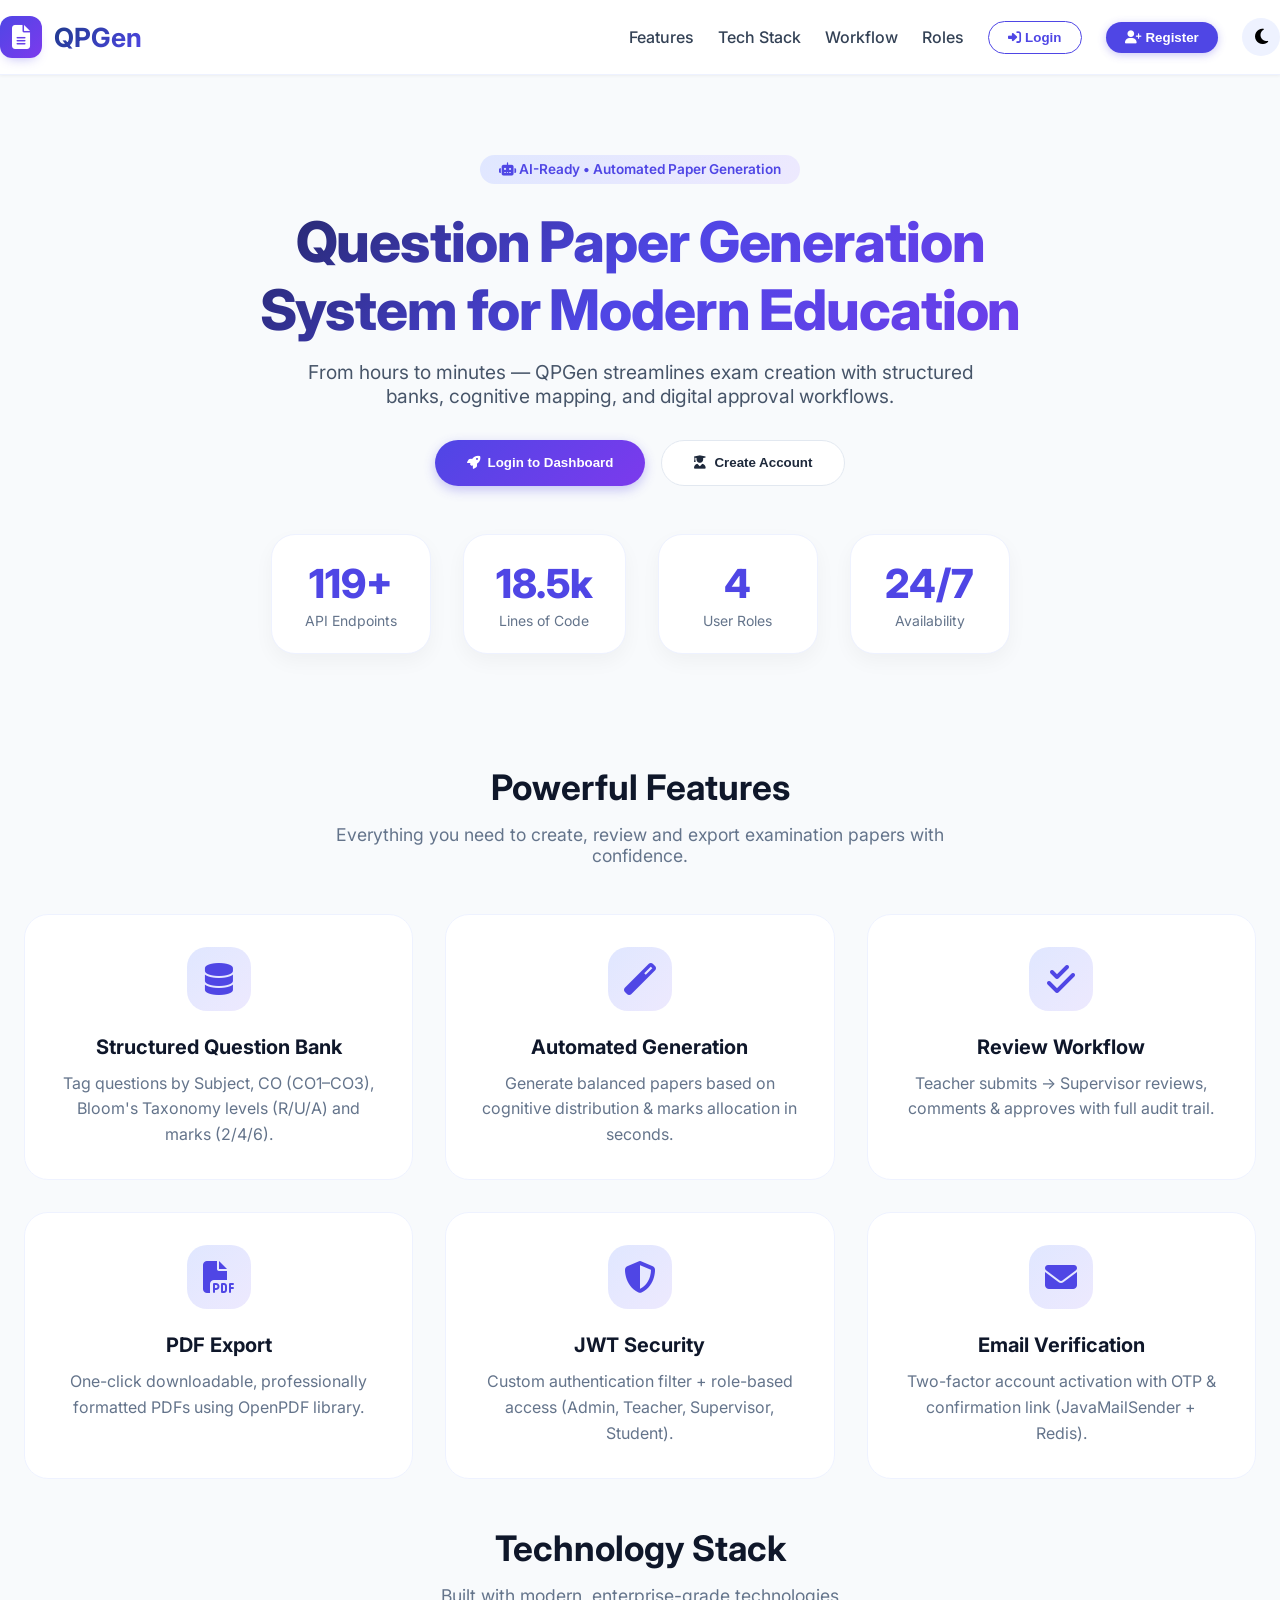
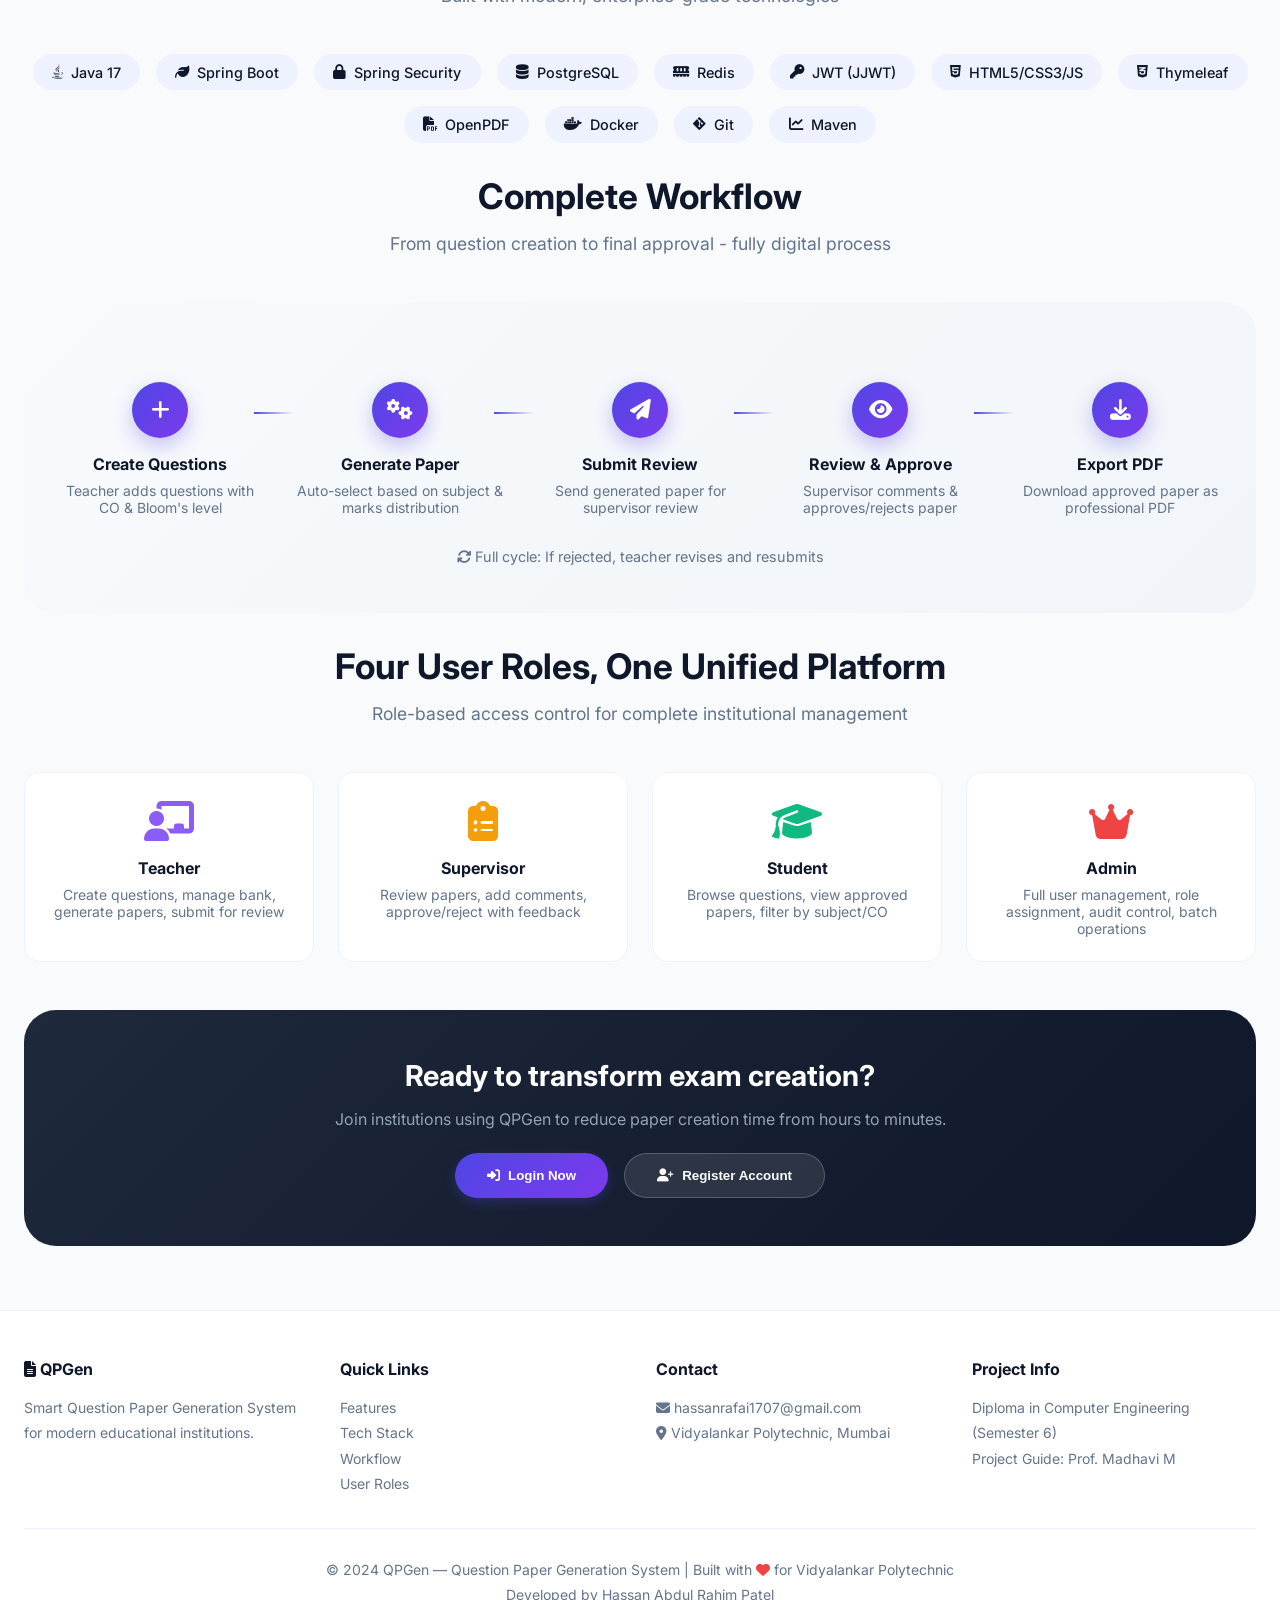
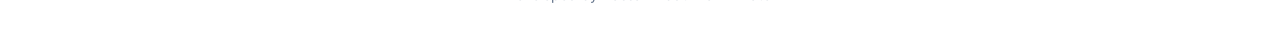
<file: FinalYearProject/src/main/resources/templates/index.html>
<!DOCTYPE html>
<html lang="en" xmlns:th="http://www.thymeleaf.org">
<head>
    <meta charset="UTF-8">
    <meta name="viewport" content="width=device-width, initial-scale=1.0">
    <title>QPGen | Smart Question Paper Generation System</title>
    <meta name="description" content="Automated question paper generation system with role-based access, CO mapping, and digital approval workflows.">
    <meta name="author" content="Hassan Abdul Rahim Patel">

    <!-- Font Awesome 6 -->
    <link rel="stylesheet" href="https://cdnjs.cloudflare.com/ajax/libs/font-awesome/6.4.0/css/all.min.css">

    <!-- Google Fonts -->
    <link href="https://fonts.googleapis.com/css2?family=Inter:opsz,wght@14..32,300;14..32,400;14..32,500;14..32,600;14..32,700;14..32,800&display=swap" rel="stylesheet">

    <!-- AOS Animation Library -->
    <link href="https://unpkg.com/aos@2.3.1/dist/aos.css" rel="stylesheet">

    <style>
        * {
            margin: 0;
            padding: 0;
            box-sizing: border-box;
        }

        body {
            font-family: 'Inter', sans-serif;
            background: #f8fafc;
            color: #0f172a;
            scroll-behavior: smooth;
            overflow-x: hidden;
        }

        /* Dark Mode */
        body.dark {
            background: #0b1120;
            color: #e2e8f0;
        }

        body.dark .navbar,
        body.dark .footer,
        body.dark .card,
        body.dark .feature-card,
        body.dark .stat-card,
        body.dark .workflow-card,
        body.dark .role-card {
            background: #111827;
            border-color: #1e293b;
        }

        body.dark .hero-badge {
            background: #1e293b;
            color: #93c5fd;
        }

        body.dark .tech-badge {
            background: #1e293b;
            color: #cbd5e1;
        }

        body.dark .btn-outline {
            border-color: #334155;
            color: #cbd5e1;
        }

        body.dark .btn-outline:hover {
            background: #1e293b;
            border-color: #4f46e5;
        }

        /* Custom Scrollbar */
        ::-webkit-scrollbar {
            width: 10px;
        }

        ::-webkit-scrollbar-track {
            background: #e2e8f0;
        }

        ::-webkit-scrollbar-thumb {
            background: #4f46e5;
            border-radius: 10px;
        }

        ::-webkit-scrollbar-thumb:hover {
            background: #4338ca;
        }

        body.dark ::-webkit-scrollbar-track {
            background: #1e293b;
        }

        /* Container */
        .container {
            max-width: 1280px;
            margin: 0 auto;
            padding: 0 24px;
        }

        /* Navigation */
        .navbar {
            background: rgba(255, 255, 255, 0.95);
            backdrop-filter: blur(10px);
            box-shadow: 0 1px 3px rgba(0, 0, 0, 0.05);
            position: sticky;
            top: 0;
            z-index: 1000;
            border-bottom: 1px solid #eef2ff;
            transition: all 0.3s ease;
        }

        body.dark .navbar {
            background: rgba(15, 23, 42, 0.95);
            border-bottom-color: #1e293b;
        }

        .nav-flex {
            display: flex;
            justify-content: space-between;
            align-items: center;
            padding: 1rem 0;
        }

        .logo {
            display: flex;
            align-items: center;
            gap: 12px;
        }

        .logo-icon {
            background: linear-gradient(135deg, #4f46e5, #7c3aed);
            width: 42px;
            height: 42px;
            border-radius: 12px;
            display: flex;
            align-items: center;
            justify-content: center;
            font-size: 1.5rem;
            color: white;
            box-shadow: 0 6px 12px -6px rgba(79, 70, 229, 0.4);
        }

        .logo h1 {
            font-size: 1.65rem;
            font-weight: 700;
            background: linear-gradient(135deg, #1e3a8a, #4f46e5);
            -webkit-background-clip: text;
            background-clip: text;
            color: transparent;
        }

        body.dark .logo h1 {
            background: linear-gradient(135deg, #60a5fa, #a78bfa);
            -webkit-background-clip: text;
            background-clip: text;
        }

        .nav-links {
            display: flex;
            gap: 1.5rem;
            align-items: center;
            flex-wrap: wrap;
        }

        .nav-links a {
            text-decoration: none;
            font-weight: 500;
            color: #334155;
            transition: 0.2s;
        }

        body.dark .nav-links a {
            color: #cbd5e1;
        }

        .nav-links a:hover {
            color: #4f46e5;
        }

        .btn-login {
            background: transparent;
            border: 1.5px solid #4f46e5;
            padding: 0.5rem 1.2rem;
            border-radius: 40px;
            font-weight: 600;
            color: #4f46e5;
            transition: 0.2s;
            cursor: pointer;
        }

        .btn-login:hover {
            background: #4f46e5;
            color: white;
            transform: translateY(-1px);
        }

        .btn-register {
            background: #4f46e5;
            border: none;
            padding: 0.5rem 1.2rem;
            border-radius: 40px;
            font-weight: 600;
            color: white;
            transition: 0.2s;
            cursor: pointer;
            box-shadow: 0 2px 8px rgba(79, 70, 229, 0.3);
        }

        .btn-register:hover {
            background: #4338ca;
            transform: translateY(-1px);
            box-shadow: 0 4px 12px rgba(79, 70, 229, 0.4);
        }

        .theme-toggle-btn {
            background: #eef2ff;
            border: none;
            width: 38px;
            height: 38px;
            border-radius: 50%;
            cursor: pointer;
            font-size: 1.1rem;
            display: flex;
            align-items: center;
            justify-content: center;
            transition: 0.2s;
        }

        body.dark .theme-toggle-btn {
            background: #1e293b;
            color: #facc15;
        }

        .theme-toggle-btn:hover {
            transform: rotate(15deg);
        }

        /* Mobile Menu Button */
        .mobile-menu-btn {
            display: none;
            background: none;
            border: none;
            font-size: 1.5rem;
            cursor: pointer;
            color: #334155;
        }

        body.dark .mobile-menu-btn {
            color: #cbd5e1;
        }

        /* Hero Section */
        .hero {
            padding: 5rem 0 4rem;
            text-align: center;
        }

        .hero-badge {
            display: inline-block;
            background: linear-gradient(135deg, #e0e7ff, #ede9fe);
            padding: 0.4rem 1.2rem;
            border-radius: 40px;
            font-size: 0.85rem;
            font-weight: 600;
            color: #4f46e5;
            margin-bottom: 1.5rem;
            animation: fadeInUp 0.6s ease;
        }

        .hero h1 {
            font-size: 3.5rem;
            font-weight: 800;
            letter-spacing: -0.02em;
            background: linear-gradient(135deg, #0f172a, #4f46e5, #7c3aed);
            -webkit-background-clip: text;
            background-clip: text;
            color: transparent;
            margin-bottom: 1rem;
            animation: fadeInUp 0.6s ease 0.1s both;
        }

        body.dark .hero h1 {
            background: linear-gradient(135deg, #e2e8f0, #a78bfa, #c4b5fd);
            -webkit-background-clip: text;
            background-clip: text;
        }

        .hero p {
            font-size: 1.2rem;
            max-width: 700px;
            margin: 1rem auto;
            color: #475569;
            animation: fadeInUp 0.6s ease 0.2s both;
        }

        body.dark .hero p {
            color: #94a3b8;
        }

        .cta-group {
            margin-top: 2rem;
            display: flex;
            gap: 1rem;
            justify-content: center;
            flex-wrap: wrap;
            animation: fadeInUp 0.6s ease 0.3s both;
        }

        .btn-primary {
            background: linear-gradient(135deg, #4f46e5, #7c3aed);
            color: white;
            padding: 0.9rem 2rem;
            border-radius: 40px;
            font-weight: 600;
            text-decoration: none;
            transition: all 0.3s;
            box-shadow: 0 4px 12px rgba(79, 70, 229, 0.3);
            display: inline-flex;
            align-items: center;
            gap: 0.5rem;
            border: none;
            cursor: pointer;
        }

        .btn-primary:hover {
            transform: translateY(-2px);
            box-shadow: 0 8px 20px rgba(79, 70, 229, 0.4);
        }

        .btn-secondary {
            background: white;
            color: #1e293b;
            padding: 0.9rem 2rem;
            border-radius: 40px;
            font-weight: 600;
            text-decoration: none;
            transition: all 0.3s;
            border: 1px solid #e2e8f0;
            display: inline-flex;
            align-items: center;
            gap: 0.5rem;
            cursor: pointer;
        }

        body.dark .btn-secondary {
            background: #1e293b;
            color: #e2e8f0;
            border-color: #334155;
        }

        .btn-secondary:hover {
            transform: translateY(-2px);
            box-shadow: 0 4px 12px rgba(0, 0, 0, 0.1);
        }

        /* Stats Section */
        .stats-grid {
            display: flex;
            flex-wrap: wrap;
            justify-content: center;
            gap: 2rem;
            margin: 3rem 0;
        }

        .stat-card {
            background: white;
            border-radius: 1.5rem;
            padding: 1.5rem 2rem;
            text-align: center;
            box-shadow: 0 8px 20px rgba(0, 0, 0, 0.04);
            border: 1px solid #eef2ff;
            min-width: 160px;
            transition: transform 0.3s;
        }

        .stat-card:hover {
            transform: translateY(-5px);
        }

        .stat-number {
            font-size: 2.5rem;
            font-weight: 800;
            color: #4f46e5;
        }

        .stat-label {
            color: #64748b;
            font-size: 0.875rem;
            margin-top: 0.25rem;
        }

        /* Section Titles */
        .section-title {
            font-size: 2.2rem;
            font-weight: 700;
            margin-bottom: 1rem;
            text-align: center;
        }

        .section-sub {
            text-align: center;
            color: #64748b;
            max-width: 680px;
            margin: 0 auto 3rem auto;
            font-size: 1.1rem;
        }

        /* Features Grid */
        .features-grid {
            display: grid;
            grid-template-columns: repeat(auto-fit, minmax(300px, 1fr));
            gap: 2rem;
            margin: 3rem 0;
        }

        .feature-card {
            background: white;
            border-radius: 1.5rem;
            padding: 2rem;
            border: 1px solid #eef2ff;
            transition: all 0.3s;
            text-align: center;
        }

        .feature-card:hover {
            transform: translateY(-8px);
            box-shadow: 0 20px 30px -12px rgba(0, 0, 0, 0.1);
        }

        .feature-icon {
            background: linear-gradient(135deg, #e0e7ff, #ede9fe);
            width: 64px;
            height: 64px;
            border-radius: 20px;
            display: flex;
            align-items: center;
            justify-content: center;
            font-size: 2rem;
            color: #4f46e5;
            margin: 0 auto 1.5rem;
        }

        .feature-card h3 {
            font-size: 1.25rem;
            margin-bottom: 0.75rem;
        }

        .feature-card p {
            color: #64748b;
            line-height: 1.6;
        }

        body.dark .feature-card p {
            color: #94a3b8;
        }

        /* Tech Stack */
        .tech-cloud {
            display: flex;
            flex-wrap: wrap;
            justify-content: center;
            gap: 1rem;
            margin: 2rem 0;
        }

        .tech-badge {
            background: #eef2ff;
            padding: 0.6rem 1.2rem;
            border-radius: 60px;
            font-weight: 500;
            font-size: 0.9rem;
            display: inline-flex;
            align-items: center;
            gap: 0.5rem;
            transition: transform 0.2s;
        }

        .tech-badge:hover {
            transform: scale(1.05);
        }

        body.dark .tech-badge {
            background: #1e293b;
        }

        /* Workflow Section */
        .workflow-section {
            background: linear-gradient(135deg, #f8fafc, #f1f5f9);
            border-radius: 2rem;
            padding: 3rem 2rem;
            margin: 2rem 0;
        }

        body.dark .workflow-section {
            background: linear-gradient(135deg, #0f172a, #111827);
        }

        .workflow-steps {
            display: flex;
            flex-wrap: wrap;
            justify-content: center;
            gap: 2rem;
            margin-top: 2rem;
        }

        .step {
            text-align: center;
            flex: 1;
            min-width: 140px;
            position: relative;
        }

        @media (min-width: 769px) {
            .step:not(:last-child)::after {
                content: '';
                position: absolute;
                top: 30px;
                right: -30px;
                width: 40px;
                height: 2px;
                background: linear-gradient(90deg, #4f46e5, transparent);
            }
        }

        .step .circle {
            background: linear-gradient(135deg, #4f46e5, #7c3aed);
            width: 56px;
            height: 56px;
            margin: 0 auto 1rem;
            border-radius: 60px;
            display: flex;
            align-items: center;
            justify-content: center;
            color: white;
            font-weight: bold;
            font-size: 1.3rem;
            box-shadow: 0 8px 20px rgba(79, 70, 229, 0.3);
        }

        .step h4 {
            margin-bottom: 0.5rem;
        }

        .step p {
            color: #64748b;
            font-size: 0.875rem;
        }

        body.dark .step p {
            color: #94a3b8;
        }

        /* Role Cards */
        .roles-grid {
            display: grid;
            grid-template-columns: repeat(auto-fit, minmax(220px, 1fr));
            gap: 1.5rem;
            margin: 2rem 0;
        }

        .role-card {
            background: white;
            border-radius: 1rem;
            padding: 1.5rem;
            text-align: center;
            border: 1px solid #eef2ff;
            transition: all 0.3s;
        }

        .role-card:hover {
            transform: translateY(-5px);
            box-shadow: 0 10px 25px -5px rgba(0, 0, 0, 0.1);
        }

        body.dark .role-card {
            background: #1e293b;
        }

        .role-icon {
            font-size: 2.5rem;
            margin-bottom: 0.75rem;
        }

        .role-card h4 {
            margin-bottom: 0.5rem;
        }

        .role-card p {
            color: #64748b;
            font-size: 0.875rem;
        }

        body.dark .role-card p {
            color: #94a3b8;
        }

        /* CTA Section */
        .cta-section {
            background: linear-gradient(135deg, #1e293b, #0f172a);
            border-radius: 2rem;
            padding: 3rem;
            text-align: center;
            margin: 3rem 0;
        }

        .cta-section h3 {
            color: white;
            font-size: 1.8rem;
            margin-bottom: 1rem;
        }

        .cta-section p {
            color: #94a3b8;
            margin-bottom: 1.5rem;
        }

        .cta-buttons {
            display: flex;
            gap: 1rem;
            justify-content: center;
            flex-wrap: wrap;
        }

        /* Footer */
        .footer {
            background: white;
            border-top: 1px solid #eef2ff;
            margin-top: 4rem;
            padding: 3rem 0 2rem;
        }

        body.dark .footer {
            background: #0f172a;
            border-top-color: #1e293b;
        }

        .footer-content {
            display: grid;
            grid-template-columns: repeat(auto-fit, minmax(250px, 1fr));
            gap: 2rem;
            margin-bottom: 2rem;
        }

        .footer-section h4 {
            margin-bottom: 1rem;
            font-size: 1rem;
        }

        .footer-section p, .footer-section a {
            color: #64748b;
            text-decoration: none;
            line-height: 1.8;
            font-size: 0.875rem;
        }

        .footer-section a:hover {
            color: #4f46e5;
        }

        .footer-bottom {
            text-align: center;
            padding-top: 2rem;
            border-top: 1px solid #eef2ff;
            color: #64748b;
            font-size: 0.875rem;
        }

        body.dark .footer-bottom {
            border-top-color: #1e293b;
        }

        /* Animations */
        @keyframes fadeInUp {
            from {
                opacity: 0;
                transform: translateY(30px);
            }
            to {
                opacity: 1;
                transform: translateY(0);
            }
        }

        /* Responsive */
        @media (max-width: 768px) {
            .nav-links {
                display: none;
                position: fixed;
                top: 70px;
                left: 0;
                right: 0;
                background: white;
                flex-direction: column;
                padding: 1rem;
                gap: 1rem;
                box-shadow: 0 4px 12px rgba(0, 0, 0, 0.1);
                border-radius: 0 0 1rem 1rem;
            }

            body.dark .nav-links {
                background: #1e293b;
            }

            .nav-links.active {
                display: flex;
            }

            .mobile-menu-btn {
                display: block;
            }

            .hero h1 {
                font-size: 2.2rem;
            }

            .section-title {
                font-size: 1.8rem;
            }

            .workflow-steps {
                flex-direction: column;
                align-items: center;
            }

            .cta-section {
                padding: 2rem;
            }

            .cta-section h3 {
                font-size: 1.4rem;
            }
        }
    </style>
</head>
<body>

<nav class="navbar">
    <div class="container nav-flex">
        <div class="logo">
            <div class="logo-icon"><i class="fas fa-file-alt"></i></div>
            <h1>QPGen</h1>
        </div>

        <button class="mobile-menu-btn" id="mobileMenuBtn">
            <i class="fas fa-bars"></i>
        </button>

        <div class="nav-links" id="navLinks">
            <a href="#features">Features</a>
            <a href="#tech">Tech Stack</a>
            <a href="#workflow">Workflow</a>
            <a href="#roles">Roles</a>
            <button class="btn-login" id="navLoginBtn"><i class="fas fa-sign-in-alt"></i> Login</button>
            <button class="btn-register" id="navRegisterBtn"><i class="fas fa-user-plus"></i> Register</button>
            <button class="theme-toggle-btn" id="darkModeToggle"><i class="fas fa-moon"></i></button>
        </div>
    </div>
</nav>

<main>
    <div class="container">
        <!-- Hero Section -->
        <div class="hero">
            <span class="hero-badge">
                <i class="fas fa-robot"></i> AI-Ready • Automated Paper Generation
            </span>
            <h1>Question Paper Generation<br>System for Modern Education</h1>
            <p>From hours to minutes — QPGen streamlines exam creation with structured banks, cognitive mapping, and digital approval workflows.</p>
            <div class="cta-group">
                <button class="btn-primary" id="heroLoginBtn">
                    <i class="fas fa-rocket"></i> Login to Dashboard
                </button>
                <button class="btn-secondary" id="heroRegisterBtn">
                    <i class="fas fa-user-graduate"></i> Create Account
                </button>
            </div>

            <!-- Stats -->
            <div class="stats-grid">
                <div class="stat-card">
                    <div class="stat-number">119+</div>
                    <div class="stat-label">API Endpoints</div>
                </div>
                <div class="stat-card">
                    <div class="stat-number">18.5k</div>
                    <div class="stat-label">Lines of Code</div>
                </div>
                <div class="stat-card">
                    <div class="stat-number">4</div>
                    <div class="stat-label">User Roles</div>
                </div>
                <div class="stat-card">
                    <div class="stat-number">24/7</div>
                    <div class="stat-label">Availability</div>
                </div>
            </div>
        </div>

        <!-- Features Section -->
        <div id="features">
            <h2 class="section-title">Powerful Features</h2>
            <div class="section-sub">Everything you need to create, review and export examination papers with confidence.</div>

            <div class="features-grid">
                <div class="feature-card" data-aos="fade-up" data-aos-delay="0">
                    <div class="feature-icon"><i class="fas fa-database"></i></div>
                    <h3>Structured Question Bank</h3>
                    <p>Tag questions by Subject, CO (CO1–CO3), Bloom's Taxonomy levels (R/U/A) and marks (2/4/6).</p>
                </div>
                <div class="feature-card" data-aos="fade-up" data-aos-delay="100">
                    <div class="feature-icon"><i class="fas fa-magic"></i></div>
                    <h3>Automated Generation</h3>
                    <p>Generate balanced papers based on cognitive distribution & marks allocation in seconds.</p>
                </div>
                <div class="feature-card" data-aos="fade-up" data-aos-delay="200">
                    <div class="feature-icon"><i class="fas fa-check-double"></i></div>
                    <h3>Review Workflow</h3>
                    <p>Teacher submits → Supervisor reviews, comments & approves with full audit trail.</p>
                </div>
                <div class="feature-card" data-aos="fade-up" data-aos-delay="300">
                    <div class="feature-icon"><i class="fas fa-file-pdf"></i></div>
                    <h3>PDF Export</h3>
                    <p>One-click downloadable, professionally formatted PDFs using OpenPDF library.</p>
                </div>
                <div class="feature-card" data-aos="fade-up" data-aos-delay="400">
                    <div class="feature-icon"><i class="fas fa-shield-alt"></i></div>
                    <h3>JWT Security</h3>
                    <p>Custom authentication filter + role-based access (Admin, Teacher, Supervisor, Student).</p>
                </div>
                <div class="feature-card" data-aos="fade-up" data-aos-delay="500">
                    <div class="feature-icon"><i class="fas fa-envelope"></i></div>
                    <h3>Email Verification</h3>
                    <p>Two-factor account activation with OTP & confirmation link (JavaMailSender + Redis).</p>
                </div>
            </div>
        </div>

        <!-- Technology Stack -->
        <div id="tech">
            <h2 class="section-title">Technology Stack</h2>
            <div class="section-sub">Built with modern, enterprise-grade technologies</div>

            <div class="tech-cloud">
                <span class="tech-badge"><i class="fab fa-java"></i> Java 17</span>
                <span class="tech-badge"><i class="fas fa-leaf"></i> Spring Boot</span>
                <span class="tech-badge"><i class="fas fa-lock"></i> Spring Security</span>
                <span class="tech-badge"><i class="fas fa-database"></i> PostgreSQL</span>
                <span class="tech-badge"><i class="fas fa-memory"></i> Redis</span>
                <span class="tech-badge"><i class="fas fa-key"></i> JWT (JJWT)</span>
                <span class="tech-badge"><i class="fab fa-html5"></i> HTML5/CSS3/JS</span>
                <span class="tech-badge"><i class="fab fa-css3-alt"></i> Thymeleaf</span>
                <span class="tech-badge"><i class="fas fa-file-pdf"></i> OpenPDF</span>
                <span class="tech-badge"><i class="fab fa-docker"></i> Docker</span>
                <span class="tech-badge"><i class="fab fa-git-alt"></i> Git</span>
                <span class="tech-badge"><i class="fas fa-chart-line"></i> Maven</span>
            </div>
        </div>

        <!-- Workflow Section -->
        <div id="workflow">
            <h2 class="section-title">Complete Workflow</h2>
            <div class="section-sub">From question creation to final approval - fully digital process</div>

            <div class="workflow-section">
                <div class="workflow-steps">
                    <div class="step">
                        <div class="circle"><i class="fas fa-plus"></i></div>
                        <h4>Create Questions</h4>
                        <p>Teacher adds questions with CO & Bloom's level</p>
                    </div>
                    <div class="step">
                        <div class="circle"><i class="fas fa-cogs"></i></div>
                        <h4>Generate Paper</h4>
                        <p>Auto-select based on subject & marks distribution</p>
                    </div>
                    <div class="step">
                        <div class="circle"><i class="fas fa-paper-plane"></i></div>
                        <h4>Submit Review</h4>
                        <p>Send generated paper for supervisor review</p>
                    </div>
                    <div class="step">
                        <div class="circle"><i class="fas fa-eye"></i></div>
                        <h4>Review & Approve</h4>
                        <p>Supervisor comments & approves/rejects paper</p>
                    </div>
                    <div class="step">
                        <div class="circle"><i class="fas fa-download"></i></div>
                        <h4>Export PDF</h4>
                        <p>Download approved paper as professional PDF</p>
                    </div>
                </div>
                <div style="text-align: center; margin-top: 2rem; font-size: 0.9rem; color: #64748b;">
                    <i class="fas fa-sync-alt"></i> Full cycle: If rejected, teacher revises and resubmits
                </div>
            </div>
        </div>

        <!-- User Roles Section -->
        <div id="roles">
            <h2 class="section-title">Four User Roles, One Unified Platform</h2>
            <div class="section-sub">Role-based access control for complete institutional management</div>

            <div class="roles-grid">
                <div class="role-card" data-aos="fade-up" data-aos-delay="0">
                    <div class="role-icon"><i class="fas fa-chalkboard-user" style="color: #8b5cf6;"></i></div>
                    <h4>Teacher</h4>
                    <p>Create questions, manage bank, generate papers, submit for review</p>
                </div>
                <div class="role-card" data-aos="fade-up" data-aos-delay="100">
                    <div class="role-icon"><i class="fas fa-clipboard-list" style="color: #f59e0b;"></i></div>
                    <h4>Supervisor</h4>
                    <p>Review papers, add comments, approve/reject with feedback</p>
                </div>
                <div class="role-card" data-aos="fade-up" data-aos-delay="200">
                    <div class="role-icon"><i class="fas fa-graduation-cap" style="color: #10b981;"></i></div>
                    <h4>Student</h4>
                    <p>Browse questions, view approved papers, filter by subject/CO</p>
                </div>
                <div class="role-card" data-aos="fade-up" data-aos-delay="300">
                    <div class="role-icon"><i class="fas fa-crown" style="color: #ef4444;"></i></div>
                    <h4>Admin</h4>
                    <p>Full user management, role assignment, audit control, batch operations</p>
                </div>
            </div>
        </div>

        <!-- CTA Section -->
        <div class="cta-section">
            <h3>Ready to transform exam creation?</h3>
            <p>Join institutions using QPGen to reduce paper creation time from hours to minutes.</p>
            <div class="cta-buttons">
                <button class="btn-primary" id="footerLoginBtn" style="background: linear-gradient(135deg, #4f46e5, #7c3aed);">
                    <i class="fas fa-sign-in-alt"></i> Login Now
                </button>
                <button class="btn-secondary" id="footerRegisterBtn" style="background: rgba(255,255,255,0.1); color: white; border-color: rgba(255,255,255,0.2);">
                    <i class="fas fa-user-plus"></i> Register Account
                </button>
            </div>
        </div>
    </div>
</main>

<footer class="footer">
    <div class="container">
        <div class="footer-content">
            <div class="footer-section">
                <h4><i class="fas fa-file-alt"></i> QPGen</h4>
                <p>Smart Question Paper Generation System for modern educational institutions.</p>
            </div>
            <div class="footer-section">
                <h4>Quick Links</h4>
                <p><a href="#features">Features</a></p>
                <p><a href="#tech">Tech Stack</a></p>
                <p><a href="#workflow">Workflow</a></p>
                <p><a href="#roles">User Roles</a></p>
            </div>
            <div class="footer-section">
                <h4>Contact</h4>
                <p><i class="fas fa-envelope"></i> hassanrafai1707@gmail.com</p>
                <p><i class="fas fa-map-marker-alt"></i> Vidyalankar Polytechnic, Mumbai</p>
            </div>
            <div class="footer-section">
                <h4>Project Info</h4>
                <p>Diploma in Computer Engineering (Semester 6)</p>
                <p>Project Guide: Prof. Madhavi M</p>
            </div>
        </div>
        <div class="footer-bottom">
            <p>&copy; 2024 QPGen — Question Paper Generation System | Built with <i class="fas fa-heart" style="color: #ef4444;"></i> for Vidyalankar Polytechnic</p>
            <p style="margin-top: 0.5rem;">Developed by Hassan Abdul Rahim Patel</p>
        </div>
    </div>
</footer>

<script src="https://unpkg.com/aos@2.3.1/dist/aos.js"></script>
<script th:src="@{/js/api.js}"></script>
<script>
    // Initialize AOS animations
    AOS.init({
        duration: 600,
        once: true,
        offset: 100
    });

    // Dark mode toggle
    const darkToggle = document.getElementById('darkModeToggle');
    const body = document.body;

    if (localStorage.getItem('qpgen-theme') === 'dark') {
        body.classList.add('dark');
        darkToggle.innerHTML = '<i class="fas fa-sun"></i>';
    }

    darkToggle.addEventListener('click', () => {
        body.classList.toggle('dark');
        const isDark = body.classList.contains('dark');
        localStorage.setItem('qpgen-theme', isDark ? 'dark' : 'light');
        darkToggle.innerHTML = isDark ? '<i class="fas fa-sun"></i>' : '<i class="fas fa-moon"></i>';
    });

    // Mobile menu toggle
    const mobileMenuBtn = document.getElementById('mobileMenuBtn');
    const navLinks = document.getElementById('navLinks');

    if (mobileMenuBtn) {
        mobileMenuBtn.addEventListener('click', () => {
            navLinks.classList.toggle('active');
        });
    }

    // Close mobile menu when clicking a link
    document.querySelectorAll('.nav-links a').forEach(link => {
        link.addEventListener('click', () => {
            navLinks.classList.remove('active');
        });
    });

    // Redirect to login/register pages
    const LOGIN_URL = '/login';
    const REGISTER_URL = '/register';

    const loginBtns = ['navLoginBtn', 'heroLoginBtn', 'footerLoginBtn'];
    const registerBtns = ['navRegisterBtn', 'heroRegisterBtn', 'footerRegisterBtn'];

    loginBtns.forEach(id => {
        const btn = document.getElementById(id);
        if (btn) {
            btn.addEventListener('click', (e) => {
                e.preventDefault();
                window.location.href = LOGIN_URL;
            });
        }
    });

    registerBtns.forEach(id => {
        const btn = document.getElementById(id);
        if (btn) {
            btn.addEventListener('click', (e) => {
                e.preventDefault();
                window.location.href = REGISTER_URL;
            });
        }
    });

    // Smooth scroll for anchor links
    document.querySelectorAll('a[href^="#"]').forEach(anchor => {
        anchor.addEventListener('click', function(e) {
            const href = this.getAttribute('href');
            if (href && href !== "#") {
                const target = document.querySelector(href);
                if (target) {
                    e.preventDefault();
                    target.scrollIntoView({ behavior: 'smooth' });
                    navLinks.classList.remove('active');
                }
            }
        });
    });
</script>
</body>
</html>
</file>
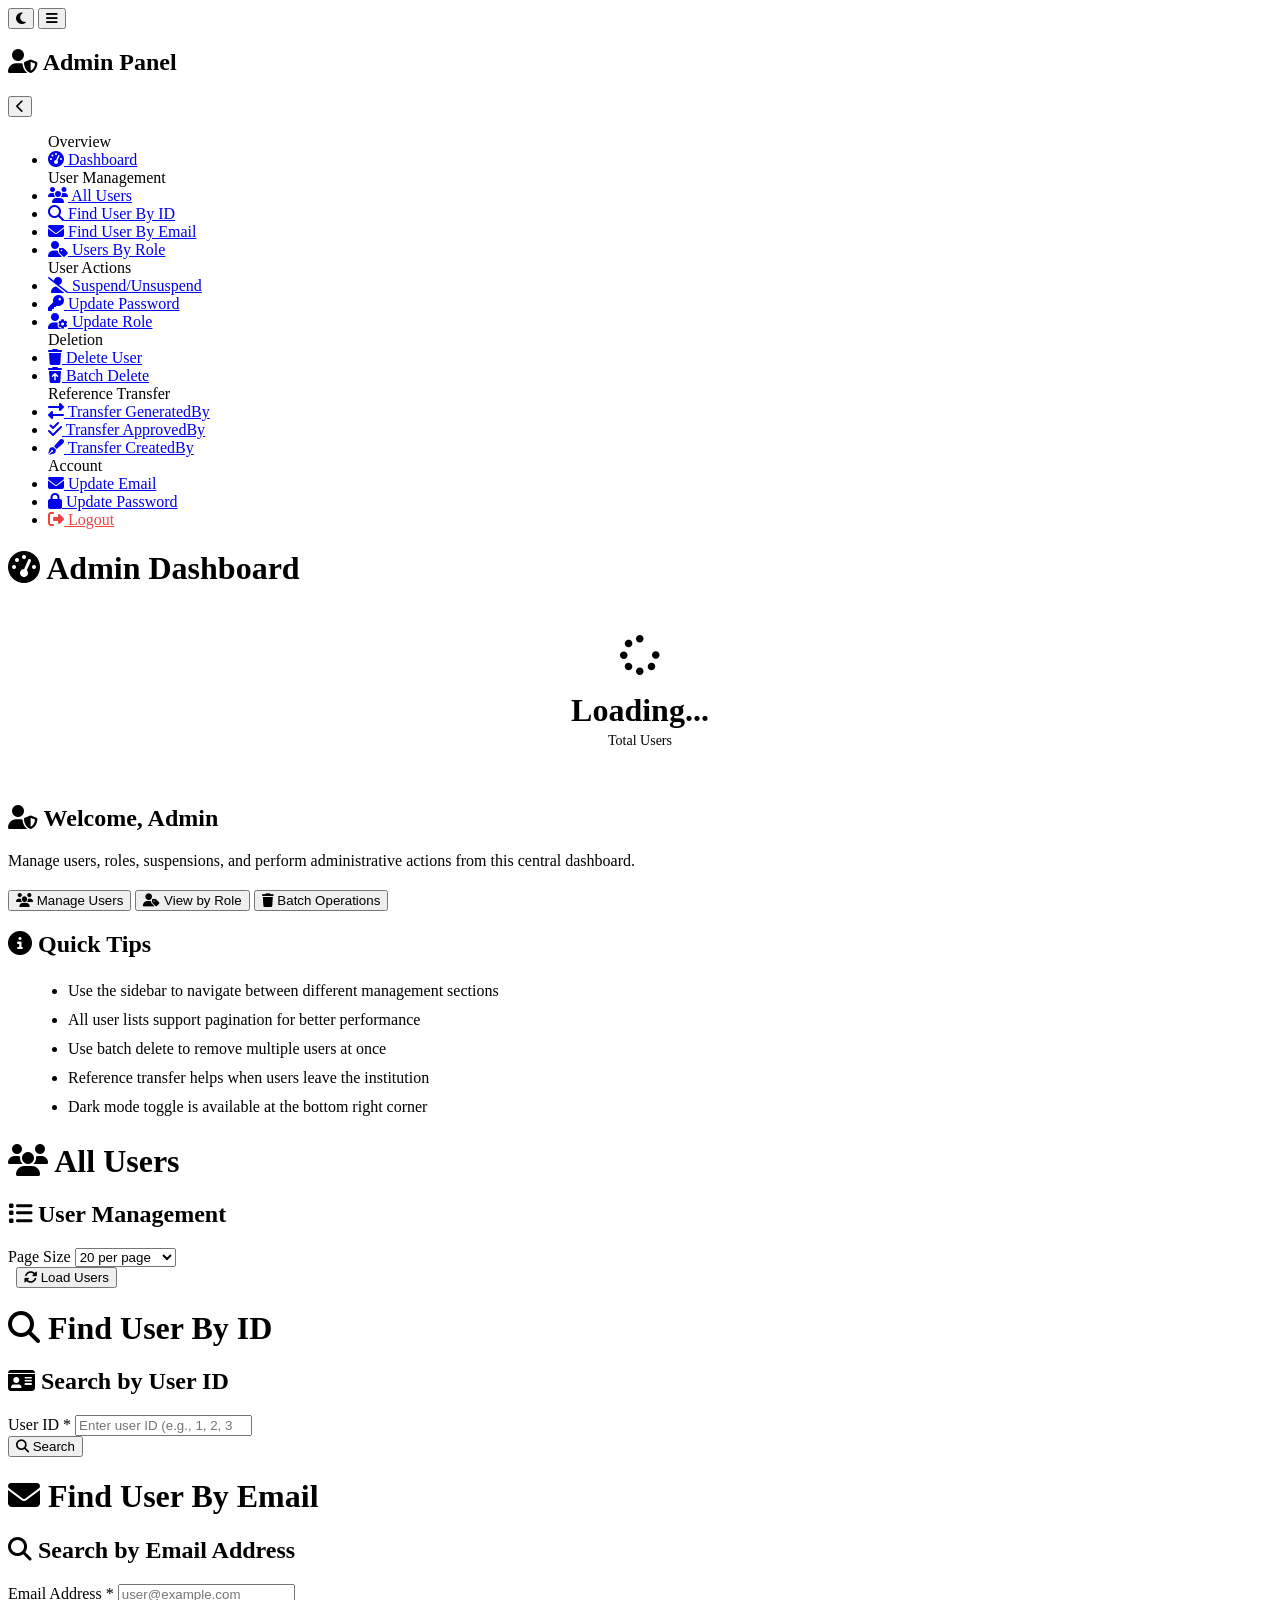
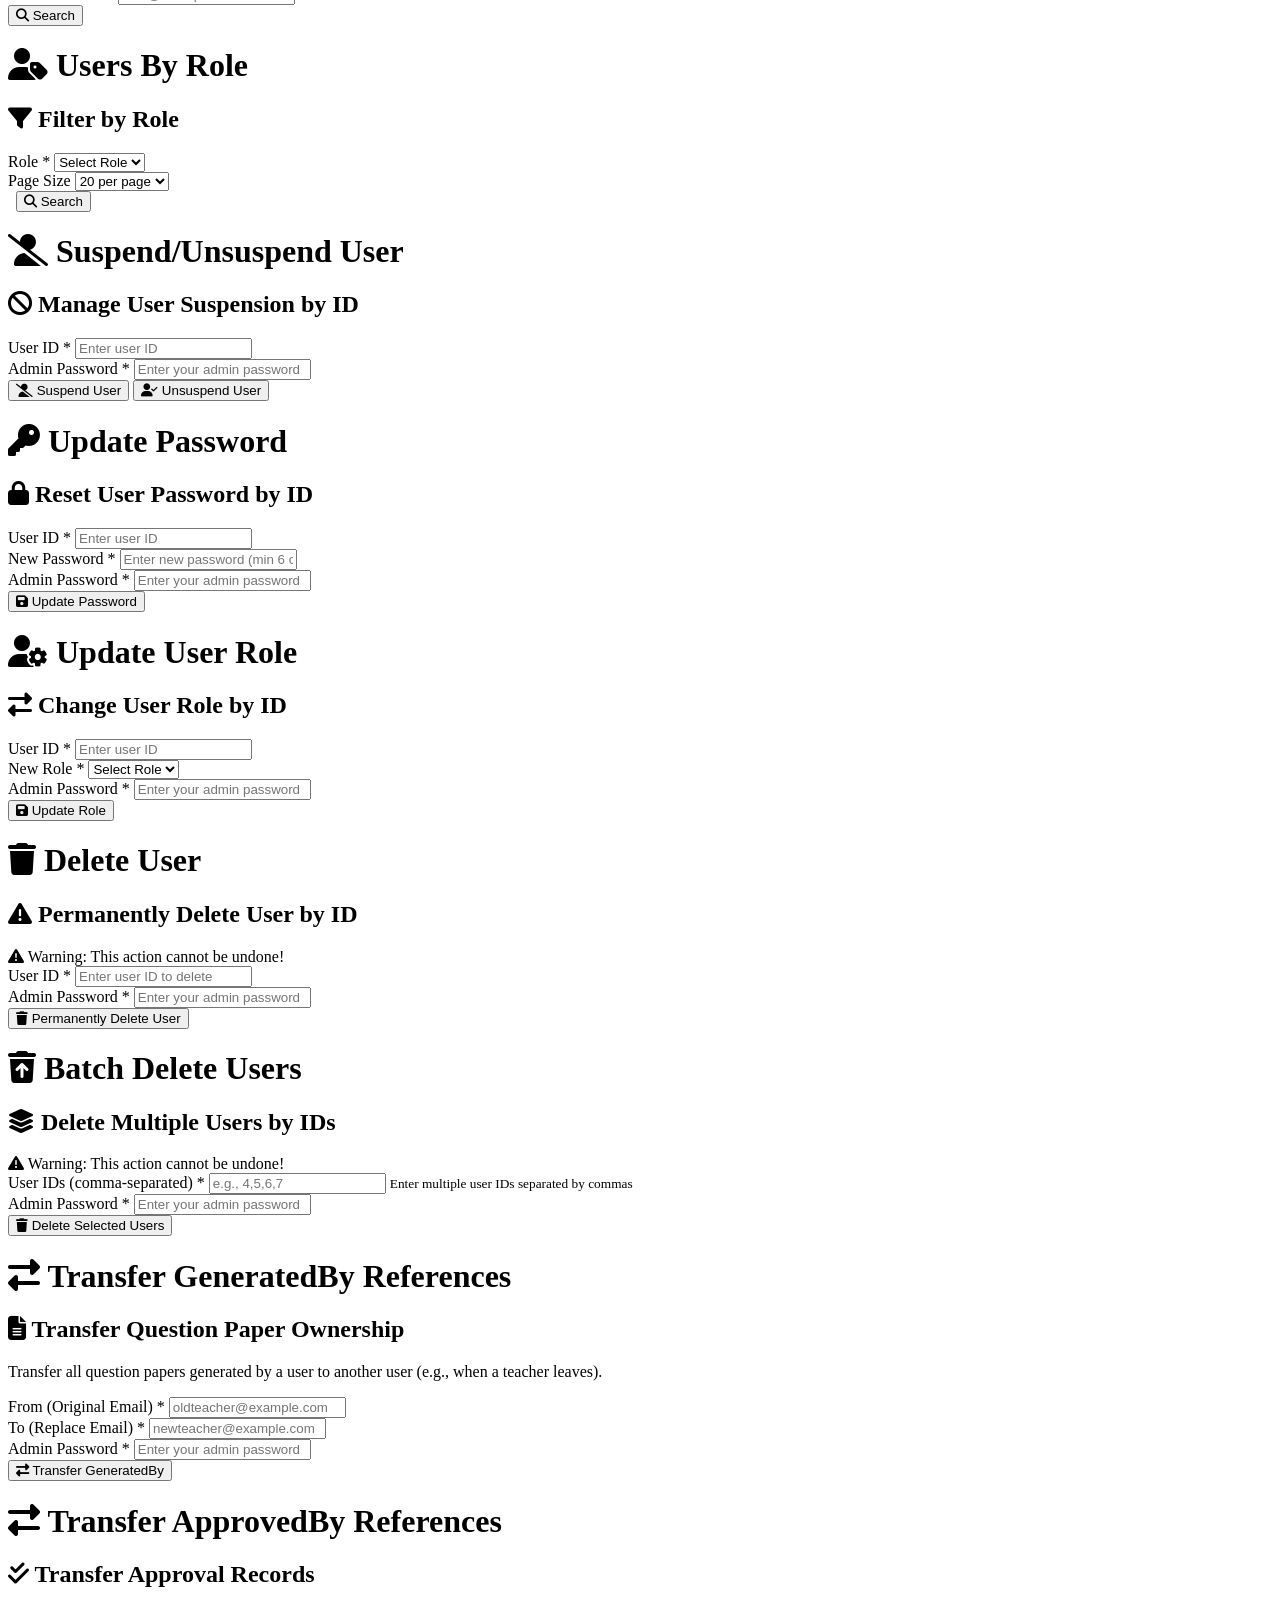
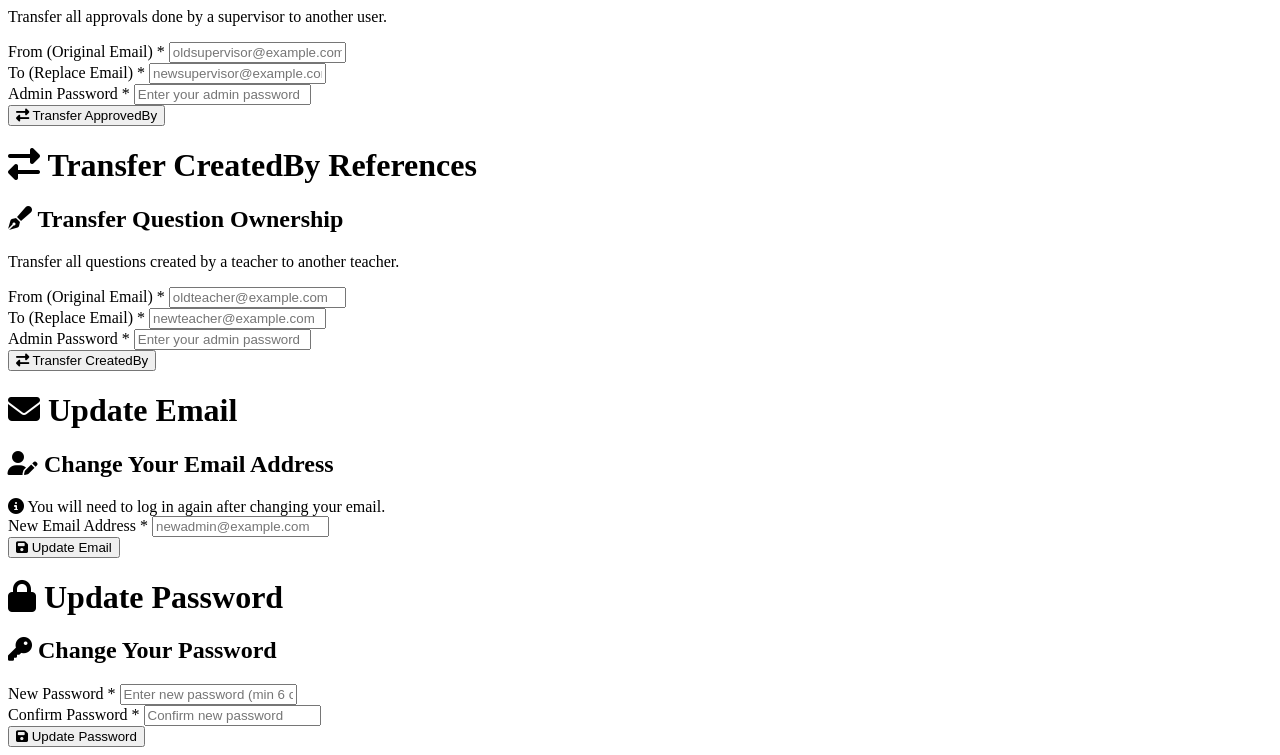
<file: FinalYearProject/src/main/resources/templates/admin.html>
<!DOCTYPE html>
<html lang="en" xmlns:th="http://www.thymeleaf.org">
<head>
    <meta charset="UTF-8">
    <meta name="viewport" content="width=device-width, initial-scale=1.0">
    <title>QPGen - Admin Dashboard | User Management System</title>
    <link rel="stylesheet" href="https://cdnjs.cloudflare.com/ajax/libs/font-awesome/6.4.0/css/all.min.css">
    <link rel="stylesheet" th:href="@{/css/main.css}">
    <style>
        /* Additional admin-specific styles */
        .stats-grid {
            display: grid;
            grid-template-columns: repeat(auto-fit, minmax(200px, 1fr));
            gap: 1.5rem;
            margin-bottom: 2rem;
        }

        .stat-card {
            background: white;
            border-radius: 1rem;
            padding: 1.5rem;
            text-align: center;
            box-shadow: var(--shadow-sm);
            border: 1px solid var(--border);
            transition: transform 0.2s, box-shadow 0.2s;
        }

        .stat-card:hover {
            transform: translateY(-4px);
            box-shadow: var(--shadow-md);
        }

        body.dark-mode .stat-card {
            background: #1e293b;
        }

        .stat-icon {
            font-size: 2.5rem;
            color: var(--primary);
            margin-bottom: 0.75rem;
        }

        .stat-number {
            font-size: 2rem;
            font-weight: 700;
            color: var(--dark);
        }

        body.dark-mode .stat-number {
            color: #e2e8f0;
        }

        .stat-label {
            color: var(--gray);
            font-size: 0.875rem;
            margin-top: 0.25rem;
        }

        .user-detail-card {
            background: white;
            border-radius: 1rem;
            overflow: hidden;
            box-shadow: var(--shadow-md);
            margin-top: 1rem;
        }

        body.dark-mode .user-detail-card {
            background: #1e293b;
        }

        .user-detail-header {
            display: flex;
            align-items: center;
            gap: 1rem;
            padding: 1.5rem;
            background: linear-gradient(135deg, var(--primary-light), white);
            border-bottom: 1px solid var(--border);
        }

        body.dark-mode .user-detail-header {
            background: linear-gradient(135deg, #1e293b, #0f172a);
        }

        .user-avatar {
            width: 64px;
            height: 64px;
            background: var(--primary);
            border-radius: 50%;
            display: flex;
            align-items: center;
            justify-content: center;
            color: white;
            font-size: 2rem;
        }

        .user-info h3 {
            margin: 0 0 0.25rem 0;
            font-size: 1.25rem;
        }

        .user-email {
            color: var(--gray);
            margin: 0;
        }

        .user-status {
            margin-left: auto;
            display: flex;
            gap: 0.5rem;
        }

        .user-detail-body {
            padding: 1.5rem;
        }

        .detail-row {
            display: flex;
            padding: 0.75rem 0;
            border-bottom: 1px solid var(--border);
        }

        .detail-row:last-child {
            border-bottom: none;
        }

        .detail-label {
            width: 140px;
            font-weight: 600;
            color: var(--dark);
        }

        .detail-value {
            flex: 1;
            color: var(--gray);
        }

        .checkbox-cell {
            width: 40px;
            text-align: center;
        }

        .icon-btn {
            background: transparent;
            padding: 0.5rem;
            border-radius: 0.5rem;
            color: var(--gray);
            font-size: 1rem;
        }

        .icon-btn:hover {
            background: var(--gray-light);
            transform: none;
            box-shadow: none;
        }

        .icon-btn.danger:hover {
            background: #fee2e2;
            color: var(--danger);
        }

        .icon-btn.success:hover {
            background: #d1fae5;
            color: var(--success);
        }

        .icon-btn.warning:hover {
            background: #fed7aa;
            color: var(--warning);
        }

        body.dark-mode .icon-btn.danger:hover {
            background: #7f1d1d;
            color: #fecaca;
        }

        body.dark-mode .icon-btn.success:hover {
            background: #064e3b;
            color: #a7f3d0;
        }

        .pagination-dots {
            padding: 0 0.5rem;
            color: var(--gray);
        }

        .role-select {
            padding: 0.25rem 0.5rem;
            font-size: 0.75rem;
            border-radius: 0.375rem;
        }

        .status-badge {
            display: inline-flex;
            align-items: center;
            gap: 0.25rem;
            padding: 0.25rem 0.5rem;
            border-radius: 20px;
            font-size: 0.75rem;
            font-weight: 600;
        }

        .status-active {
            background: #dcfce7;
            color: #166534;
        }

        .status-suspended {
            background: #fee2e2;
            color: #991b1b;
        }

        body.dark-mode .status-active {
            background: #14532d;
            color: #bbf7d0;
        }

        body.dark-mode .status-suspended {
            background: #7f1d1d;
            color: #fecaca;
        }

        .transfer-section {
            border-left: 3px solid var(--warning);
        }
    </style>
</head>
<body>

<!-- Theme Toggle -->
<button class="theme-toggle" id="themeToggle" title="Toggle Dark Mode">
    <i class="fas fa-moon"></i>
</button>

<!-- Mobile Menu Toggle -->
<button class="mobile-menu-toggle" onclick="toggleMobileMenu()">
    <i class="fas fa-bars"></i>
</button>

<div class="dashboard">
    <!-- Sidebar -->
    <div class="sidebar" id="sidebar">
        <div class="sidebar-header">
            <h2><i class="fas fa-user-shield"></i> Admin Panel</h2>
            <button class="toggle-btn" id="toggleBtn" onclick="toggleSidebar()">
                <i class="fas fa-chevron-left"></i>
            </button>
        </div>
        <ul>
            <!-- Dashboard -->
            <div class="menu-category">Overview</div>
            <li><a href="#" onclick="showSection('dashboardHome')" class="active">
                <i class="fas fa-tachometer-alt"></i>
                <span>Dashboard</span>
            </a></li>

            <!-- User Management -->
            <div class="menu-category">User Management</div>
            <li><a href="#" onclick="showSection('allUsersPaged')">
                <i class="fas fa-users"></i>
                <span>All Users</span>
            </a></li>
            <li><a href="#" onclick="showSection('findUserById')">
                <i class="fas fa-search"></i>
                <span>Find User By ID</span>
            </a></li>
            <li><a href="#" onclick="showSection('findUserByEmail')">
                <i class="fas fa-envelope"></i>
                <span>Find User By Email</span>
            </a></li>
            <li><a href="#" onclick="showSection('usersByRolePaged')">
                <i class="fas fa-user-tag"></i>
                <span>Users By Role</span>
            </a></li>

            <!-- User Actions -->
            <div class="menu-category">User Actions</div>
            <li><a href="#" onclick="showSection('suspendById')">
                <i class="fas fa-user-slash"></i>
                <span>Suspend/Unsuspend</span>
            </a></li>
            <li><a href="#" onclick="showSection('updatePasswordById')">
                <i class="fas fa-key"></i>
                <span>Update Password</span>
            </a></li>
            <li><a href="#" onclick="showSection('updateRoleById')">
                <i class="fas fa-user-cog"></i>
                <span>Update Role</span>
            </a></li>

            <!-- Deletion Management -->
            <div class="menu-category">Deletion</div>
            <li><a href="#" onclick="showSection('deleteById')">
                <i class="fas fa-trash"></i>
                <span>Delete User</span>
            </a></li>
            <li><a href="#" onclick="showSection('batchDeleteById')">
                <i class="fas fa-trash-restore"></i>
                <span>Batch Delete</span>
            </a></li>

            <!-- Reference Transfer -->
            <div class="menu-category">Reference Transfer</div>
            <li><a href="#" onclick="showSection('updateGeneratedByEmail')">
                <i class="fas fa-exchange-alt"></i>
                <span>Transfer GeneratedBy</span>
            </a></li>
            <li><a href="#" onclick="showSection('updateApprovedByEmail')">
                <i class="fas fa-check-double"></i>
                <span>Transfer ApprovedBy</span>
            </a></li>
            <li><a href="#" onclick="showSection('updateCreatedByEmail')">
                <i class="fas fa-pen-fancy"></i>
                <span>Transfer CreatedBy</span>
            </a></li>

            <!-- Account Settings -->
            <div class="menu-category">Account</div>
            <li><a href="#" onclick="showSection('updateAdminEmail')">
                <i class="fas fa-envelope"></i>
                <span>Update Email</span>
            </a></li>
            <li><a href="#" onclick="showSection('updateAdminPassword')">
                <i class="fas fa-lock"></i>
                <span>Update Password</span>
            </a></li>

            <li><a href="#" onclick="logout()" style="color: #ef4444;">
                <i class="fas fa-sign-out-alt"></i>
                <span>Logout</span>
            </a></li>
        </ul>
    </div>

    <!-- Main Content -->
    <div class="main-content" id="mainContent">

        <!-- ==================== DASHBOARD HOME ==================== -->
        <div id="dashboardHome" class="section active">
            <h1><i class="fas fa-tachometer-alt"></i> Admin Dashboard</h1>

            <div class="stats-grid" id="dashboardStats">
                <div class="stat-card">
                    <div class="stat-icon"><i class="fas fa-spinner fa-pulse"></i></div>
                    <div class="stat-number">Loading...</div>
                    <div class="stat-label">Total Users</div>
                </div>
            </div>

            <div class="card">
                <h2><i class="fas fa-user-shield"></i> Welcome, <span id="adminName">Admin</span></h2>
                <p>Manage users, roles, suspensions, and perform administrative actions from this central dashboard.</p>
                <div class="action-buttons" style="margin-top: 20px;">
                    <button onclick="showSection('allUsersPaged')" class="primary">
                        <i class="fas fa-users"></i> Manage Users
                    </button>
                    <button onclick="showSection('usersByRolePaged')" class="secondary">
                        <i class="fas fa-user-tag"></i> View by Role
                    </button>
                    <button onclick="showSection('batchDeleteById')" class="danger">
                        <i class="fas fa-trash"></i> Batch Operations
                    </button>
                </div>
            </div>

            <div class="card">
                <h2><i class="fas fa-info-circle"></i> Quick Tips</h2>
                <ul style="margin-left: 20px; line-height: 1.8;">
                    <li>Use the sidebar to navigate between different management sections</li>
                    <li>All user lists support pagination for better performance</li>
                    <li>Use batch delete to remove multiple users at once</li>
                    <li>Reference transfer helps when users leave the institution</li>
                    <li>Dark mode toggle is available at the bottom right corner</li>
                </ul>
            </div>
        </div>

        <!-- ==================== ALL USERS PAGINATED ==================== -->
        <div id="allUsersPaged" class="section">
            <h1><i class="fas fa-users"></i> All Users</h1>
            <div class="card">
                <h2><i class="fas fa-list"></i> User Management</h2>
                <div class="form-row">
                    <div class="form-group">
                        <label>Page Size</label>
                        <select id="pageSizeAllUsers">
                            <option value="10">10 per page</option>
                            <option value="20" selected>20 per page</option>
                            <option value="50">50 per page</option>
                            <option value="100">100 per page</option>
                        </select>
                    </div>
                    <div class="form-group">
                        <label>&nbsp;</label>
                        <button onclick="loadAllUsersPaged()"><i class="fas fa-sync-alt"></i> Load Users</button>
                    </div>
                </div>
                <div id="allUsersPagedResult"></div>
                <div id="allUsersPagination"></div>
            </div>
        </div>

        <!-- ==================== FIND USER BY ID ==================== -->
        <div id="findUserById" class="section">
            <h1><i class="fas fa-search"></i> Find User By ID</h1>
            <div class="card">
                <h2><i class="fas fa-id-card"></i> Search by User ID</h2>
                <div class="form-group">
                    <label>User ID *</label>
                    <input type="number" id="userId" placeholder="Enter user ID (e.g., 1, 2, 3...)">
                </div>
                <button onclick="findUserById()"><i class="fas fa-search"></i> Search</button>
                <div id="findUserByIdResult"></div>
            </div>
        </div>

        <!-- ==================== FIND USER BY EMAIL ==================== -->
        <div id="findUserByEmail" class="section">
            <h1><i class="fas fa-envelope"></i> Find User By Email</h1>
            <div class="card">
                <h2><i class="fas fa-search"></i> Search by Email Address</h2>
                <div class="form-group">
                    <label>Email Address *</label>
                    <input type="email" id="userEmail" placeholder="user@example.com">
                </div>
                <button onclick="findUserByEmail()"><i class="fas fa-search"></i> Search</button>
                <div id="findUserByEmailResult"></div>
            </div>
        </div>

        <!-- ==================== USERS BY ROLE ==================== -->
        <div id="usersByRolePaged" class="section">
            <h1><i class="fas fa-user-tag"></i> Users By Role</h1>
            <div class="card">
                <h2><i class="fas fa-filter"></i> Filter by Role</h2>
                <div class="form-row">
                    <div class="form-group">
                        <label>Role *</label>
                        <select id="userRole">
                            <option value="">Select Role</option>
                            <option value="ROLE_ADMIN">Admin</option>
                            <option value="ROLE_TEACHER">Teacher</option>
                            <option value="ROLE_STUDENT">Student</option>
                            <option value="ROLE_SUPERVISOR">Supervisor</option>
                        </select>
                    </div>
                    <div class="form-group">
                        <label>Page Size</label>
                        <select id="pageSizeByRole">
                            <option value="10">10 per page</option>
                            <option value="20" selected>20 per page</option>
                            <option value="50">50 per page</option>
                        </select>
                    </div>
                    <div class="form-group">
                        <label>&nbsp;</label>
                        <button onclick="searchUsersByRolePaged()"><i class="fas fa-search"></i> Search</button>
                    </div>
                </div>
                <div id="usersByRolePagedResult"></div>
                <div id="usersByRolePagination"></div>
            </div>
        </div>

        <!-- ==================== SUSPEND/UNSUSPEND BY ID ==================== -->
        <div id="suspendById" class="section">
            <h1><i class="fas fa-user-slash"></i> Suspend/Unsuspend User</h1>
            <div class="card">
                <h2><i class="fas fa-ban"></i> Manage User Suspension by ID</h2>
                <div class="form-group">
                    <label>User ID *</label>
                    <input type="number" id="suspendUserId" placeholder="Enter user ID">
                </div>
                <div class="form-group">
                    <label>Admin Password *</label>
                    <input type="password" id="suspendIdPassword" placeholder="Enter your admin password">
                </div>
                <div class="action-buttons">
                    <button class="warning" onclick="suspendUserById()"><i class="fas fa-user-slash"></i> Suspend User</button>
                    <button class="success" onclick="unsuspendUserById()"><i class="fas fa-user-check"></i> Unsuspend User</button>
                </div>
                <div id="suspendByIdResult"></div>
            </div>
        </div>

        <!-- ==================== UPDATE PASSWORD BY ID ==================== -->
        <div id="updatePasswordById" class="section">
            <h1><i class="fas fa-key"></i> Update Password</h1>
            <div class="card">
                <h2><i class="fas fa-lock"></i> Reset User Password by ID</h2>
                <div class="form-group">
                    <label>User ID *</label>
                    <input type="number" id="updatePassUserId" placeholder="Enter user ID">
                </div>
                <div class="form-group">
                    <label>New Password *</label>
                    <input type="password" id="newPasswordById" placeholder="Enter new password (min 6 characters)">
                </div>
                <div class="form-group">
                    <label>Admin Password *</label>
                    <input type="password" id="adminPassById" placeholder="Enter your admin password">
                </div>
                <button onclick="updatePasswordById()"><i class="fas fa-save"></i> Update Password</button>
                <div id="updatePasswordByIdResult"></div>
            </div>
        </div>

        <!-- ==================== UPDATE ROLE BY ID ==================== -->
        <div id="updateRoleById" class="section">
            <h1><i class="fas fa-user-cog"></i> Update User Role</h1>
            <div class="card">
                <h2><i class="fas fa-exchange-alt"></i> Change User Role by ID</h2>
                <div class="form-group">
                    <label>User ID *</label>
                    <input type="number" id="updateRoleUserId" placeholder="Enter user ID">
                </div>
                <div class="form-group">
                    <label>New Role *</label>
                    <select id="newRoleById">
                        <option value="">Select Role</option>
                        <option value="ROLE_ADMIN">Admin</option>
                        <option value="ROLE_TEACHER">Teacher</option>
                        <option value="ROLE_STUDENT">Student</option>
                        <option value="ROLE_SUPERVISOR">Supervisor</option>
                    </select>
                </div>
                <div class="form-group">
                    <label>Admin Password *</label>
                    <input type="password" id="updateRolePass" placeholder="Enter your admin password">
                </div>
                <button onclick="updateRoleById()"><i class="fas fa-save"></i> Update Role</button>
                <div id="updateRoleByIdResult"></div>
            </div>
        </div>

        <!-- ==================== DELETE BY ID ==================== -->
        <div id="deleteById" class="section">
            <h1><i class="fas fa-trash"></i> Delete User</h1>
            <div class="card">
                <h2><i class="fas fa-exclamation-triangle"></i> Permanently Delete User by ID</h2>
                <div class="alert warning">
                    <i class="fas fa-exclamation-triangle"></i> Warning: This action cannot be undone!
                </div>
                <div class="form-group">
                    <label>User ID *</label>
                    <input type="number" id="deleteUserId" placeholder="Enter user ID to delete">
                </div>
                <div class="form-group">
                    <label>Admin Password *</label>
                    <input type="password" id="deleteIdPassword" placeholder="Enter your admin password">
                </div>
                <button class="delete" onclick="deleteUserById()"><i class="fas fa-trash"></i> Permanently Delete User</button>
                <div id="deleteByIdResult"></div>
            </div>
        </div>

        <!-- ==================== BATCH DELETE BY IDS ==================== -->
        <div id="batchDeleteById" class="section">
            <h1><i class="fas fa-trash-restore"></i> Batch Delete Users</h1>
            <div class="card">
                <h2><i class="fas fa-layer-group"></i> Delete Multiple Users by IDs</h2>
                <div class="alert warning">
                    <i class="fas fa-exclamation-triangle"></i> Warning: This action cannot be undone!
                </div>
                <div class="form-group">
                    <label>User IDs (comma-separated) *</label>
                    <input type="text" id="batchDeleteIds" placeholder="e.g., 4,5,6,7">
                    <small>Enter multiple user IDs separated by commas</small>
                </div>
                <div class="form-group">
                    <label>Admin Password *</label>
                    <input type="password" id="batchDeleteIdPassword" placeholder="Enter your admin password">
                </div>
                <button class="delete" onclick="batchDeleteByIds()"><i class="fas fa-trash"></i> Delete Selected Users</button>
                <div id="batchDeleteByIdResult"></div>
            </div>
        </div>

        <!-- ==================== TRANSFER GENERATEDBY ==================== -->
        <div id="updateGeneratedByEmail" class="section">
            <h1><i class="fas fa-exchange-alt"></i> Transfer GeneratedBy References</h1>
            <div class="card transfer-section">
                <h2><i class="fas fa-file-alt"></i> Transfer Question Paper Ownership</h2>
                <p>Transfer all question papers generated by a user to another user (e.g., when a teacher leaves).</p>
                <div class="form-group">
                    <label>From (Original Email) *</label>
                    <input type="email" id="originalEmail" placeholder="oldteacher@example.com">
                </div>
                <div class="form-group">
                    <label>To (Replace Email) *</label>
                    <input type="email" id="replaceEmail" placeholder="newteacher@example.com">
                </div>
                <div class="form-group">
                    <label>Admin Password *</label>
                    <input type="password" id="updateGenByEmailPass" placeholder="Enter your admin password">
                </div>
                <button onclick="updateGeneratedByEmail()"><i class="fas fa-exchange-alt"></i> Transfer GeneratedBy</button>
                <div id="updateGeneratedByEmailResult"></div>
            </div>
        </div>

        <!-- ==================== TRANSFER APPROVEDBY ==================== -->
        <div id="updateApprovedByEmail" class="section">
            <h1><i class="fas fa-exchange-alt"></i> Transfer ApprovedBy References</h1>
            <div class="card transfer-section">
                <h2><i class="fas fa-check-double"></i> Transfer Approval Records</h2>
                <p>Transfer all approvals done by a supervisor to another user.</p>
                <div class="form-group">
                    <label>From (Original Email) *</label>
                    <input type="email" id="originalApprovedEmail" placeholder="oldsupervisor@example.com">
                </div>
                <div class="form-group">
                    <label>To (Replace Email) *</label>
                    <input type="email" id="replaceApprovedEmail" placeholder="newsupervisor@example.com">
                </div>
                <div class="form-group">
                    <label>Admin Password *</label>
                    <input type="password" id="updateAppByEmailPass" placeholder="Enter your admin password">
                </div>
                <button onclick="updateApprovedByEmail()"><i class="fas fa-exchange-alt"></i> Transfer ApprovedBy</button>
                <div id="updateApprovedByEmailResult"></div>
            </div>
        </div>

        <!-- ==================== TRANSFER CREATEDBY ==================== -->
        <div id="updateCreatedByEmail" class="section">
            <h1><i class="fas fa-exchange-alt"></i> Transfer CreatedBy References</h1>
            <div class="card transfer-section">
                <h2><i class="fas fa-pen-fancy"></i> Transfer Question Ownership</h2>
                <p>Transfer all questions created by a teacher to another teacher.</p>
                <div class="form-group">
                    <label>From (Original Email) *</label>
                    <input type="email" id="originalCreatedEmail" placeholder="oldteacher@example.com">
                </div>
                <div class="form-group">
                    <label>To (Replace Email) *</label>
                    <input type="email" id="replaceCreatedEmail" placeholder="newteacher@example.com">
                </div>
                <div class="form-group">
                    <label>Admin Password *</label>
                    <input type="password" id="updateCreatedByEmailPass" placeholder="Enter your admin password">
                </div>
                <button onclick="updateCreatedByEmail()"><i class="fas fa-exchange-alt"></i> Transfer CreatedBy</button>
                <div id="updateCreatedByEmailResult"></div>
            </div>
        </div>

        <!-- ==================== UPDATE ADMIN EMAIL ==================== -->
        <div id="updateAdminEmail" class="section">
            <h1><i class="fas fa-envelope"></i> Update Email</h1>
            <div class="card">
                <h2><i class="fas fa-user-edit"></i> Change Your Email Address</h2>
                <div class="alert info">
                    <i class="fas fa-info-circle"></i> You will need to log in again after changing your email.
                </div>
                <div class="form-group">
                    <label>New Email Address *</label>
                    <input type="email" id="newAdminEmail" placeholder="newadmin@example.com">
                </div>
                <button onclick="updateAdminEmail()"><i class="fas fa-save"></i> Update Email</button>
                <div id="updateAdminEmailResult"></div>
            </div>
        </div>

        <!-- ==================== UPDATE ADMIN PASSWORD ==================== -->
        <div id="updateAdminPassword" class="section">
            <h1><i class="fas fa-lock"></i> Update Password</h1>
            <div class="card">
                <h2><i class="fas fa-key"></i> Change Your Password</h2>
                <div class="form-group">
                    <label>New Password *</label>
                    <input type="password" id="newAdminPassword" placeholder="Enter new password (min 6 characters)">
                </div>
                <div class="form-group">
                    <label>Confirm Password *</label>
                    <input type="password" id="confirmAdminPassword" placeholder="Confirm new password">
                </div>
                <button onclick="updateAdminPassword()"><i class="fas fa-save"></i> Update Password</button>
                <div id="updateAdminPasswordResult"></div>
            </div>
        </div>

    </div>
</div>

<!-- Scripts -->
<script th:src="@{/js/api.js}"></script>
<script th:src="@{/js/common-dashboard.js}"></script>
<script th:src="@{/js/admin-dashboard.js}"></script>

<script>
    // Additional initialization for admin dashboard
    document.addEventListener('DOMContentLoaded', async function() {
        // Load dashboard stats
        if (typeof loadDashboardStats === 'function') {
            await loadDashboardStats();
        }
    });
</script>

</body>
</html>
</file>
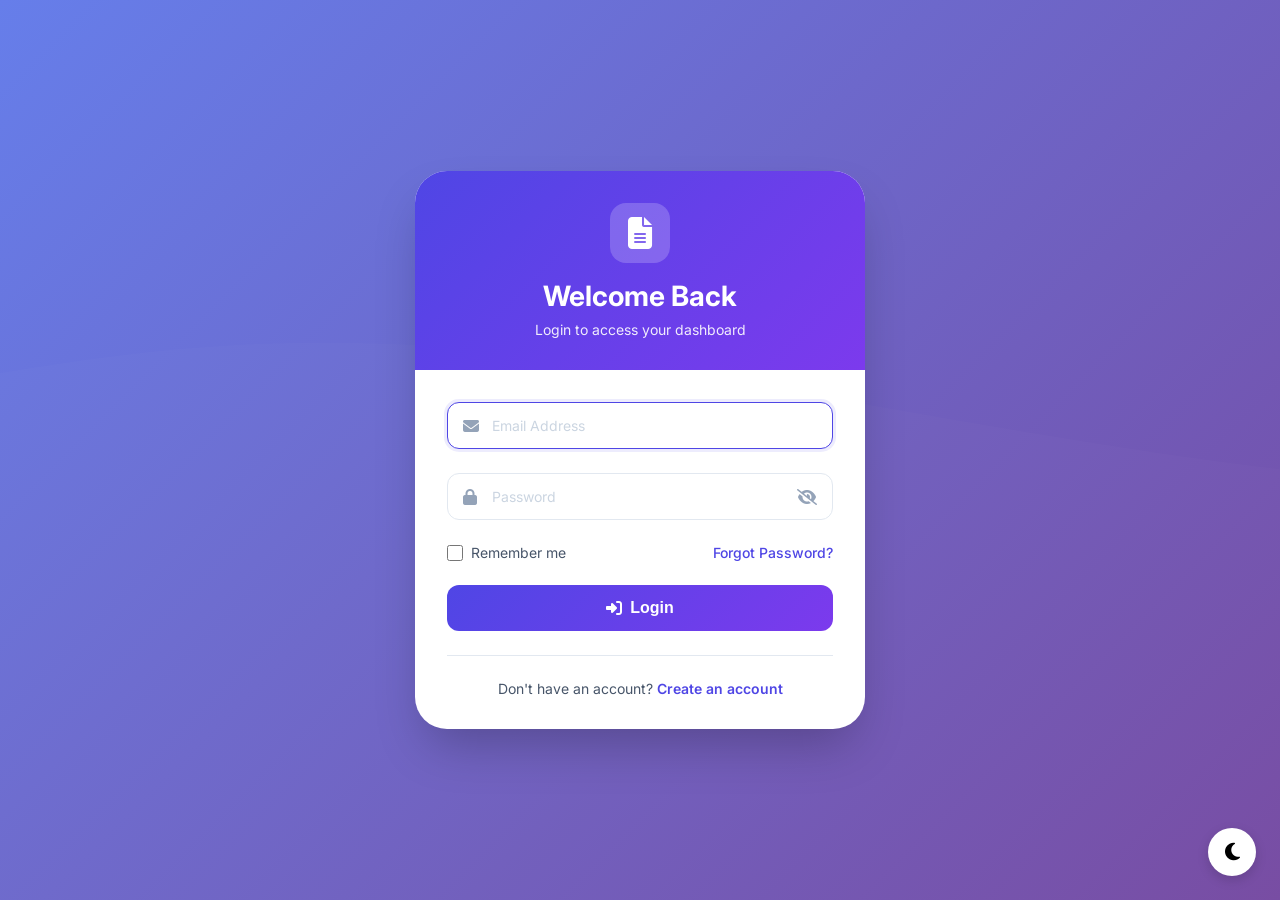
<file: FinalYearProject/src/main/resources/templates/login.html>
<!DOCTYPE html>
<html lang="en" xmlns:th="http://www.thymeleaf.org">
<head>
  <meta charset="UTF-8">
  <meta name="viewport" content="width=device-width, initial-scale=1.0">
  <title>QPGen - Login | Question Paper Generation System</title>
  <meta name="description" content="Login to QPGen - Smart Question Paper Generation System">

  <!-- Font Awesome 6 -->
  <link rel="stylesheet" href="https://cdnjs.cloudflare.com/ajax/libs/font-awesome/6.4.0/css/all.min.css">

  <!-- Google Fonts -->
  <link href="https://fonts.googleapis.com/css2?family=Inter:opsz,wght@14..32,300;14..32,400;14..32,500;14..32,600;14..32,700;14..32,800&display=swap" rel="stylesheet">

  <style>
    * {
      margin: 0;
      padding: 0;
      box-sizing: border-box;
    }

    body {
      font-family: 'Inter', sans-serif;
      background: linear-gradient(135deg, #667eea 0%, #764ba2 100%);
      min-height: 100vh;
      display: flex;
      align-items: center;
      justify-content: center;
      padding: 20px;
      position: relative;
      overflow-x: hidden;
    }

    /* Animated background shapes */
    body::before {
      content: '';
      position: absolute;
      top: 0;
      left: 0;
      right: 0;
      bottom: 0;
      background: url('data:image/svg+xml,<svg xmlns="http://www.w3.org/2000/svg" viewBox="0 0 1440 320"><path fill="rgba(255,255,255,0.05)" fill-opacity="1" d="M0,96L48,112C96,128,192,160,288,160C384,160,480,128,576,122.7C672,117,768,139,864,154.7C960,171,1056,181,1152,165.3C1248,149,1344,107,1392,85.3L1440,64L1440,320L1392,320C1344,320,1248,320,1152,320C1056,320,960,320,864,320C768,320,672,320,576,320C480,320,384,320,288,320C192,320,96,320,48,320L0,320Z"></path></svg>') repeat-x bottom;
      background-size: cover;
      opacity: 0.3;
      pointer-events: none;
    }

    /* Dark Mode */
    body.dark {
      background: linear-gradient(135deg, #1a1a2e 0%, #16213e 100%);
    }

    body.dark .login-container {
      background: #1e293b;
      box-shadow: 0 25px 50px -12px rgba(0, 0, 0, 0.5);
    }

    body.dark .login-header h1 {
      color: #e2e8f0;
    }

    body.dark .input-group input {
      background: #0f172a;
      border-color: #334155;
      color: #e2e8f0;
    }

    body.dark .input-group input:focus {
      border-color: #4f46e5;
    }

    body.dark .input-group i {
      color: #64748b;
    }

    body.dark .remember-me label {
      color: #94a3b8;
    }

    body.dark .register-link {
      color: #94a3b8;
    }

    /* Login Container */
    .login-container {
      background: white;
      border-radius: 2rem;
      box-shadow: 0 25px 50px -12px rgba(0, 0, 0, 0.25);
      width: 100%;
      max-width: 450px;
      overflow: hidden;
      animation: slideUp 0.6s ease;
      position: relative;
      z-index: 1;
    }

    @keyframes slideUp {
      from {
        opacity: 0;
        transform: translateY(30px);
      }
      to {
        opacity: 1;
        transform: translateY(0);
      }
    }

    /* Login Header */
    .login-header {
      background: linear-gradient(135deg, #4f46e5 0%, #7c3aed 100%);
      padding: 2rem;
      text-align: center;
      color: white;
    }

    .logo-icon {
      width: 60px;
      height: 60px;
      background: rgba(255, 255, 255, 0.2);
      border-radius: 1rem;
      display: inline-flex;
      align-items: center;
      justify-content: center;
      font-size: 2rem;
      margin-bottom: 1rem;
    }

    .login-header h1 {
      font-size: 1.75rem;
      font-weight: 700;
      margin-bottom: 0.5rem;
    }

    .login-header p {
      font-size: 0.875rem;
      opacity: 0.9;
    }

    /* Login Body */
    .login-body {
      padding: 2rem;
    }

    /* Alert Messages */
    .alert {
      padding: 0.875rem 1rem;
      border-radius: 0.75rem;
      margin-bottom: 1.5rem;
      display: flex;
      align-items: center;
      gap: 0.75rem;
      font-size: 0.875rem;
      animation: shake 0.5s ease;
    }

    @keyframes shake {
      0%, 100% { transform: translateX(0); }
      10%, 30%, 50%, 70%, 90% { transform: translateX(-5px); }
      20%, 40%, 60%, 80% { transform: translateX(5px); }
    }

    .alert.error {
      background: #fee2e2;
      color: #991b1b;
      border-left: 4px solid #ef4444;
    }

    .alert.success {
      background: #d1fae5;
      color: #065f46;
      border-left: 4px solid #10b981;
    }

    .alert.info {
      background: #dbeafe;
      color: #1e40af;
      border-left: 4px solid #3b82f6;
    }

    body.dark .alert.error {
      background: #7f1d1d;
      color: #fecaca;
    }

    body.dark .alert.success {
      background: #064e3b;
      color: #a7f3d0;
    }

    body.dark .alert.info {
      background: #1e3a8a;
      color: #bfdbfe;
    }

    /* Form Groups */
    .form-group {
      margin-bottom: 1.5rem;
    }

    .input-group {
      position: relative;
      display: flex;
      align-items: center;
    }

    .input-group i {
      position: absolute;
      left: 1rem;
      color: #94a3b8;
      font-size: 1rem;
    }

    .input-group input {
      width: 100%;
      padding: 0.875rem 1rem 0.875rem 2.75rem;
      border: 1.5px solid #e2e8f0;
      border-radius: 0.75rem;
      font-size: 0.875rem;
      transition: all 0.3s;
      background: white;
      font-family: 'Inter', sans-serif;
    }

    .input-group input:focus {
      outline: none;
      border-color: #4f46e5;
      box-shadow: 0 0 0 3px rgba(79, 70, 229, 0.1);
    }

    .input-group input::placeholder {
      color: #cbd5e1;
    }

    /* Password Toggle */
    .password-toggle {
      position: absolute;
      right: 1rem;
      left: auto !important;
      cursor: pointer;
      transition: color 0.2s;
    }

    .password-toggle:hover {
      color: #4f46e5;
    }

    /* Remember Me & Forgot Password */
    .form-options {
      display: flex;
      justify-content: space-between;
      align-items: center;
      margin-bottom: 1.5rem;
      font-size: 0.875rem;
    }

    .remember-me {
      display: flex;
      align-items: center;
      gap: 0.5rem;
      cursor: pointer;
    }

    .remember-me input {
      width: 16px;
      height: 16px;
      cursor: pointer;
      accent-color: #4f46e5;
    }

    .remember-me label {
      color: #475569;
      cursor: pointer;
    }

    .forgot-password {
      color: #4f46e5;
      text-decoration: none;
      font-weight: 500;
      transition: color 0.2s;
    }

    .forgot-password:hover {
      color: #4338ca;
      text-decoration: underline;
    }

    /* Login Button */
    .login-btn {
      width: 100%;
      padding: 0.875rem;
      background: linear-gradient(135deg, #4f46e5 0%, #7c3aed 100%);
      color: white;
      border: none;
      border-radius: 0.75rem;
      font-size: 1rem;
      font-weight: 600;
      cursor: pointer;
      transition: all 0.3s;
      display: flex;
      align-items: center;
      justify-content: center;
      gap: 0.5rem;
    }

    .login-btn:hover {
      transform: translateY(-2px);
      box-shadow: 0 10px 20px -5px rgba(79, 70, 229, 0.4);
    }

    .login-btn:active {
      transform: translateY(0);
    }

    .login-btn:disabled {
      opacity: 0.6;
      cursor: not-allowed;
      transform: none;
    }

    /* Register Link */
    .register-section {
      text-align: center;
      margin-top: 1.5rem;
      padding-top: 1.5rem;
      border-top: 1px solid #e2e8f0;
    }

    .register-link {
      color: #475569;
      text-decoration: none;
      font-size: 0.875rem;
    }

    .register-link a {
      color: #4f46e5;
      text-decoration: none;
      font-weight: 600;
    }

    .register-link a:hover {
      text-decoration: underline;
    }

    body.dark .register-section {
      border-top-color: #334155;
    }

    /* Demo Credentials */
    .demo-credentials {
      margin-top: 1.5rem;
      padding: 1rem;
      background: #f8fafc;
      border-radius: 0.75rem;
      font-size: 0.75rem;
    }

    body.dark .demo-credentials {
      background: #0f172a;
    }

    .demo-credentials p {
      color: #64748b;
      margin-bottom: 0.5rem;
      font-weight: 600;
    }

    .demo-credentials code {
      display: block;
      padding: 0.25rem 0;
      color: #475569;
      font-size: 0.7rem;
    }

    body.dark .demo-credentials code {
      color: #94a3b8;
    }

    /* Theme Toggle */
    .theme-toggle {
      position: fixed;
      bottom: 1.5rem;
      right: 1.5rem;
      background: white;
      border: none;
      width: 48px;
      height: 48px;
      border-radius: 50%;
      cursor: pointer;
      box-shadow: 0 4px 12px rgba(0, 0, 0, 0.15);
      display: flex;
      align-items: center;
      justify-content: center;
      font-size: 1.25rem;
      transition: all 0.3s;
      z-index: 100;
    }

    body.dark .theme-toggle {
      background: #1e293b;
      color: #facc15;
    }

    .theme-toggle:hover {
      transform: scale(1.1);
    }

    /* Loading Spinner */
    .spinner {
      width: 18px;
      height: 18px;
      border: 2px solid rgba(255, 255, 255, 0.3);
      border-top-color: white;
      border-radius: 50%;
      animation: spin 0.8s linear infinite;
    }

    @keyframes spin {
      to { transform: rotate(360deg); }
    }

    /* Responsive */
    @media (max-width: 480px) {
      .login-container {
        border-radius: 1.5rem;
      }

      .login-header {
        padding: 1.5rem;
      }

      .login-body {
        padding: 1.5rem;
      }

      .form-options {
        flex-direction: column;
        gap: 0.75rem;
        align-items: flex-start;
      }
    }
  </style>
</head>
<body>

<!-- Theme Toggle Button -->
<button class="theme-toggle" id="themeToggle" title="Toggle Dark Mode">
  <i class="fas fa-moon"></i>
</button>

<div class="login-container">
  <div class="login-header">
    <div class="logo-icon">
      <i class="fas fa-file-alt"></i>
    </div>
    <h1>Welcome Back</h1>
    <p>Login to access your dashboard</p>
  </div>

  <div class="login-body">
    <!-- Message Container -->
    <div id="message"></div>

    <!-- Login Form -->
    <form id="loginForm">
      <div class="form-group">
        <div class="input-group">
          <i class="fas fa-envelope"></i>
          <input type="email" id="email" name="email" placeholder="Email Address" required autocomplete="email">
        </div>
      </div>

      <div class="form-group">
        <div class="input-group">
          <i class="fas fa-lock"></i>
          <input type="password" id="password" name="password" placeholder="Password" required autocomplete="current-password">
          <i class="fas fa-eye-slash password-toggle" id="togglePassword"></i>
        </div>
      </div>

      <div class="form-options">
        <label class="remember-me">
          <input type="checkbox" id="rememberMe">
          <label for="rememberMe">Remember me</label>
        </label>
        <a href="#" class="forgot-password" id="forgotPassword">Forgot Password?</a>
      </div>

      <button type="submit" class="login-btn" id="loginBtn">
        <i class="fas fa-sign-in-alt"></i>
        <span>Login</span>
      </button>
    </form>

    <div class="register-section">
      <p class="register-link">
        Don't have an account? <a href="/register">Create an account</a>
      </p>
    </div>
  </div>
</div>

<script th:src="@{/js/api.js}"></script>
<script>
  // ============================================
  // DOM Elements
  // ============================================
  const loginForm = document.getElementById('loginForm');
  const loginBtn = document.getElementById('loginBtn');
  const messageDiv = document.getElementById('message');
  const emailInput = document.getElementById('email');
  const passwordInput = document.getElementById('password');
  const rememberMeCheckbox = document.getElementById('rememberMe');
  const togglePasswordBtn = document.getElementById('togglePassword');
  const forgotPasswordLink = document.getElementById('forgotPassword');

  // ============================================
  // Theme Management
  // ============================================
  function initTheme() {
    const savedTheme = localStorage.getItem('qpgen-theme');
    const body = document.body;

    if (savedTheme === 'dark') {
      body.classList.add('dark');
      const themeToggle = document.getElementById('themeToggle');
      if (themeToggle) themeToggle.innerHTML = '<i class="fas fa-sun"></i>';
    }
  }

  function toggleTheme() {
    const body = document.body;
    const themeToggle = document.getElementById('themeToggle');

    body.classList.toggle('dark');
    const isDark = body.classList.contains('dark');

    localStorage.setItem('qpgen-theme', isDark ? 'dark' : 'light');
    themeToggle.innerHTML = isDark ? '<i class="fas fa-sun"></i>' : '<i class="fas fa-moon"></i>';
  }

  // ============================================
  // Password Toggle
  // ============================================
  function togglePasswordVisibility() {
    const type = passwordInput.getAttribute('type') === 'password' ? 'text' : 'password';
    passwordInput.setAttribute('type', type);
    togglePasswordBtn.classList.toggle('fa-eye');
    togglePasswordBtn.classList.toggle('fa-eye-slash');
  }

  // ============================================
  // Alert Messages
  // ============================================
  function showMessage(message, type) {
    const alertClass = type === 'error' ? 'error' : (type === 'success' ? 'success' : 'info');
    messageDiv.innerHTML = `
            <div class="alert ${alertClass}">
                <i class="fas ${type === 'error' ? 'fa-exclamation-circle' : (type === 'success' ? 'fa-check-circle' : 'fa-info-circle')}"></i>
                <span>${message}</span>
            </div>
        `;

    // Auto-hide success messages after 3 seconds
    if (type === 'success') {
      setTimeout(() => {
        if (messageDiv.innerHTML.includes(message)) {
          messageDiv.innerHTML = '';
        }
      }, 3000);
    }
  }

  function clearMessage() {
    messageDiv.innerHTML = '';
  }

  // ============================================
  // Save/Load Credentials
  // ============================================
  function saveCredentials(email, password, remember) {
    if (remember) {
      localStorage.setItem('saved_email', email);
      localStorage.setItem('saved_password', btoa(password)); // Basic encoding, not for production
      localStorage.setItem('remember_me', 'true');
    } else {
      localStorage.removeItem('saved_email');
      localStorage.removeItem('saved_password');
      localStorage.setItem('remember_me', 'false');
    }
  }

  function loadCredentials() {
    const remember = localStorage.getItem('remember_me') === 'true';
    if (remember) {
      const savedEmail = localStorage.getItem('saved_email');
      const savedPassword = localStorage.getItem('saved_password');
      if (savedEmail) emailInput.value = savedEmail;
      if (savedPassword) passwordInput.value = atob(savedPassword);
      rememberMeCheckbox.checked = true;
    }
  }

  // ============================================
  // Redirect Based on Role
  // ============================================
  function redirectToDashboard(role) {
    switch(role) {
      case 'ROLE_ADMIN':
        window.location.href = '/admin-dashboard';
        break;
      case 'ROLE_TEACHER':
        window.location.href = '/teacher-dashboard';
        break;
      case 'ROLE_STUDENT':
        window.location.href = '/student-dashboard';
        break;
      case 'ROLE_SUPERVISOR':
        window.location.href = '/supervisor-dashboard';
        break;
      default:
        window.location.href = '/dashboard';
    }
  }

  // ============================================
  // Login Handler
  // ============================================
  async function handleLogin(e) {
    e.preventDefault();

    const email = emailInput.value.trim();
    const password = passwordInput.value;
    const rememberMe = rememberMeCheckbox.checked;

    // Validation
    if (!email || !password) {
      showMessage('Please enter both email and password', 'error');
      return;
    }

    if (!isValidEmail(email)) {
      showMessage('Please enter a valid email address', 'error');
      return;
    }

    // Disable button and show loading state
    loginBtn.disabled = true;
    const originalBtnHtml = loginBtn.innerHTML;
    loginBtn.innerHTML = '<div class="spinner"></div><span>Logging in...</span>';
    clearMessage();

    try {
      // Call login API
      const response = await AuthAPI.login(email, password);

      // Save JWT token
      AuthAPI.setToken(response.token);

      // Save credentials if remember me is checked
      saveCredentials(email, password, rememberMe);

      // Get role from token
      const role = AuthAPI.getRole();

      // Show success message
      const roleName = role.replace('ROLE_', '');
      showMessage(`Login successful! Redirecting to ${roleName} dashboard...`, 'success');

      // Redirect after short delay
      setTimeout(() => {
        redirectToDashboard(role);
      }, 1500);

    } catch (error) {
      console.error('Login error:', error);

      let errorMessage = 'Login failed. Please check your credentials.';
      if (error.message.includes('User is locked')) {
        errorMessage = 'Your account has been locked. Please contact an administrator.';
      } else if (error.message.includes('Account not verified')) {
        errorMessage = 'Please verify your email before logging in. Check your inbox for the OTP.';
      } else if (error.message.includes('Invalid credentials')) {
        errorMessage = 'Invalid email or password. Please try again.';
      } else if (error.message) {
        errorMessage = error.message;
      }

      showMessage(errorMessage, 'error');

      // Reset button
      loginBtn.disabled = false;
      loginBtn.innerHTML = originalBtnHtml;
    }
  }

  // ============================================
  // Forgot Password Handler
  // ============================================
  function handleForgotPassword(e) {
    e.preventDefault();
    const email = emailInput.value.trim();

    if (!email) {
      showMessage('Please enter your email address to reset password', 'info');
      emailInput.focus();
      return;
    }

    if (!isValidEmail(email)) {
      showMessage('Please enter a valid email address', 'error');
      return;
    }

    // In a real implementation, this would call a password reset API
    showMessage(`Password reset link has been sent to ${email}. Please check your inbox.`, 'success');
  }

  // ============================================
  // Email Validation
  // ============================================
  function isValidEmail(email) {
    const emailRegex = /^[^\s@]+@[^\s@]+\.[^\s@]+$/;
    return emailRegex.test(email);
  }

  // ============================================
  // Check if Already Logged In
  // ============================================
  function checkExistingSession() {
    if (typeof AuthAPI !== 'undefined' && AuthAPI.isAuthenticated && AuthAPI.isAuthenticated()) {
      const role = AuthAPI.getRole();
      if (role) {
        showMessage(`You are already logged in. Redirecting to dashboard...`, 'info');
        setTimeout(() => {
          redirectToDashboard(role);
        }, 1500);
      }
    }
  }

  // ============================================
  // Event Listeners
  // ============================================
  loginForm.addEventListener('submit', handleLogin);
  togglePasswordBtn.addEventListener('click', togglePasswordVisibility);
  forgotPasswordLink.addEventListener('click', handleForgotPassword);

  // Theme toggle
  const themeToggleBtn = document.getElementById('themeToggle');
  themeToggleBtn.addEventListener('click', toggleTheme);

  // Add enter key support for password field
  passwordInput.addEventListener('keypress', (e) => {
    if (e.key === 'Enter') {
      handleLogin(e);
    }
  });

  // Real-time validation
  emailInput.addEventListener('input', () => {
    if (messageDiv.innerHTML.includes('email')) {
      clearMessage();
    }
  });

  passwordInput.addEventListener('input', () => {
    if (messageDiv.innerHTML.includes('password')) {
      clearMessage();
    }
  });

  // ============================================
  // Initialize
  // ============================================
  function init() {
    initTheme();
    loadCredentials();
    checkExistingSession();

    // Focus on email input
    if (!emailInput.value) {
      emailInput.focus();
    } else if (!passwordInput.value) {
      passwordInput.focus();
    }
  }

  // Wait for DOM and API to be ready
  document.addEventListener('DOMContentLoaded', () => {
    // Small delay to ensure AuthAPI is loaded
    setTimeout(init, 100);
  });
</script>
</body>
</html>
</file>
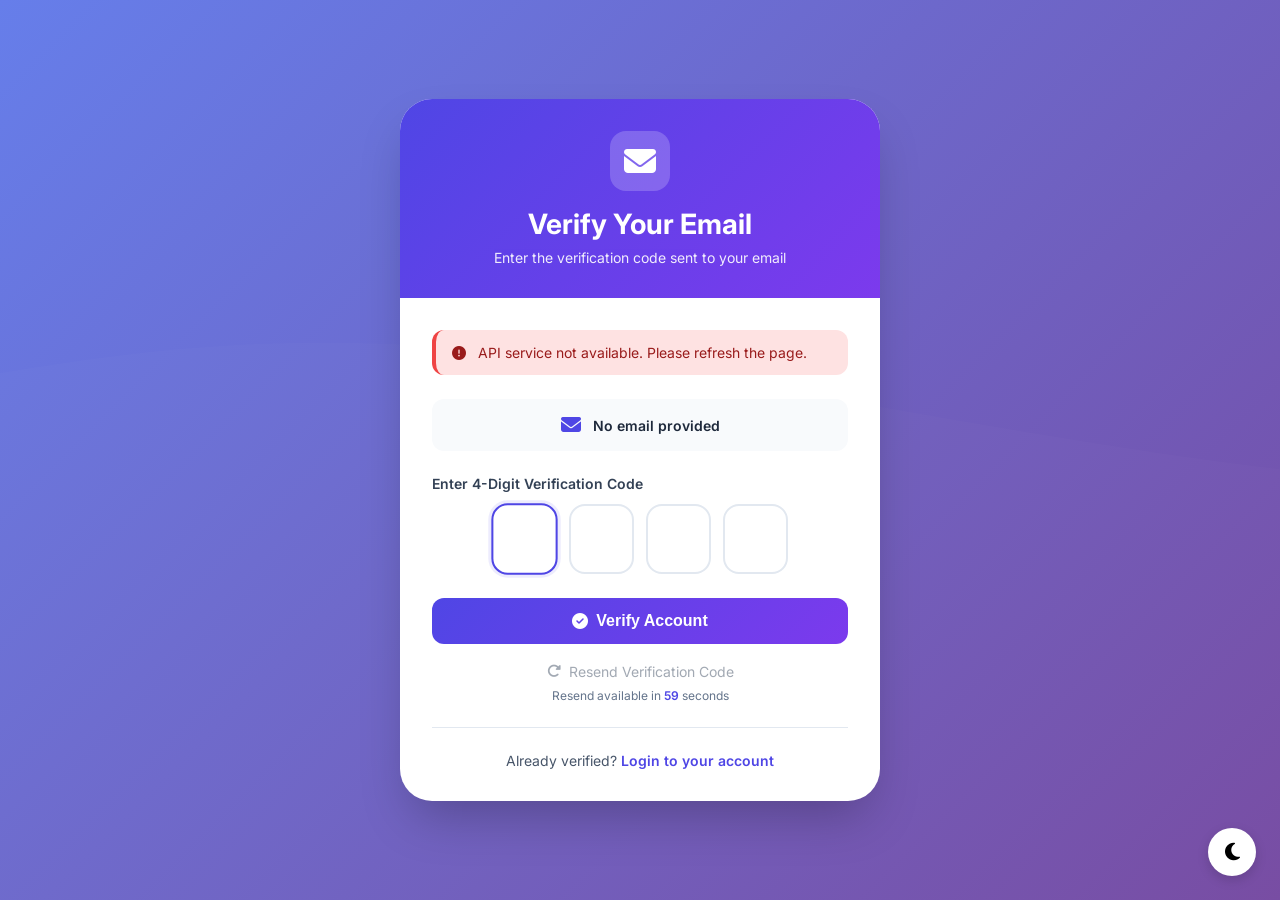
<file: FinalYearProject/src/main/resources/templates/otp.html>
<!DOCTYPE html>
<html lang="en" xmlns:th="http://www.thymeleaf.org">
<head>
    <meta charset="UTF-8">
    <meta name="viewport" content="width=device-width, initial-scale=1.0">
    <title>QPGen - Verify OTP | Email Verification</title>
    <meta name="description" content="Verify your email address to activate your QPGen account">

    <!-- Font Awesome 6 -->
    <link rel="stylesheet" href="https://cdnjs.cloudflare.com/ajax/libs/font-awesome/6.4.0/css/all.min.css">

    <!-- Google Fonts -->
    <link href="https://fonts.googleapis.com/css2?family=Inter:opsz,wght@14..32,300;14..32,400;14..32,500;14..32,600;14..32,700;14..32,800&display=swap" rel="stylesheet">

    <style>
        * {
            margin: 0;
            padding: 0;
            box-sizing: border-box;
        }

        body {
            font-family: 'Inter', sans-serif;
            background: linear-gradient(135deg, #667eea 0%, #764ba2 100%);
            min-height: 100vh;
            display: flex;
            align-items: center;
            justify-content: center;
            padding: 20px;
            position: relative;
            overflow-x: hidden;
        }

        /* Animated background */
        body::before {
            content: '';
            position: absolute;
            top: 0;
            left: 0;
            right: 0;
            bottom: 0;
            background: url('data:image/svg+xml,<svg xmlns="http://www.w3.org/2000/svg" viewBox="0 0 1440 320"><path fill="rgba(255,255,255,0.05)" fill-opacity="1" d="M0,96L48,112C96,128,192,160,288,160C384,160,480,128,576,122.7C672,117,768,139,864,154.7C960,171,1056,181,1152,165.3C1248,149,1344,107,1392,85.3L1440,64L1440,320L1392,320C1344,320,1248,320,1152,320C1056,320,960,320,864,320C768,320,672,320,576,320C480,320,384,320,288,320C192,320,96,320,48,320L0,320Z"></path></svg>') repeat-x bottom;
            background-size: cover;
            opacity: 0.3;
            pointer-events: none;
        }

        /* Dark Mode */
        body.dark {
            background: linear-gradient(135deg, #1a1a2e 0%, #16213e 100%);
        }

        body.dark .otp-container {
            background: #1e293b;
            box-shadow: 0 25px 50px -12px rgba(0, 0, 0, 0.5);
        }

        body.dark .otp-header h1 {
            color: #e2e8f0;
        }

        body.dark .info-text {
            background: #0f172a;
            color: #94a3b8;
        }

        body.dark .otp-input {
            background: #0f172a;
            border-color: #334155;
            color: #e2e8f0;
        }

        body.dark .otp-input:focus {
            border-color: #4f46e5;
        }

        body.dark .resend-link {
            color: #94a3b8;
        }

        body.dark .login-link {
            color: #94a3b8;
        }

        /* OTP Container */
        .otp-container {
            background: white;
            border-radius: 2rem;
            box-shadow: 0 25px 50px -12px rgba(0, 0, 0, 0.25);
            width: 100%;
            max-width: 480px;
            overflow: hidden;
            animation: slideUp 0.6s ease;
            position: relative;
            z-index: 1;
        }

        @keyframes slideUp {
            from {
                opacity: 0;
                transform: translateY(30px);
            }
            to {
                opacity: 1;
                transform: translateY(0);
            }
        }

        /* Header */
        .otp-header {
            background: linear-gradient(135deg, #4f46e5 0%, #7c3aed 100%);
            padding: 2rem;
            text-align: center;
            color: white;
        }

        .logo-icon {
            width: 60px;
            height: 60px;
            background: rgba(255, 255, 255, 0.2);
            border-radius: 1rem;
            display: inline-flex;
            align-items: center;
            justify-content: center;
            font-size: 2rem;
            margin-bottom: 1rem;
        }

        .otp-header h1 {
            font-size: 1.75rem;
            font-weight: 700;
            margin-bottom: 0.5rem;
        }

        .otp-header p {
            font-size: 0.875rem;
            opacity: 0.9;
        }

        /* Body */
        .otp-body {
            padding: 2rem;
        }

        /* Alert Messages */
        .alert {
            padding: 0.875rem 1rem;
            border-radius: 0.75rem;
            margin-bottom: 1.5rem;
            display: flex;
            align-items: center;
            gap: 0.75rem;
            font-size: 0.875rem;
            animation: shake 0.5s ease;
        }

        @keyframes shake {
            0%, 100% { transform: translateX(0); }
            10%, 30%, 50%, 70%, 90% { transform: translateX(-5px); }
            20%, 40%, 60%, 80% { transform: translateX(5px); }
        }

        .alert.error {
            background: #fee2e2;
            color: #991b1b;
            border-left: 4px solid #ef4444;
        }

        .alert.success {
            background: #d1fae5;
            color: #065f46;
            border-left: 4px solid #10b981;
        }

        .alert.info {
            background: #dbeafe;
            color: #1e40af;
            border-left: 4px solid #3b82f6;
        }

        .alert.warning {
            background: #fed7aa;
            color: #92400e;
            border-left: 4px solid #f59e0b;
        }

        body.dark .alert.error {
            background: #7f1d1d;
            color: #fecaca;
        }

        body.dark .alert.success {
            background: #064e3b;
            color: #a7f3d0;
        }

        body.dark .alert.info {
            background: #1e3a8a;
            color: #bfdbfe;
        }

        body.dark .alert.warning {
            background: #78350f;
            color: #fde68a;
        }

        /* Info Text */
        .info-text {
            background: #f8fafc;
            padding: 1rem;
            border-radius: 0.75rem;
            text-align: center;
            margin-bottom: 1.5rem;
            display: flex;
            align-items: center;
            justify-content: center;
            gap: 0.75rem;
            font-size: 0.875rem;
            color: #475569;
            word-break: break-all;
        }

        .info-text i {
            color: #4f46e5;
            font-size: 1.25rem;
        }

        .info-text span {
            font-weight: 600;
            color: #1e293b;
        }

        body.dark .info-text span {
            color: #e2e8f0;
        }

        /* OTP Input Group */
        .otp-group {
            margin-bottom: 1.5rem;
        }

        .otp-group label {
            display: block;
            margin-bottom: 0.75rem;
            font-weight: 600;
            color: #334155;
            font-size: 0.875rem;
        }

        body.dark .otp-group label {
            color: #cbd5e1;
        }

        .otp-digits {
            display: flex;
            gap: 0.75rem;
            justify-content: center;
            margin-bottom: 1rem;
        }

        .otp-input {
            width: 65px;
            height: 70px;
            text-align: center;
            font-size: 1.75rem;
            font-weight: 700;
            border: 2px solid #e2e8f0;
            border-radius: 1rem;
            background: white;
            transition: all 0.2s;
            font-family: 'Inter', monospace;
        }

        .otp-input:focus {
            outline: none;
            border-color: #4f46e5;
            box-shadow: 0 0 0 3px rgba(79, 70, 229, 0.1);
            transform: scale(1.02);
        }

        .otp-input.error {
            border-color: #ef4444;
            animation: shake 0.3s ease;
        }

        /* Verify Button */
        .verify-btn {
            width: 100%;
            padding: 0.875rem;
            background: linear-gradient(135deg, #4f46e5 0%, #7c3aed 100%);
            color: white;
            border: none;
            border-radius: 0.75rem;
            font-size: 1rem;
            font-weight: 600;
            cursor: pointer;
            transition: all 0.3s;
            display: flex;
            align-items: center;
            justify-content: center;
            gap: 0.5rem;
            margin-bottom: 1rem;
        }

        .verify-btn:hover {
            transform: translateY(-2px);
            box-shadow: 0 10px 20px -5px rgba(79, 70, 229, 0.4);
        }

        .verify-btn:active {
            transform: translateY(0);
        }

        .verify-btn:disabled {
            opacity: 0.6;
            cursor: not-allowed;
            transform: none;
        }

        /* Resend Section */
        .resend-section {
            text-align: center;
            margin-top: 1rem;
        }

        .resend-link {
            color: #475569;
            font-size: 0.875rem;
            text-decoration: none;
            display: inline-flex;
            align-items: center;
            gap: 0.5rem;
            cursor: pointer;
            transition: color 0.2s;
        }

        .resend-link:hover {
            color: #4f46e5;
        }

        .resend-link.disabled {
            opacity: 0.5;
            cursor: not-allowed;
            pointer-events: none;
        }

        .timer {
            display: inline-block;
            font-weight: 600;
            color: #4f46e5;
        }

        /* Login Link */
        .login-section {
            text-align: center;
            margin-top: 1.5rem;
            padding-top: 1.5rem;
            border-top: 1px solid #e2e8f0;
        }

        .login-link {
            color: #475569;
            text-decoration: none;
            font-size: 0.875rem;
        }

        .login-link a {
            color: #4f46e5;
            text-decoration: none;
            font-weight: 600;
        }

        .login-link a:hover {
            text-decoration: underline;
        }

        body.dark .login-section {
            border-top-color: #334155;
        }

        /* Theme Toggle */
        .theme-toggle {
            position: fixed;
            bottom: 1.5rem;
            right: 1.5rem;
            background: white;
            border: none;
            width: 48px;
            height: 48px;
            border-radius: 50%;
            cursor: pointer;
            box-shadow: 0 4px 12px rgba(0, 0, 0, 0.15);
            display: flex;
            align-items: center;
            justify-content: center;
            font-size: 1.25rem;
            transition: all 0.3s;
            z-index: 100;
        }

        body.dark .theme-toggle {
            background: #1e293b;
            color: #facc15;
        }

        .theme-toggle:hover {
            transform: scale(1.1);
        }

        /* Loading Spinner */
        .spinner {
            width: 18px;
            height: 18px;
            border: 2px solid rgba(255, 255, 255, 0.3);
            border-top-color: white;
            border-radius: 50%;
            animation: spin 0.8s linear infinite;
        }

        @keyframes spin {
            to { transform: rotate(360deg); }
        }

        /* Responsive */
        @media (max-width: 480px) {
            .otp-container {
                border-radius: 1.5rem;
            }

            .otp-header {
                padding: 1.5rem;
            }

            .otp-body {
                padding: 1.5rem;
            }

            .otp-input {
                width: 50px;
                height: 60px;
                font-size: 1.5rem;
            }

            .otp-digits {
                gap: 0.5rem;
            }
        }
    </style>
</head>
<body>

<!-- Theme Toggle Button -->
<button class="theme-toggle" id="themeToggle" title="Toggle Dark Mode">
    <i class="fas fa-moon"></i>
</button>

<div class="otp-container">
    <div class="otp-header">
        <div class="logo-icon">
            <i class="fas fa-envelope"></i>
        </div>
        <h1>Verify Your Email</h1>
        <p>Enter the verification code sent to your email</p>
    </div>

    <div class="otp-body">
        <!-- Message Container -->
        <div id="message"></div>

        <!-- Email Info -->
        <div class="info-text" id="emailInfo">
            <i class="fas fa-envelope"></i>
            <span id="emailDisplay">Loading...</span>
        </div>

        <!-- OTP Input -->
        <div class="otp-group">
            <label>Enter 4-Digit Verification Code</label>
            <div class="otp-digits">
                <input type="text" maxlength="1" class="otp-input" id="digit1" autofocus>
                <input type="text" maxlength="1" class="otp-input" id="digit2">
                <input type="text" maxlength="1" class="otp-input" id="digit3">
                <input type="text" maxlength="1" class="otp-input" id="digit4">
            </div>
        </div>

        <!-- Verify Button -->
        <button class="verify-btn" id="verifyBtn">
            <i class="fas fa-check-circle"></i>
            <span>Verify Account</span>
        </button>

        <!-- Resend Section -->
        <div class="resend-section">
            <span class="resend-link" id="resendLink">
                <i class="fas fa-redo-alt"></i>
                <span>Resend Verification Code</span>
            </span>
            <div id="timerDisplay" style="margin-top: 0.5rem; font-size: 0.75rem; color: #64748b;"></div>
        </div>

        <!-- Login Link -->
        <div class="login-section">
            <p class="login-link">
                Already verified? <a href="/login">Login to your account</a>
            </p>
        </div>
    </div>
</div>

<script th:src="@{/js/api.js}"></script>
<script th:inline="javascript">
    /*<![CDATA[*/
    // Get token and email from Model (passed from server)
    const serverToken = /*[[${token}]]*/ null;
    const serverEmail = /*[[${email}]]*/ null;
    /*]]>*/
</script>
<script>
    // ============================================
    // DOM Elements
    // ============================================
    const digits = ['digit1', 'digit2', 'digit3', 'digit4'];
    const verifyBtn = document.getElementById('verifyBtn');
    const resendLink = document.getElementById('resendLink');
    const timerDisplay = document.getElementById('timerDisplay');
    const emailDisplaySpan = document.getElementById('emailDisplay');
    const messageDiv = document.getElementById('message');

    // ============================================
    // State Variables
    // ============================================
    let token = null;
    let email = null;
    let timerInterval = null;
    let canResend = true;
    let resendCountdown = 60; // 60 seconds cooldown

    // ============================================
    // Theme Management
    // ============================================
    function initTheme() {
        const savedTheme = localStorage.getItem('qpgen-theme');
        const body = document.body;

        if (savedTheme === 'dark') {
            body.classList.add('dark');
            const themeToggle = document.getElementById('themeToggle');
            if (themeToggle) themeToggle.innerHTML = '<i class="fas fa-sun"></i>';
        }
    }

    function toggleTheme() {
        const body = document.body;
        const themeToggle = document.getElementById('themeToggle');

        body.classList.toggle('dark');
        const isDark = body.classList.contains('dark');

        localStorage.setItem('qpgen-theme', isDark ? 'dark' : 'light');
        themeToggle.innerHTML = isDark ? '<i class="fas fa-sun"></i>' : '<i class="fas fa-moon"></i>';
    }

    // ============================================
    // Alert Messages
    // ============================================
    function showMessage(message, type) {
        const alertClass = type === 'error' ? 'error' : (type === 'success' ? 'success' : (type === 'warning' ? 'warning' : 'info'));
        messageDiv.innerHTML = `
            <div class="alert ${alertClass}">
                <i class="fas ${type === 'error' ? 'fa-exclamation-circle' : (type === 'success' ? 'fa-check-circle' : (type === 'warning' ? 'fa-exclamation-triangle' : 'fa-info-circle'))}"></i>
                <span>${message}</span>
            </div>
        `;

        // Scroll to message
        messageDiv.scrollIntoView({ behavior: 'smooth', block: 'nearest' });

        // Auto-hide after 5 seconds for non-error messages
        if (type !== 'error') {
            setTimeout(() => {
                if (messageDiv.innerHTML.includes(message)) {
                    messageDiv.innerHTML = '';
                }
            }, 5000);
        }
    }

    function clearMessage() {
        messageDiv.innerHTML = '';
    }

    // ============================================
    // OTP Input Handling
    // ============================================
    function setupOtpInputs() {
        digits.forEach((id, index) => {
            const input = document.getElementById(id);
            if (!input) return;

            // Handle input - only numbers
            input.addEventListener('input', function(e) {
                this.value = this.value.replace(/[^0-9]/g, '');

                // Auto-focus next input
                if (this.value.length === 1 && index < digits.length - 1) {
                    const nextInput = document.getElementById(digits[index + 1]);
                    if (nextInput) nextInput.focus();
                }
            });

            // Handle backspace
            input.addEventListener('keydown', function(e) {
                if (e.key === 'Backspace' && this.value.length === 0 && index > 0) {
                    const prevInput = document.getElementById(digits[index - 1]);
                    if (prevInput) {
                        prevInput.focus();
                        prevInput.value = '';
                    }
                }
            });

            // Handle paste
            input.addEventListener('paste', function(e) {
                e.preventDefault();
                const pastedData = e.clipboardData.getData('text');
                const numbers = pastedData.replace(/[^0-9]/g, '').split('');

                for (let i = 0; i < Math.min(numbers.length, digits.length); i++) {
                    const targetInput = document.getElementById(digits[i]);
                    if (targetInput) targetInput.value = numbers[i];
                }

                // Focus on the next empty input or last one
                for (let i = 0; i < digits.length; i++) {
                    const input = document.getElementById(digits[i]);
                    if (input && !input.value) {
                        input.focus();
                        break;
                    }
                    if (i === digits.length - 1) {
                        document.getElementById(digits[digits.length - 1])?.focus();
                    }
                }
            });
        });
    }

    function getOtp() {
        let otp = '';
        digits.forEach(id => {
            const input = document.getElementById(id);
            otp += input ? input.value : '';
        });
        return otp;
    }

    function clearOtpFields() {
        digits.forEach(id => {
            const input = document.getElementById(id);
            if (input) {
                input.value = '';
                input.classList.remove('error');
            }
        });
        const firstInput = document.getElementById('digit1');
        if (firstInput) firstInput.focus();
    }

    function highlightError() {
        digits.forEach(id => {
            const input = document.getElementById(id);
            if (input) input.classList.add('error');
        });
        setTimeout(() => {
            digits.forEach(id => {
                const input = document.getElementById(id);
                if (input) input.classList.remove('error');
            });
        }, 500);
    }

    // ============================================
    // Timer Functions
    // ============================================
    function startResendTimer() {
        canResend = false;
        resendLink.classList.add('disabled');
        let timeLeft = resendCountdown;

        timerDisplay.innerHTML = `Resend available in <span class="timer">${timeLeft}</span> seconds`;

        timerInterval = setInterval(() => {
            timeLeft--;
            if (timeLeft <= 0) {
                clearInterval(timerInterval);
                canResend = true;
                resendLink.classList.remove('disabled');
                timerDisplay.innerHTML = '';
            } else {
                timerDisplay.innerHTML = `Resend available in <span class="timer">${timeLeft}</span> seconds`;
            }
        }, 1000);
    }

    // ============================================
    // API Calls
    // ============================================
    async function verifyOtp() {
        const otp = getOtp();

        if (otp.length !== 4) {
            showMessage('Please enter all 4 digits of the verification code', 'warning');
            highlightError();
            return;
        }

        if (!token || !email) {
            showMessage('Missing verification information. Please go back and try again.', 'error');
            return;
        }

        // Disable button and show loading state
        verifyBtn.disabled = true;
        const originalBtnHtml = verifyBtn.innerHTML;
        verifyBtn.innerHTML = '<div class="spinner"></div><span>Verifying...</span>';
        clearMessage();

        try {
            console.log('Verifying OTP for email:', email);
            const response = await AuthAPI.confirm(token, email, parseInt(otp));
            console.log('Verification response:', response);

            showMessage('✓ Account verified successfully! Redirecting to login page...', 'success');

            // Redirect to login after 3 seconds
            setTimeout(() => {
                window.location.href = '/login';
            }, 3000);

        } catch (error) {
            console.error('Verification error:', error);

            let errorMessage = 'Verification failed. Please check your OTP and try again.';

            if (error.message.includes('expired')) {
                errorMessage = 'OTP has expired. Please request a new verification code.';
            } else if (error.message.includes('invalid')) {
                errorMessage = 'Invalid OTP. Please check your code and try again.';
            } else if (error.message) {
                errorMessage = error.message;
            }

            showMessage(errorMessage, 'error');
            highlightError();
            clearOtpFields();

            // Reset button
            verifyBtn.disabled = false;
            verifyBtn.innerHTML = originalBtnHtml;
        }
    }

    async function resendOtp() {
        if (!canResend) {
            showMessage('Please wait before requesting another code', 'warning');
            return;
        }

        if (!email) {
            showMessage('Email not found. Please go back and register again.', 'error');
            return;
        }

        // Disable resend link
        canResend = false;
        resendLink.classList.add('disabled');

        showMessage('Sending new verification code...', 'info');

        try {
            // Re-register to get new OTP (API will send new email)
            // Note: This assumes the register endpoint resends OTP if user already exists
            // You may need a dedicated resend endpoint
            showMessage('A new verification code has been sent to your email.', 'success');
            startResendTimer();

        } catch (error) {
            console.error('Resend error:', error);
            showMessage('Failed to resend code. Please try again later.', 'error');
            canResend = true;
            resendLink.classList.remove('disabled');
        }
    }

    // ============================================
    // Initialize from Server Data
    // ============================================
    function initializeFromServer() {
        // Get token and email from server-side model
        if (typeof serverToken !== 'undefined' && serverToken) {
            token = serverToken;
        } else {
            // Try to get from URL parameters
            const urlParams = new URLSearchParams(window.location.search);
            token = urlParams.get('token');
            email = urlParams.get('email');
        }

        if (typeof serverEmail !== 'undefined' && serverEmail) {
            email = serverEmail;
        }

        // Display email
        if (email) {
            // Mask email for privacy
            const maskedEmail = maskEmail(email);
            emailDisplaySpan.textContent = maskedEmail;
        } else {
            emailDisplaySpan.textContent = 'No email provided';
            showMessage('Email information missing. Please go back and register again.', 'error');
        }

        // Debug logging
        console.log('OTP Page - Token:', token ? 'Present' : 'Missing');
        console.log('OTP Page - Email:', email);
        console.log('AuthAPI available:', typeof AuthAPI !== 'undefined');

        // Start resend timer
        startResendTimer();
    }

    function maskEmail(email) {
        if (!email) return 'No email';
        const [localPart, domain] = email.split('@');
        if (localPart.length <= 3) {
            return `${localPart[0]}***@${domain}`;
        }
        const maskedLocal = localPart.substring(0, 3) + '*'.repeat(Math.min(localPart.length - 3, 4));
        return `${maskedLocal}@${domain}`;
    }

    // ============================================
    // Event Listeners
    // ============================================
    verifyBtn.addEventListener('click', verifyOtp);
    resendLink.addEventListener('click', resendOtp);

    // Theme toggle
    const themeToggleBtn = document.getElementById('themeToggle');
    themeToggleBtn.addEventListener('click', toggleTheme);

    // Add enter key support for OTP completion
    document.addEventListener('keypress', (e) => {
        if (e.key === 'Enter') {
            const otp = getOtp();
            if (otp.length === 4) {
                verifyOtp();
            }
        }
    });

    // Auto-submit when all digits are filled
    function checkAutoSubmit() {
        const otp = getOtp();
        if (otp.length === 4) {
            verifyOtp();
        }
    }

    // Add auto-submit listener to last digit
    const lastDigit = document.getElementById('digit4');
    if (lastDigit) {
        lastDigit.addEventListener('input', () => {
            if (lastDigit.value.length === 1) {
                checkAutoSubmit();
            }
        });
    }

    // ============================================
    // Initialize
    // ============================================
    function init() {
        initTheme();
        setupOtpInputs();
        initializeFromServer();

        // Check if AuthAPI is available
        if (typeof AuthAPI === 'undefined') {
            console.error('AuthAPI is not loaded!');
            showMessage('API service not available. Please refresh the page.', 'error');
        }
    }

    // Wait for DOM to be ready
    document.addEventListener('DOMContentLoaded', () => {
        setTimeout(init, 100);
    });
</script>
</body>
</html>
</file>
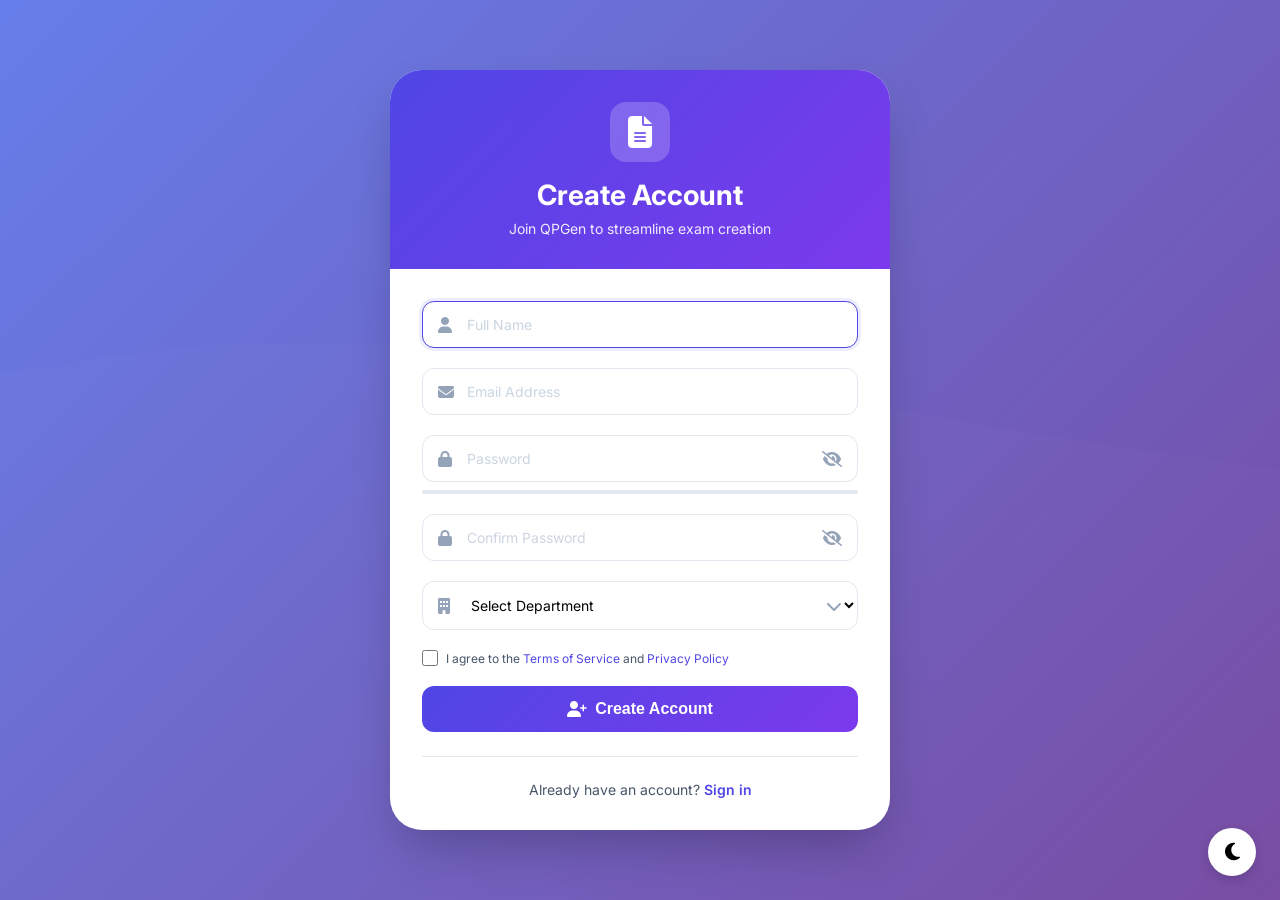
<file: FinalYearProject/src/main/resources/templates/register.html>
<!DOCTYPE html>
<html lang="en" xmlns:th="http://www.thymeleaf.org">
<head>
    <meta charset="UTF-8">
    <meta name="viewport" content="width=device-width, initial-scale=1.0">
    <title>QPGen - Register | Create Account</title>
    <meta name="description" content="Register for QPGen - Smart Question Paper Generation System">

    <!-- Font Awesome 6 -->
    <link rel="stylesheet" href="https://cdnjs.cloudflare.com/ajax/libs/font-awesome/6.4.0/css/all.min.css">

    <!-- Google Fonts -->
    <link href="https://fonts.googleapis.com/css2?family=Inter:opsz,wght@14..32,300;14..32,400;14..32,500;14..32,600;14..32,700;14..32,800&display=swap" rel="stylesheet">

    <style>
        * {
            margin: 0;
            padding: 0;
            box-sizing: border-box;
        }

        body {
            font-family: 'Inter', sans-serif;
            background: linear-gradient(135deg, #667eea 0%, #764ba2 100%);
            min-height: 100vh;
            display: flex;
            align-items: center;
            justify-content: center;
            padding: 20px;
            position: relative;
            overflow-x: hidden;
        }

        /* Animated background */
        body::before {
            content: '';
            position: absolute;
            top: 0;
            left: 0;
            right: 0;
            bottom: 0;
            background: url('data:image/svg+xml,<svg xmlns="http://www.w3.org/2000/svg" viewBox="0 0 1440 320"><path fill="rgba(255,255,255,0.05)" fill-opacity="1" d="M0,96L48,112C96,128,192,160,288,160C384,160,480,128,576,122.7C672,117,768,139,864,154.7C960,171,1056,181,1152,165.3C1248,149,1344,107,1392,85.3L1440,64L1440,320L1392,320C1344,320,1248,320,1152,320C1056,320,960,320,864,320C768,320,672,320,576,320C480,320,384,320,288,320C192,320,96,320,48,320L0,320Z"></path></svg>') repeat-x bottom;
            background-size: cover;
            opacity: 0.3;
            pointer-events: none;
        }

        /* Dark Mode */
        body.dark {
            background: linear-gradient(135deg, #1a1a2e 0%, #16213e 100%);
        }

        body.dark .register-container {
            background: #1e293b;
            box-shadow: 0 25px 50px -12px rgba(0, 0, 0, 0.5);
        }

        body.dark .register-header h1 {
            color: #e2e8f0;
        }

        body.dark .input-group input,
        body.dark .input-group select {
            background: #0f172a;
            border-color: #334155;
            color: #e2e8f0;
        }

        body.dark .input-group input:focus,
        body.dark .input-group select:focus {
            border-color: #4f46e5;
        }

        body.dark .input-group i {
            color: #64748b;
        }

        body.dark .password-strength {
            background: #0f172a;
        }

        body.dark .terms {
            color: #94a3b8;
        }

        body.dark .login-link {
            color: #94a3b8;
        }

        /* Register Container */
        .register-container {
            background: white;
            border-radius: 2rem;
            box-shadow: 0 25px 50px -12px rgba(0, 0, 0, 0.25);
            width: 100%;
            max-width: 500px;
            overflow: hidden;
            animation: slideUp 0.6s ease;
            position: relative;
            z-index: 1;
        }

        @keyframes slideUp {
            from {
                opacity: 0;
                transform: translateY(30px);
            }
            to {
                opacity: 1;
                transform: translateY(0);
            }
        }

        /* Header */
        .register-header {
            background: linear-gradient(135deg, #4f46e5 0%, #7c3aed 100%);
            padding: 2rem;
            text-align: center;
            color: white;
        }

        .logo-icon {
            width: 60px;
            height: 60px;
            background: rgba(255, 255, 255, 0.2);
            border-radius: 1rem;
            display: inline-flex;
            align-items: center;
            justify-content: center;
            font-size: 2rem;
            margin-bottom: 1rem;
        }

        .register-header h1 {
            font-size: 1.75rem;
            font-weight: 700;
            margin-bottom: 0.5rem;
        }

        .register-header p {
            font-size: 0.875rem;
            opacity: 0.9;
        }

        /* Body */
        .register-body {
            padding: 2rem;
        }

        /* Alert Messages */
        .alert {
            padding: 0.875rem 1rem;
            border-radius: 0.75rem;
            margin-bottom: 1.5rem;
            display: flex;
            align-items: center;
            gap: 0.75rem;
            font-size: 0.875rem;
            animation: shake 0.5s ease;
        }

        @keyframes shake {
            0%, 100% { transform: translateX(0); }
            10%, 30%, 50%, 70%, 90% { transform: translateX(-5px); }
            20%, 40%, 60%, 80% { transform: translateX(5px); }
        }

        .alert.error {
            background: #fee2e2;
            color: #991b1b;
            border-left: 4px solid #ef4444;
        }

        .alert.success {
            background: #d1fae5;
            color: #065f46;
            border-left: 4px solid #10b981;
        }

        .alert.info {
            background: #dbeafe;
            color: #1e40af;
            border-left: 4px solid #3b82f6;
        }

        body.dark .alert.error {
            background: #7f1d1d;
            color: #fecaca;
        }

        body.dark .alert.success {
            background: #064e3b;
            color: #a7f3d0;
        }

        body.dark .alert.info {
            background: #1e3a8a;
            color: #bfdbfe;
        }

        /* Form Groups */
        .form-group {
            margin-bottom: 1.25rem;
        }

        .input-group {
            position: relative;
            display: flex;
            align-items: center;
        }

        .input-group i {
            position: absolute;
            left: 1rem;
            color: #94a3b8;
            font-size: 1rem;
            z-index: 1;
        }

        .input-group input,
        .input-group select {
            width: 100%;
            padding: 0.875rem 1rem 0.875rem 2.75rem;
            border: 1.5px solid #e2e8f0;
            border-radius: 0.75rem;
            font-size: 0.875rem;
            transition: all 0.3s;
            background: white;
            font-family: 'Inter', sans-serif;
        }

        .input-group input:focus,
        .input-group select:focus {
            outline: none;
            border-color: #4f46e5;
            box-shadow: 0 0 0 3px rgba(79, 70, 229, 0.1);
        }

        .input-group input::placeholder {
            color: #cbd5e1;
        }

        /* Password Toggle */
        .password-toggle {
            position: absolute;
            right: 1rem;
            left: auto !important;
            cursor: pointer;
            transition: color 0.2s;
        }

        .password-toggle:hover {
            color: #4f46e5;
        }

        /* Password Strength Meter */
        .password-strength {
            margin-top: 0.5rem;
            height: 4px;
            background: #e2e8f0;
            border-radius: 4px;
            overflow: hidden;
        }

        .strength-bar {
            height: 100%;
            width: 0%;
            transition: width 0.3s, background 0.3s;
        }

        .strength-text {
            font-size: 0.7rem;
            margin-top: 0.25rem;
            color: #64748b;
        }

        .strength-weak { background: #ef4444; width: 25%; }
        .strength-fair { background: #f59e0b; width: 50%; }
        .strength-good { background: #3b82f6; width: 75%; }
        .strength-strong { background: #10b981; width: 100%; }

        /* Register Button */
        .register-btn {
            width: 100%;
            padding: 0.875rem;
            background: linear-gradient(135deg, #4f46e5 0%, #7c3aed 100%);
            color: white;
            border: none;
            border-radius: 0.75rem;
            font-size: 1rem;
            font-weight: 600;
            cursor: pointer;
            transition: all 0.3s;
            display: flex;
            align-items: center;
            justify-content: center;
            gap: 0.5rem;
            margin-top: 0.5rem;
        }

        .register-btn:hover {
            transform: translateY(-2px);
            box-shadow: 0 10px 20px -5px rgba(79, 70, 229, 0.4);
        }

        .register-btn:active {
            transform: translateY(0);
        }

        .register-btn:disabled {
            opacity: 0.6;
            cursor: not-allowed;
            transform: none;
        }

        /* Terms & Conditions */
        .terms {
            margin: 1.25rem 0;
            display: flex;
            align-items: center;
            gap: 0.5rem;
            font-size: 0.75rem;
            color: #475569;
        }

        .terms input {
            width: 16px;
            height: 16px;
            cursor: pointer;
            accent-color: #4f46e5;
        }

        .terms a {
            color: #4f46e5;
            text-decoration: none;
        }

        .terms a:hover {
            text-decoration: underline;
        }

        /* Login Link */
        .login-section {
            text-align: center;
            margin-top: 1.5rem;
            padding-top: 1.5rem;
            border-top: 1px solid #e2e8f0;
        }

        .login-link {
            color: #475569;
            text-decoration: none;
            font-size: 0.875rem;
        }

        .login-link a {
            color: #4f46e5;
            text-decoration: none;
            font-weight: 600;
        }

        .login-link a:hover {
            text-decoration: underline;
        }

        body.dark .login-section {
            border-top-color: #334155;
        }

        /* Theme Toggle */
        .theme-toggle {
            position: fixed;
            bottom: 1.5rem;
            right: 1.5rem;
            background: white;
            border: none;
            width: 48px;
            height: 48px;
            border-radius: 50%;
            cursor: pointer;
            box-shadow: 0 4px 12px rgba(0, 0, 0, 0.15);
            display: flex;
            align-items: center;
            justify-content: center;
            font-size: 1.25rem;
            transition: all 0.3s;
            z-index: 100;
        }

        body.dark .theme-toggle {
            background: #1e293b;
            color: #facc15;
        }

        .theme-toggle:hover {
            transform: scale(1.1);
        }

        /* Loading Spinner */
        .spinner {
            width: 18px;
            height: 18px;
            border: 2px solid rgba(255, 255, 255, 0.3);
            border-top-color: white;
            border-radius: 50%;
            animation: spin 0.8s linear infinite;
        }

        @keyframes spin {
            to { transform: rotate(360deg); }
        }

        /* Responsive */
        @media (max-width: 480px) {
            .register-container {
                border-radius: 1.5rem;
            }

            .register-header {
                padding: 1.5rem;
            }

            .register-body {
                padding: 1.5rem;
            }
        }
    </style>
</head>
<body>

<!-- Theme Toggle Button -->
<button class="theme-toggle" id="themeToggle" title="Toggle Dark Mode">
    <i class="fas fa-moon"></i>
</button>

<div class="register-container">
    <div class="register-header">
        <div class="logo-icon">
            <i class="fas fa-file-alt"></i>
        </div>
        <h1>Create Account</h1>
        <p>Join QPGen to streamline exam creation</p>
    </div>

    <div class="register-body">
        <!-- Message Container -->
        <div id="message"></div>

        <!-- Registration Form -->
        <form id="registerForm">
            <div class="form-group">
                <div class="input-group">
                    <i class="fas fa-user"></i>
                    <input type="text" id="name" name="name" placeholder="Full Name" required autocomplete="name">
                </div>
            </div>

            <div class="form-group">
                <div class="input-group">
                    <i class="fas fa-envelope"></i>
                    <input type="email" id="email" name="email" placeholder="Email Address" required autocomplete="email">
                </div>
            </div>

            <div class="form-group">
                <div class="input-group">
                    <i class="fas fa-lock"></i>
                    <input type="password" id="password" name="password" placeholder="Password" required autocomplete="new-password">
                    <i class="fas fa-eye-slash password-toggle" id="togglePassword"></i>
                </div>
                <div class="password-strength" id="passwordStrength">
                    <div class="strength-bar" id="strengthBar"></div>
                </div>
                <div class="strength-text" id="strengthText"></div>
            </div>

            <div class="form-group">
                <div class="input-group">
                    <i class="fas fa-lock"></i>
                    <input type="password" id="confirmPassword" name="confirmPassword" placeholder="Confirm Password" required autocomplete="new-password">
                    <i class="fas fa-eye-slash password-toggle" id="toggleConfirmPassword"></i>
                </div>
            </div>

            <div class="form-group">
                <div class="input-group">
                    <i class="fas fa-building"></i>
                    <select id="department" name="department" required>
                        <option value="">Select Department</option>
                        <option value="CO">Computer Engineering (CO)</option>
                        <option value="EJ">Electronics Engineering (EJ)</option>
                        <option value="IF">Information Technology (IF)</option>
                        <option value="AI">Artificial Intelligence (AI)</option>
                        <option value="ME">Mechanical Engineering (ME)</option>
                        <option value="CE">Civil Engineering (CE)</option>
                    </select>
                    <i class="fas fa-chevron-down" style="left: auto; right: 1rem; pointer-events: none;"></i>
                </div>
            </div>

            <div class="terms">
                <input type="checkbox" id="termsCheckbox" required>
                <label for="termsCheckbox">
                    I agree to the <a href="#" id="termsLink">Terms of Service</a> and <a href="#" id="privacyLink">Privacy Policy</a>
                </label>
            </div>

            <button type="submit" class="register-btn" id="registerBtn">
                <i class="fas fa-user-plus"></i>
                <span>Create Account</span>
            </button>
        </form>

        <div class="login-section">
            <p class="login-link">
                Already have an account? <a href="/login">Sign in</a>
            </p>
        </div>
    </div>
</div>

<script th:src="@{/js/api.js}"></script>
<script>
    // ============================================
    // DOM Elements
    // ============================================
    const registerForm = document.getElementById('registerForm');
    const registerBtn = document.getElementById('registerBtn');
    const messageDiv = document.getElementById('message');
    const nameInput = document.getElementById('name');
    const emailInput = document.getElementById('email');
    const passwordInput = document.getElementById('password');
    const confirmPasswordInput = document.getElementById('confirmPassword');
    const departmentSelect = document.getElementById('department');
    const termsCheckbox = document.getElementById('termsCheckbox');
    const togglePasswordBtn = document.getElementById('togglePassword');
    const toggleConfirmPasswordBtn = document.getElementById('toggleConfirmPassword');
    const strengthBar = document.getElementById('strengthBar');
    const strengthText = document.getElementById('strengthText');

    // ============================================
    // Theme Management
    // ============================================
    function initTheme() {
        const savedTheme = localStorage.getItem('qpgen-theme');
        const body = document.body;

        if (savedTheme === 'dark') {
            body.classList.add('dark');
            const themeToggle = document.getElementById('themeToggle');
            if (themeToggle) themeToggle.innerHTML = '<i class="fas fa-sun"></i>';
        }
    }

    function toggleTheme() {
        const body = document.body;
        const themeToggle = document.getElementById('themeToggle');

        body.classList.toggle('dark');
        const isDark = body.classList.contains('dark');

        localStorage.setItem('qpgen-theme', isDark ? 'dark' : 'light');
        themeToggle.innerHTML = isDark ? '<i class="fas fa-sun"></i>' : '<i class="fas fa-moon"></i>';
    }

    // ============================================
    // Password Strength Meter
    // ============================================
    function checkPasswordStrength(password) {
        let strength = 0;

        if (password.length === 0) {
            strengthBar.className = 'strength-bar';
            strengthText.textContent = '';
            return;
        }

        // Length check
        if (password.length >= 8) strength++;
        if (password.length >= 12) strength++;

        // Character variety
        if (/[a-z]/.test(password)) strength++;
        if (/[A-Z]/.test(password)) strength++;
        if (/[0-9]/.test(password)) strength++;
        if (/[^a-zA-Z0-9]/.test(password)) strength++;

        // Cap at 4
        strength = Math.min(strength, 4);

        // Update UI
        strengthBar.className = 'strength-bar';

        if (strength === 0) {
            strengthBar.style.width = '0%';
            strengthBar.className = 'strength-bar';
            strengthText.textContent = '';
        } else if (strength === 1) {
            strengthBar.style.width = '25%';
            strengthBar.classList.add('strength-weak');
            strengthText.textContent = 'Weak password';
            strengthText.style.color = '#ef4444';
        } else if (strength === 2) {
            strengthBar.style.width = '50%';
            strengthBar.classList.add('strength-fair');
            strengthText.textContent = 'Fair password';
            strengthText.style.color = '#f59e0b';
        } else if (strength === 3) {
            strengthBar.style.width = '75%';
            strengthBar.classList.add('strength-good');
            strengthText.textContent = 'Good password';
            strengthText.style.color = '#3b82f6';
        } else {
            strengthBar.style.width = '100%';
            strengthBar.classList.add('strength-strong');
            strengthText.textContent = 'Strong password';
            strengthText.style.color = '#10b981';
        }

        return strength;
    }

    // ============================================
    // Password Toggle
    // ============================================
    function togglePasswordVisibility(inputField, toggleBtn) {
        const type = inputField.getAttribute('type') === 'password' ? 'text' : 'password';
        inputField.setAttribute('type', type);
        toggleBtn.classList.toggle('fa-eye');
        toggleBtn.classList.toggle('fa-eye-slash');
    }

    // ============================================
    // Alert Messages
    // ============================================
    function showMessage(message, type) {
        const alertClass = type === 'error' ? 'error' : (type === 'success' ? 'success' : 'info');
        messageDiv.innerHTML = `
            <div class="alert ${alertClass}">
                <i class="fas ${type === 'error' ? 'fa-exclamation-circle' : (type === 'success' ? 'fa-check-circle' : 'fa-info-circle')}"></i>
                <span>${message}</span>
            </div>
        `;

        // Scroll to message
        messageDiv.scrollIntoView({ behavior: 'smooth', block: 'nearest' });

        // Auto-hide after 5 seconds for non-error messages
        if (type !== 'error') {
            setTimeout(() => {
                if (messageDiv.innerHTML.includes(message)) {
                    messageDiv.innerHTML = '';
                }
            }, 5000);
        }
    }

    function clearMessage() {
        messageDiv.innerHTML = '';
    }

    // ============================================
    // Validation Functions
    // ============================================
    function isValidEmail(email) {
        const emailRegex = /^[^\s@]+@[^\s@]+\.[^\s@]+$/;
        return emailRegex.test(email);
    }

    function isValidName(name) {
        return name.trim().length >= 2;
    }

    function validateForm() {
        const name = nameInput.value.trim();
        const email = emailInput.value.trim();
        const password = passwordInput.value;
        const confirmPassword = confirmPasswordInput.value;
        const department = departmentSelect.value;
        const termsAccepted = termsCheckbox.checked;

        if (!name) {
            showMessage('Please enter your full name', 'error');
            nameInput.focus();
            return false;
        }

        if (!isValidName(name)) {
            showMessage('Name must be at least 2 characters long', 'error');
            nameInput.focus();
            return false;
        }

        if (!email) {
            showMessage('Please enter your email address', 'error');
            emailInput.focus();
            return false;
        }

        if (!isValidEmail(email)) {
            showMessage('Please enter a valid email address', 'error');
            emailInput.focus();
            return false;
        }

        if (!password) {
            showMessage('Please enter a password', 'error');
            passwordInput.focus();
            return false;
        }

        if (password.length < 6) {
            showMessage('Password must be at least 6 characters long', 'error');
            passwordInput.focus();
            return false;
        }

        if (password !== confirmPassword) {
            showMessage('Passwords do not match', 'error');
            confirmPasswordInput.focus();
            return false;
        }

        if (!department) {
            showMessage('Please select your department', 'error');
            departmentSelect.focus();
            return false;
        }

        if (!termsAccepted) {
            showMessage('Please accept the Terms of Service and Privacy Policy', 'error');
            return false;
        }

        return true;
    }

    // ============================================
    // Registration Handler
    // ============================================
    async function handleRegister(e) {
        e.preventDefault();

        // Validate form
        if (!validateForm()) {
            return;
        }

        const name = nameInput.value.trim();
        const email = emailInput.value.trim();
        const password = passwordInput.value;
        const department = departmentSelect.value;

        // Disable button and show loading state
        registerBtn.disabled = true;
        const originalBtnHtml = registerBtn.innerHTML;
        registerBtn.innerHTML = '<div class="spinner"></div><span>Creating account...</span>';
        clearMessage();

        try {
            // Call registration API
            const response = await AuthAPI.register(name, email, password, department);

            // Show success message
            showMessage(
                'Registration successful! Please check your email for OTP verification to activate your account.',
                'success'
            );

            // Reset form
            registerForm.reset();

            // Redirect to OTP page after 3 seconds
            setTimeout(() => {
                window.location.href = `/otp?email=${encodeURIComponent(email)}`;
            }, 3000);

        } catch (error) {
            console.error('Registration error:', error);

            let errorMessage = 'Registration failed. Please try again.';

            if (error.message.includes('already exists')) {
                errorMessage = 'An account with this email already exists. Please login instead.';
            } else if (error.message.includes('Email')) {
                errorMessage = 'Please enter a valid email address.';
            } else if (error.message.includes('Password')) {
                errorMessage = 'Password must be at least 6 characters long.';
            } else if (error.message) {
                errorMessage = error.message;
            }

            showMessage(errorMessage, 'error');

            // Reset button
            registerBtn.disabled = false;
            registerBtn.innerHTML = originalBtnHtml;
        }
    }

    // ============================================
    // Real-time Validation
    // ============================================
    function setupRealTimeValidation() {
        // Password strength check
        passwordInput.addEventListener('input', () => {
            checkPasswordStrength(passwordInput.value);
            if (confirmPasswordInput.value) {
                if (passwordInput.value !== confirmPasswordInput.value) {
                    confirmPasswordInput.style.borderColor = '#ef4444';
                } else {
                    confirmPasswordInput.style.borderColor = '#10b981';
                }
            }
        });

        // Confirm password validation
        confirmPasswordInput.addEventListener('input', () => {
            if (passwordInput.value !== confirmPasswordInput.value) {
                confirmPasswordInput.style.borderColor = '#ef4444';
            } else {
                confirmPasswordInput.style.borderColor = '#10b981';
            }
        });

        // Email validation
        emailInput.addEventListener('blur', () => {
            if (emailInput.value && !isValidEmail(emailInput.value)) {
                emailInput.style.borderColor = '#ef4444';
            } else {
                emailInput.style.borderColor = '#e2e8f0';
            }
        });

        emailInput.addEventListener('input', () => {
            emailInput.style.borderColor = '#e2e8f0';
        });

        // Name validation
        nameInput.addEventListener('blur', () => {
            if (nameInput.value && !isValidName(nameInput.value)) {
                nameInput.style.borderColor = '#ef4444';
            } else {
                nameInput.style.borderColor = '#e2e8f0';
            }
        });

        nameInput.addEventListener('input', () => {
            nameInput.style.borderColor = '#e2e8f0';
        });
    }

    // ============================================
    // Terms and Conditions Modal
    // ============================================
    function showTermsModal() {
        showMessage('Please read and accept the Terms of Service to continue.', 'info');
    }

    // ============================================
    // Event Listeners
    // ============================================
    registerForm.addEventListener('submit', handleRegister);
    togglePasswordBtn.addEventListener('click', () => togglePasswordVisibility(passwordInput, togglePasswordBtn));
    toggleConfirmPasswordBtn.addEventListener('click', () => togglePasswordVisibility(confirmPasswordInput, toggleConfirmPasswordBtn));

    // Theme toggle
    const themeToggleBtn = document.getElementById('themeToggle');
    themeToggleBtn.addEventListener('click', toggleTheme);

    // Terms link
    document.getElementById('termsLink')?.addEventListener('click', (e) => {
        e.preventDefault();
        showTermsModal();
    });

    document.getElementById('privacyLink')?.addEventListener('click', (e) => {
        e.preventDefault();
        showMessage('Privacy Policy: Your data is secure and will not be shared with third parties.', 'info');
    });

    // Add enter key support
    const inputs = [nameInput, emailInput, passwordInput, confirmPasswordInput, departmentSelect];
    inputs.forEach(input => {
        input.addEventListener('keypress', (e) => {
            if (e.key === 'Enter') {
                e.preventDefault();
                handleRegister(e);
            }
        });
    });

    // ============================================
    // Initialize
    // ============================================
    function init() {
        initTheme();
        setupRealTimeValidation();

        // Focus on name input
        nameInput.focus();
    }

    // Wait for DOM and API to be ready
    document.addEventListener('DOMContentLoaded', () => {
        setTimeout(init, 100);
    });
</script>
</body>
</html>
</file>
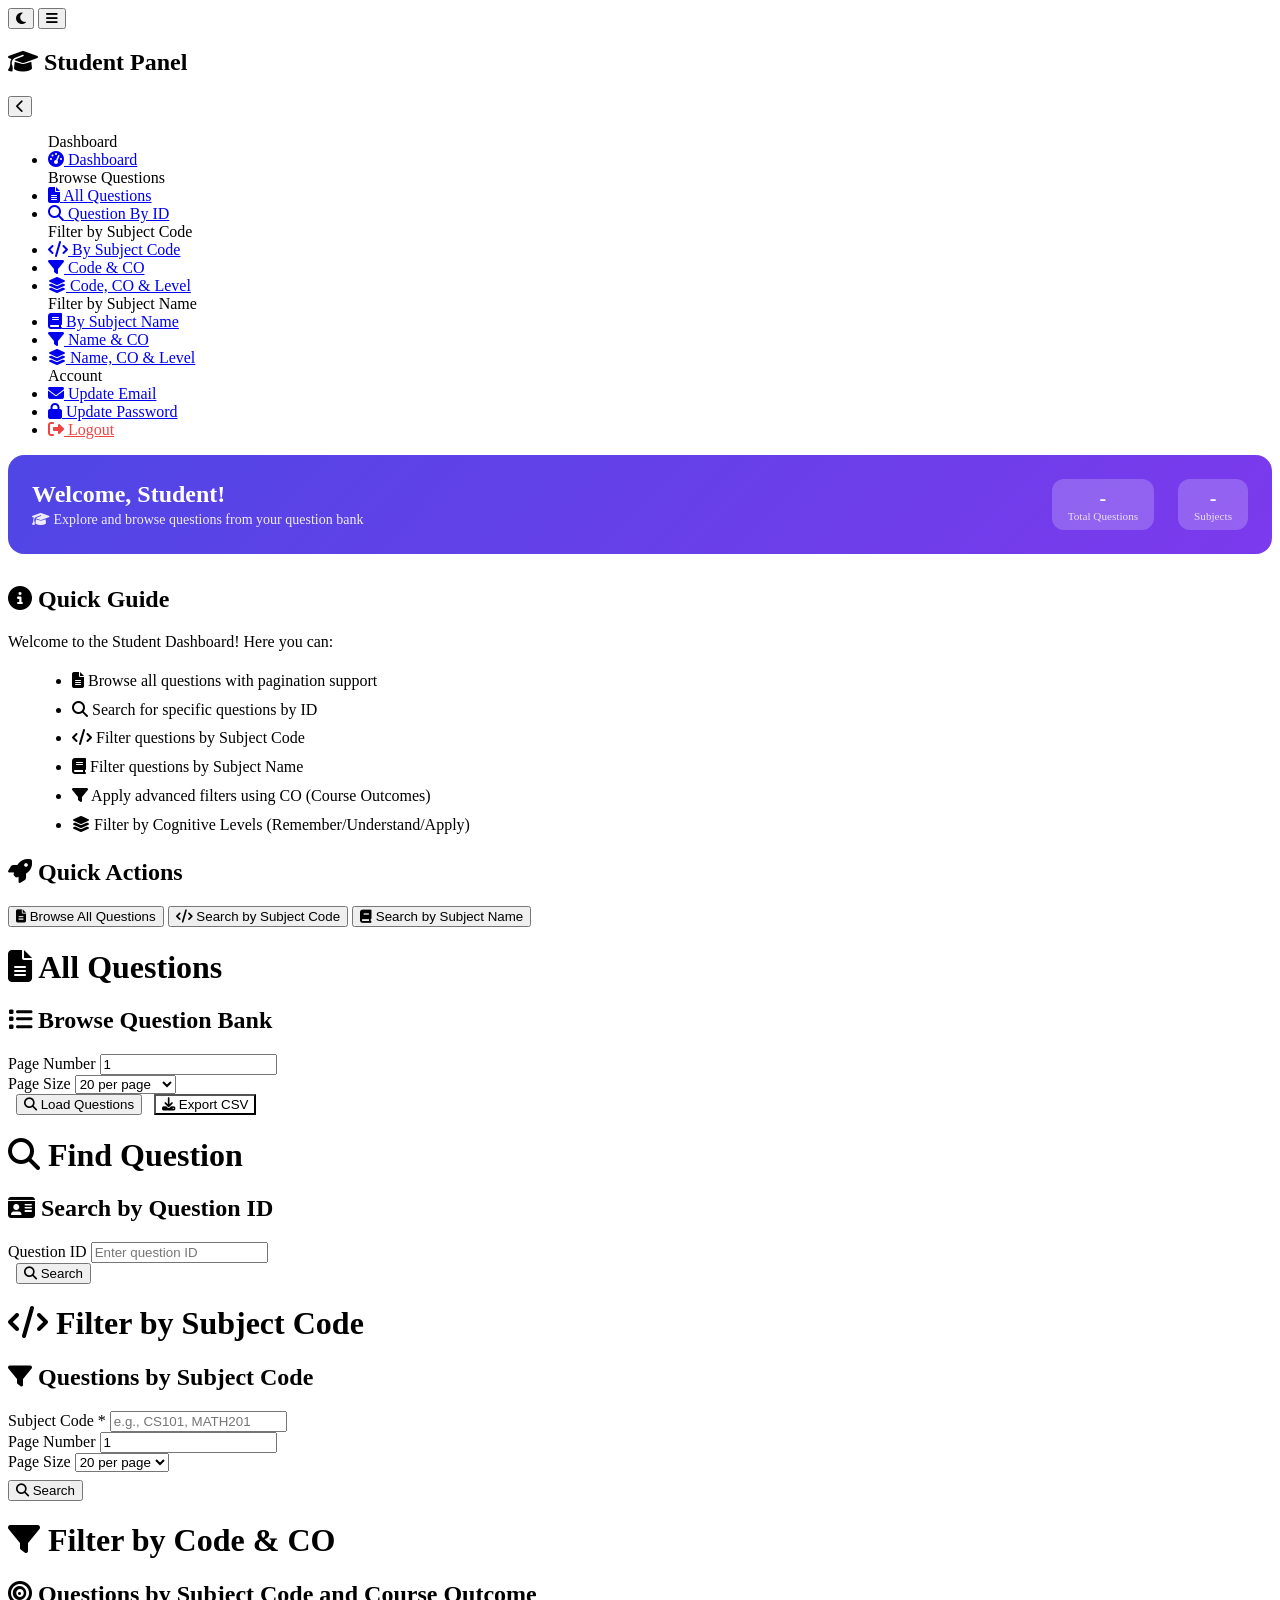
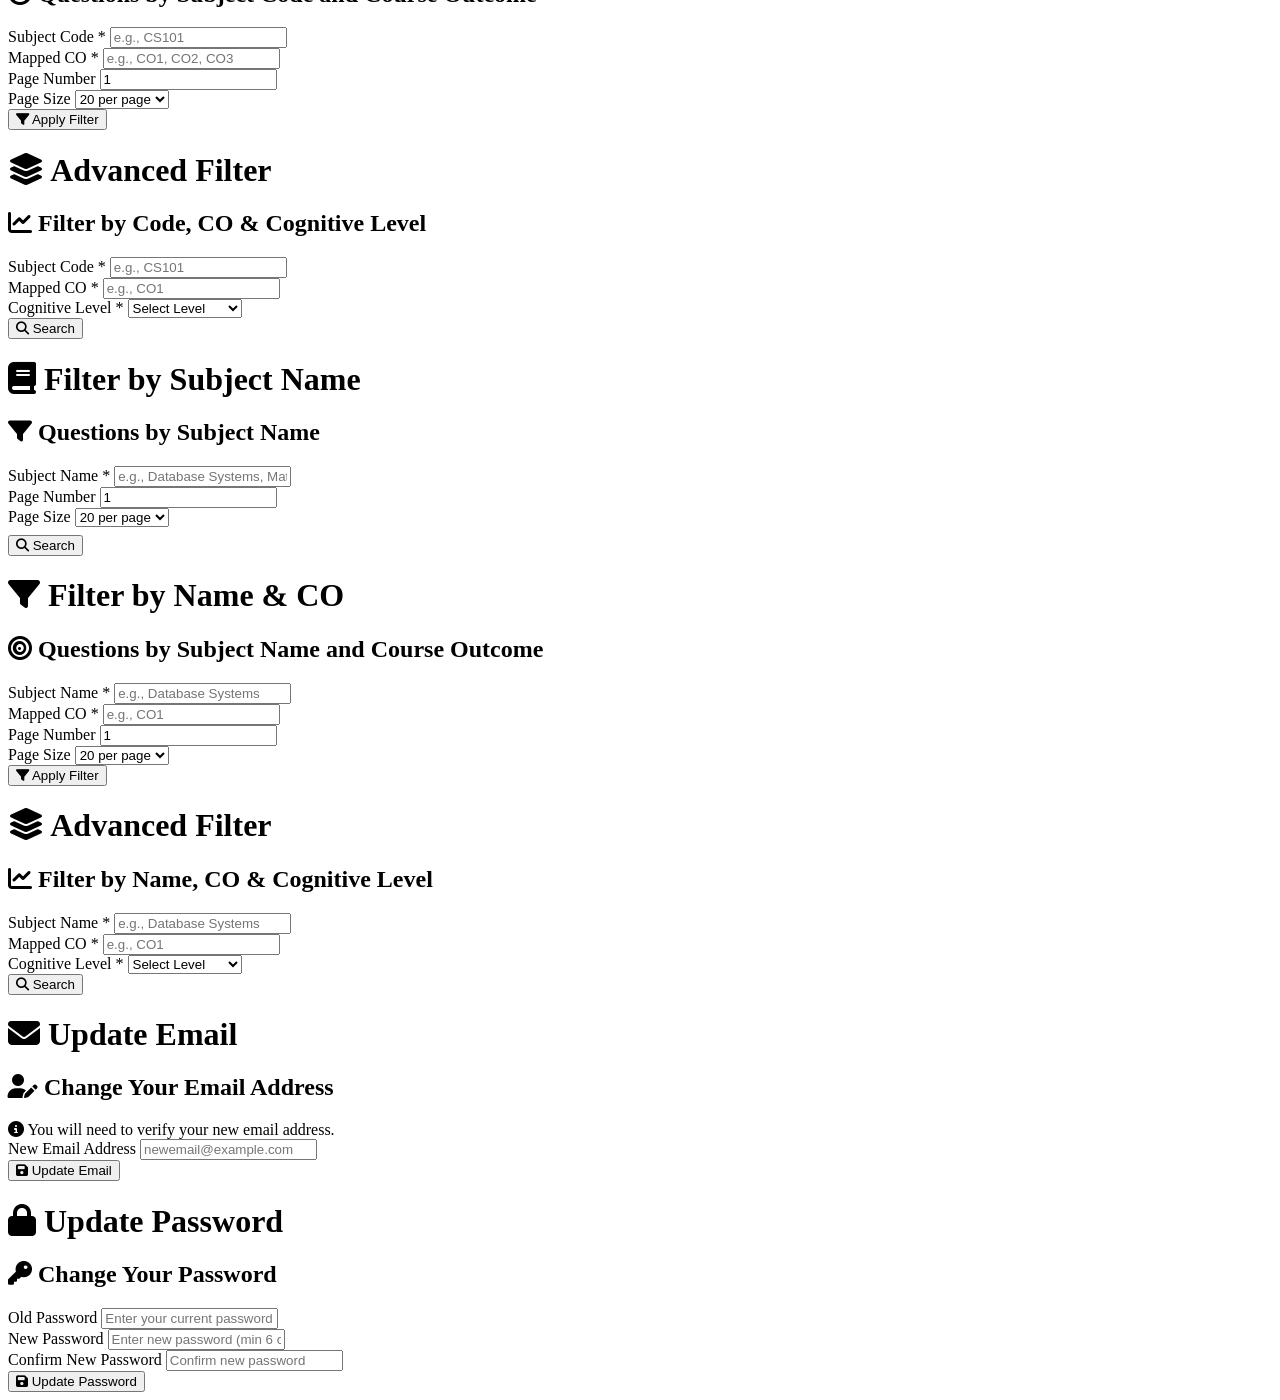
<file: FinalYearProject/src/main/resources/templates/student.html>
<!DOCTYPE html>
<html lang="en" xmlns:th="http://www.thymeleaf.org">
<head>
    <meta charset="UTF-8">
    <meta name="viewport" content="width=device-width, initial-scale=1.0">
    <title>QPGen - Student Dashboard | Browse Questions</title>
    <meta name="description" content="Student dashboard - Browse and filter questions by subject, CO, and cognitive levels">

    <!-- Font Awesome 6 -->
    <link rel="stylesheet" href="https://cdnjs.cloudflare.com/ajax/libs/font-awesome/6.4.0/css/all.min.css">

    <!-- Google Fonts -->
    <link href="https://fonts.googleapis.com/css2?family=Inter:opsz,wght@14..32,300;14..32,400;14..32,500;14..32,600;14..32,700;14..32,800&display=swap" rel="stylesheet">

    <!-- Main Styles -->
    <link rel="stylesheet" th:href="@{/css/main.css}">

    <style>
        /* Additional Student Dashboard Specific Styles */

        /* Welcome Banner */
        .welcome-banner {
            background: linear-gradient(135deg, #4f46e5 0%, #7c3aed 100%);
            border-radius: 1rem;
            padding: 1.5rem;
            margin-bottom: 2rem;
            color: white;
            display: flex;
            justify-content: space-between;
            align-items: center;
            flex-wrap: wrap;
            gap: 1rem;
        }

        .welcome-text h2 {
            margin: 0 0 0.25rem 0;
            font-size: 1.5rem;
        }

        .welcome-text p {
            margin: 0;
            opacity: 0.9;
            font-size: 0.875rem;
        }

        .welcome-stats {
            display: flex;
            gap: 1.5rem;
        }

        .stat-badge {
            background: rgba(255, 255, 255, 0.2);
            padding: 0.5rem 1rem;
            border-radius: 0.75rem;
            text-align: center;
        }

        .stat-badge .number {
            font-size: 1.25rem;
            font-weight: 700;
        }

        .stat-badge .label {
            font-size: 0.7rem;
            opacity: 0.8;
        }

        /* Filter Cards */
        .filter-card {
            background: white;
            border-radius: 1rem;
            padding: 1.25rem;
            margin-bottom: 1.5rem;
            border: 1px solid var(--border);
            transition: all 0.3s;
        }

        body.dark-mode .filter-card {
            background: #1e293b;
        }

        .filter-card:hover {
            box-shadow: var(--shadow-md);
        }

        .filter-title {
            display: flex;
            align-items: center;
            gap: 0.5rem;
            margin-bottom: 1rem;
            padding-bottom: 0.5rem;
            border-bottom: 2px solid var(--primary-light);
            color: var(--primary);
            font-weight: 600;
        }

        /* Quick Filter Chips */
        .filter-chips {
            display: flex;
            flex-wrap: wrap;
            gap: 0.5rem;
            margin-top: 0.5rem;
        }

        .chip {
            background: var(--gray-light);
            padding: 0.4rem 0.8rem;
            border-radius: 20px;
            font-size: 0.75rem;
            cursor: pointer;
            transition: all 0.2s;
            color: var(--dark);
        }

        body.dark-mode .chip {
            background: #334155;
            color: #e2e8f0;
        }

        .chip:hover {
            background: var(--primary);
            color: white;
        }

        /* Question Detail Modal */
        .question-full-detail {
            padding: 0.5rem 0;
        }

        .detail-section {
            margin-bottom: 1.5rem;
        }

        .detail-section h4 {
            margin-bottom: 0.75rem;
            color: var(--primary-dark);
        }

        .question-text {
            background: var(--gray-light);
            padding: 1rem;
            border-radius: 0.5rem;
            line-height: 1.6;
        }

        body.dark-mode .question-text {
            background: #0f172a;
        }

        .detail-grid {
            display: grid;
            grid-template-columns: repeat(auto-fit, minmax(200px, 1fr));
            gap: 1rem;
        }

        .detail-item {
            display: flex;
            justify-content: space-between;
            padding: 0.5rem 0;
            border-bottom: 1px solid var(--border);
        }

        .detail-label {
            font-weight: 600;
            color: var(--dark);
        }

        .detail-value {
            color: var(--gray);
        }

        /* Export Button */
        .export-btn {
            background: var(--success);
            margin-left: 0.5rem;
        }

        .export-btn:hover {
            background: #059669;
        }

        /* Empty State */
        .empty-state {
            text-align: center;
            padding: 3rem;
            background: var(--gray-light);
            border-radius: 1rem;
        }

        .empty-state i {
            font-size: 3rem;
            color: var(--gray);
            margin-bottom: 1rem;
        }

        /* Loading States */
        .loading-skeleton {
            animation: pulse 1.5s ease-in-out infinite;
        }

        @keyframes pulse {
            0%, 100% { opacity: 1; }
            50% { opacity: 0.5; }
        }

        /* Responsive */
        @media (max-width: 768px) {
            .welcome-banner {
                flex-direction: column;
                text-align: center;
            }

            .detail-item {
                flex-direction: column;
                gap: 0.25rem;
            }

            .filter-chips {
                justify-content: center;
            }
        }
    </style>
</head>
<body>

<!-- Theme Toggle -->
<button class="theme-toggle" id="themeToggle" title="Toggle Dark Mode">
    <i class="fas fa-moon"></i>
</button>

<!-- Mobile Menu Toggle -->
<button class="mobile-menu-toggle" onclick="toggleMobileMenu()">
    <i class="fas fa-bars"></i>
</button>

<div class="dashboard">
    <!-- Sidebar -->
    <div class="sidebar" id="sidebar">
        <div class="sidebar-header">
            <h2><i class="fas fa-graduation-cap"></i> Student Panel</h2>
            <button class="toggle-btn" id="toggleBtn" onclick="toggleSidebar()">
                <i class="fas fa-chevron-left"></i>
            </button>
        </div>
        <ul>
            <div class="menu-category">Dashboard</div>
            <li><a href="#" onclick="showSection('dashboardHome')" class="active">
                <i class="fas fa-tachometer-alt"></i>
                <span>Dashboard</span>
            </a></li>

            <div class="menu-category">Browse Questions</div>
            <li><a href="#" onclick="showSection('paginatedQuestions')">
                <i class="fas fa-file-alt"></i>
                <span>All Questions</span>
            </a></li>
            <li><a href="#" onclick="showSection('questionById')">
                <i class="fas fa-search"></i>
                <span>Question By ID</span>
            </a></li>

            <div class="menu-category">Filter by Subject Code</div>
            <li><a href="#" onclick="showSection('bySubjectCodePaged')">
                <i class="fas fa-code"></i>
                <span>By Subject Code</span>
            </a></li>
            <li><a href="#" onclick="showSection('bySubjectCodeCOPaged')">
                <i class="fas fa-filter"></i>
                <span>Code & CO</span>
            </a></li>
            <li><a href="#" onclick="showSection('bySubjectCodeCOLevel')">
                <i class="fas fa-layer-group"></i>
                <span>Code, CO & Level</span>
            </a></li>

            <div class="menu-category">Filter by Subject Name</div>
            <li><a href="#" onclick="showSection('bySubjectNamePaged')">
                <i class="fas fa-book"></i>
                <span>By Subject Name</span>
            </a></li>
            <li><a href="#" onclick="showSection('bySubjectNameCOPaged')">
                <i class="fas fa-filter"></i>
                <span>Name & CO</span>
            </a></li>
            <li><a href="#" onclick="showSection('bySubjectNameCOLevel')">
                <i class="fas fa-layer-group"></i>
                <span>Name, CO & Level</span>
            </a></li>

            <div class="menu-category">Account</div>
            <li><a href="#" onclick="showSection('updateEmail')">
                <i class="fas fa-envelope"></i>
                <span>Update Email</span>
            </a></li>
            <li><a href="#" onclick="showSection('updatePassword')">
                <i class="fas fa-lock"></i>
                <span>Update Password</span>
            </a></li>

            <li><a href="#" onclick="logout()" style="color: #ef4444;">
                <i class="fas fa-sign-out-alt"></i>
                <span>Logout</span>
            </a></li>
        </ul>
    </div>

    <!-- Main Content -->
    <div class="main-content" id="mainContent">

        <!-- ==================== DASHBOARD HOME ==================== -->
        <div id="dashboardHome" class="section active">
            <div class="welcome-banner">
                <div class="welcome-text">
                    <h2>Welcome, <span id="studentName">Student</span>!</h2>
                    <p><i class="fas fa-graduation-cap"></i> Explore and browse questions from your question bank</p>
                </div>
                <div class="welcome-stats">
                    <div class="stat-badge">
                        <div class="number" id="totalQuestions">-</div>
                        <div class="label">Total Questions</div>
                    </div>
                    <div class="stat-badge">
                        <div class="number" id="totalSubjects">-</div>
                        <div class="label">Subjects</div>
                    </div>
                </div>
            </div>

            <div class="card">
                <h2><i class="fas fa-info-circle"></i> Quick Guide</h2>
                <p>Welcome to the Student Dashboard! Here you can:</p>
                <ul style="margin-top: 1rem; margin-left: 1.5rem; line-height: 1.8;">
                    <li><i class="fas fa-file-alt"></i> Browse all questions with pagination support</li>
                    <li><i class="fas fa-search"></i> Search for specific questions by ID</li>
                    <li><i class="fas fa-code"></i> Filter questions by Subject Code</li>
                    <li><i class="fas fa-book"></i> Filter questions by Subject Name</li>
                    <li><i class="fas fa-filter"></i> Apply advanced filters using CO (Course Outcomes)</li>
                    <li><i class="fas fa-layer-group"></i> Filter by Cognitive Levels (Remember/Understand/Apply)</li>
                </ul>
            </div>

            <div class="card">
                <h2><i class="fas fa-rocket"></i> Quick Actions</h2>
                <div class="action-buttons">
                    <button onclick="showSection('paginatedQuestions')" class="primary">
                        <i class="fas fa-file-alt"></i> Browse All Questions
                    </button>
                    <button onclick="showSection('bySubjectCodePaged')" class="secondary">
                        <i class="fas fa-code"></i> Search by Subject Code
                    </button>
                    <button onclick="showSection('bySubjectNamePaged')" class="secondary">
                        <i class="fas fa-book"></i> Search by Subject Name
                    </button>
                </div>
            </div>
        </div>

        <!-- ==================== ALL QUESTIONS PAGINATED ==================== -->
        <div id="paginatedQuestions" class="section">
            <h1><i class="fas fa-file-alt"></i> All Questions</h1>
            <div class="card">
                <h2><i class="fas fa-list"></i> Browse Question Bank</h2>
                <div class="form-row">
                    <div class="form-group">
                        <label>Page Number</label>
                        <input type="number" id="pageNoAll" value="1" min="1">
                    </div>
                    <div class="form-group">
                        <label>Page Size</label>
                        <select id="pageSizeAll">
                            <option value="10">10 per page</option>
                            <option value="20" selected>20 per page</option>
                            <option value="50">50 per page</option>
                            <option value="100">100 per page</option>
                        </select>
                    </div>
                    <div class="form-group">
                        <label>&nbsp;</label>
                        <button onclick="loadPaginatedQuestions()">
                            <i class="fas fa-search"></i> Load Questions
                        </button>
                        <button onclick="exportToCSV()" class="export-btn">
                            <i class="fas fa-download"></i> Export CSV
                        </button>
                    </div>
                </div>
                <div id="paginatedQuestionsResult"></div>
                <div id="paginatedQuestionsPagination"></div>
            </div>
        </div>

        <!-- ==================== QUESTION BY ID ==================== -->
        <div id="questionById" class="section">
            <h1><i class="fas fa-search"></i> Find Question</h1>
            <div class="card">
                <h2><i class="fas fa-id-card"></i> Search by Question ID</h2>
                <div class="form-row">
                    <div class="form-group">
                        <label>Question ID</label>
                        <input type="number" id="questionId" placeholder="Enter question ID">
                    </div>
                    <div class="form-group">
                        <label>&nbsp;</label>
                        <button onclick="findQuestionById()">
                            <i class="fas fa-search"></i> Search
                        </button>
                    </div>
                </div>
                <div id="questionByIdResult"></div>
            </div>
        </div>

        <!-- ==================== BY SUBJECT CODE PAGINATED ==================== -->
        <div id="bySubjectCodePaged" class="section">
            <h1><i class="fas fa-code"></i> Filter by Subject Code</h1>
            <div class="card">
                <h2><i class="fas fa-filter"></i> Questions by Subject Code</h2>
                <div class="form-row">
                    <div class="form-group">
                        <label>Subject Code *</label>
                        <input type="text" id="subjectCodePaged" placeholder="e.g., CS101, MATH201">
                    </div>
                    <div class="form-group">
                        <label>Page Number</label>
                        <input type="number" id="pageNoCode" value="1" min="1">
                    </div>
                    <div class="form-group">
                        <label>Page Size</label>
                        <select id="pageSizeCode">
                            <option value="10">10 per page</option>
                            <option value="20" selected>20 per page</option>
                            <option value="50">50 per page</option>
                        </select>
                    </div>
                </div>
                <div class="filter-chips" id="subjectCodeChips"></div>
                <button onclick="searchBySubjectCodePaged()">
                    <i class="fas fa-search"></i> Search
                </button>
                <div id="bySubjectCodePagedResult"></div>
                <div id="subjectCodePagination"></div>
            </div>
        </div>

        <!-- ==================== BY SUBJECT CODE & CO PAGINATED ==================== -->
        <div id="bySubjectCodeCOPaged" class="section">
            <h1><i class="fas fa-filter"></i> Filter by Code & CO</h1>
            <div class="card">
                <h2><i class="fas fa-bullseye"></i> Questions by Subject Code and Course Outcome</h2>
                <div class="form-row">
                    <div class="form-group">
                        <label>Subject Code *</label>
                        <input type="text" id="subjectCodeCOPaged" placeholder="e.g., CS101">
                    </div>
                    <div class="form-group">
                        <label>Mapped CO *</label>
                        <input type="text" id="mappedCOPaged" placeholder="e.g., CO1, CO2, CO3">
                    </div>
                </div>
                <div class="form-row">
                    <div class="form-group">
                        <label>Page Number</label>
                        <input type="number" id="pageNoCOPaged" value="1" min="1">
                    </div>
                    <div class="form-group">
                        <label>Page Size</label>
                        <select id="pageSizeCOPaged">
                            <option value="10">10 per page</option>
                            <option value="20" selected>20 per page</option>
                            <option value="50">50 per page</option>
                        </select>
                    </div>
                </div>
                <button onclick="searchBySubjectCodeCOPaged()">
                    <i class="fas fa-filter"></i> Apply Filter
                </button>
                <div id="bySubjectCodeCOPagedResult"></div>
                <div id="subjectCodeCOPagination"></div>
            </div>
        </div>

        <!-- ==================== BY SUBJECT CODE, CO & LEVEL ==================== -->
        <div id="bySubjectCodeCOLevel" class="section">
            <h1><i class="fas fa-layer-group"></i> Advanced Filter</h1>
            <div class="card">
                <h2><i class="fas fa-chart-line"></i> Filter by Code, CO & Cognitive Level</h2>
                <div class="form-row">
                    <div class="form-group">
                        <label>Subject Code *</label>
                        <input type="text" id="subjectCodeCOLevel" placeholder="e.g., CS101">
                    </div>
                    <div class="form-group">
                        <label>Mapped CO *</label>
                        <input type="text" id="mappedCOLevel" placeholder="e.g., CO1">
                    </div>
                    <div class="form-group">
                        <label>Cognitive Level *</label>
                        <select id="cognitiveLevelCode">
                            <option value="">Select Level</option>
                            <option value="R">Remember (R)</option>
                            <option value="U">Understand (U)</option>
                            <option value="A">Apply (A)</option>
                        </select>
                    </div>
                </div>
                <button onclick="searchBySubjectCodeCOLevel()">
                    <i class="fas fa-search"></i> Search
                </button>
                <div id="bySubjectCodeCOLevelResult"></div>
            </div>
        </div>

        <!-- ==================== BY SUBJECT NAME PAGINATED ==================== -->
        <div id="bySubjectNamePaged" class="section">
            <h1><i class="fas fa-book"></i> Filter by Subject Name</h1>
            <div class="card">
                <h2><i class="fas fa-filter"></i> Questions by Subject Name</h2>
                <div class="form-row">
                    <div class="form-group">
                        <label>Subject Name *</label>
                        <input type="text" id="subjectNamePaged" placeholder="e.g., Database Systems, Mathematics">
                    </div>
                    <div class="form-group">
                        <label>Page Number</label>
                        <input type="number" id="pageNoName" value="1" min="1">
                    </div>
                    <div class="form-group">
                        <label>Page Size</label>
                        <select id="pageSizeName">
                            <option value="10">10 per page</option>
                            <option value="20" selected>20 per page</option>
                            <option value="50">50 per page</option>
                        </select>
                    </div>
                </div>
                <div class="filter-chips" id="subjectNameChips"></div>
                <button onclick="searchBySubjectNamePaged()">
                    <i class="fas fa-search"></i> Search
                </button>
                <div id="bySubjectNamePagedResult"></div>
                <div id="subjectNamePagination"></div>
            </div>
        </div>

        <!-- ==================== BY SUBJECT NAME & CO PAGINATED ==================== -->
        <div id="bySubjectNameCOPaged" class="section">
            <h1><i class="fas fa-filter"></i> Filter by Name & CO</h1>
            <div class="card">
                <h2><i class="fas fa-bullseye"></i> Questions by Subject Name and Course Outcome</h2>
                <div class="form-row">
                    <div class="form-group">
                        <label>Subject Name *</label>
                        <input type="text" id="subjectNameCOPaged" placeholder="e.g., Database Systems">
                    </div>
                    <div class="form-group">
                        <label>Mapped CO *</label>
                        <input type="text" id="mappedCONamePaged" placeholder="e.g., CO1">
                    </div>
                </div>
                <div class="form-row">
                    <div class="form-group">
                        <label>Page Number</label>
                        <input type="number" id="pageNoNameCOPaged" value="1" min="1">
                    </div>
                    <div class="form-group">
                        <label>Page Size</label>
                        <select id="pageSizeNameCOPaged">
                            <option value="10">10 per page</option>
                            <option value="20" selected>20 per page</option>
                            <option value="50">50 per page</option>
                        </select>
                    </div>
                </div>
                <button onclick="searchBySubjectNameCOPaged()">
                    <i class="fas fa-filter"></i> Apply Filter
                </button>
                <div id="bySubjectNameCOPagedResult"></div>
                <div id="subjectNameCOPagination"></div>
            </div>
        </div>

        <!-- ==================== BY SUBJECT NAME, CO & LEVEL ==================== -->
        <div id="bySubjectNameCOLevel" class="section">
            <h1><i class="fas fa-layer-group"></i> Advanced Filter</h1>
            <div class="card">
                <h2><i class="fas fa-chart-line"></i> Filter by Name, CO & Cognitive Level</h2>
                <div class="form-row">
                    <div class="form-group">
                        <label>Subject Name *</label>
                        <input type="text" id="subjectNameCOLevel" placeholder="e.g., Database Systems">
                    </div>
                    <div class="form-group">
                        <label>Mapped CO *</label>
                        <input type="text" id="mappedCONameLevel" placeholder="e.g., CO1">
                    </div>
                    <div class="form-group">
                        <label>Cognitive Level *</label>
                        <select id="cognitiveLevelName">
                            <option value="">Select Level</option>
                            <option value="R">Remember (R)</option>
                            <option value="U">Understand (U)</option>
                            <option value="A">Apply (A)</option>
                        </select>
                    </div>
                </div>
                <button onclick="searchBySubjectNameCOLevel()">
                    <i class="fas fa-search"></i> Search
                </button>
                <div id="bySubjectNameCOLevelResult"></div>
            </div>
        </div>

        <!-- ==================== UPDATE EMAIL ==================== -->
        <div id="updateEmail" class="section">
            <h1><i class="fas fa-envelope"></i> Update Email</h1>
            <div class="card">
                <h2><i class="fas fa-user-edit"></i> Change Your Email Address</h2>
                <div class="alert info">
                    <i class="fas fa-info-circle"></i> You will need to verify your new email address.
                </div>
                <div class="form-group">
                    <label>New Email Address</label>
                    <input type="email" id="newEmail" placeholder="newemail@example.com">
                </div>
                <button onclick="updateEmail()">
                    <i class="fas fa-save"></i> Update Email
                </button>
                <div id="updateEmailResult"></div>
            </div>
        </div>

        <!-- ==================== UPDATE PASSWORD ==================== -->
        <div id="updatePassword" class="section">
            <h1><i class="fas fa-lock"></i> Update Password</h1>
            <div class="card">
                <h2><i class="fas fa-key"></i> Change Your Password</h2>
                <div class="form-group">
                    <label>Old Password</label>
                    <input type="password" id="oldPassword" placeholder="Enter your current password">
                </div>
                <div class="form-group">
                    <label>New Password</label>
                    <input type="password" id="newPassword" placeholder="Enter new password (min 6 characters)">
                </div>
                <div class="form-group">
                    <label>Confirm New Password</label>
                    <input type="password" id="confirmPassword" placeholder="Confirm new password">
                </div>
                <button onclick="updatePassword()">
                    <i class="fas fa-save"></i> Update Password
                </button>
                <div id="updatePasswordResult"></div>
            </div>
        </div>

    </div>
</div>

<!-- Scripts -->
<script th:src="@{/js/api.js}"></script>
<script th:src="@{/js/common-dashboard.js}"></script>
<script th:src="@{/js/student-dashboard.js}"></script>

<script>
    // Additional initialization for student dashboard
    document.addEventListener('DOMContentLoaded', async function() {
        // Load total questions count
        if (typeof loadPaginatedQuestions === 'function') {
            try {
                const data = await StudentAPI.getAllQuestionsPaged(0, 1);
                const totalQuestionsElem = document.getElementById('totalQuestions');
                if (totalQuestionsElem && data && data.totalElements) {
                    totalQuestionsElem.textContent = data.totalElements;
                }
            } catch (e) {
                console.error('Failed to load stats:', e);
            }
        }

        // Set student name from token
        const token = AuthAPI.getToken();
        if (token) {
            try {
                const tokenData = AuthAPI.parseJwt(token);
                const studentName = tokenData.name || tokenData.sub || 'Student';
                const studentNameElem = document.getElementById('studentName');
                if (studentNameElem) studentNameElem.textContent = studentName;
            } catch (e) {
                console.error('Error parsing token:', e);
            }
        }
    });
</script>

</body>
</html>
</file>
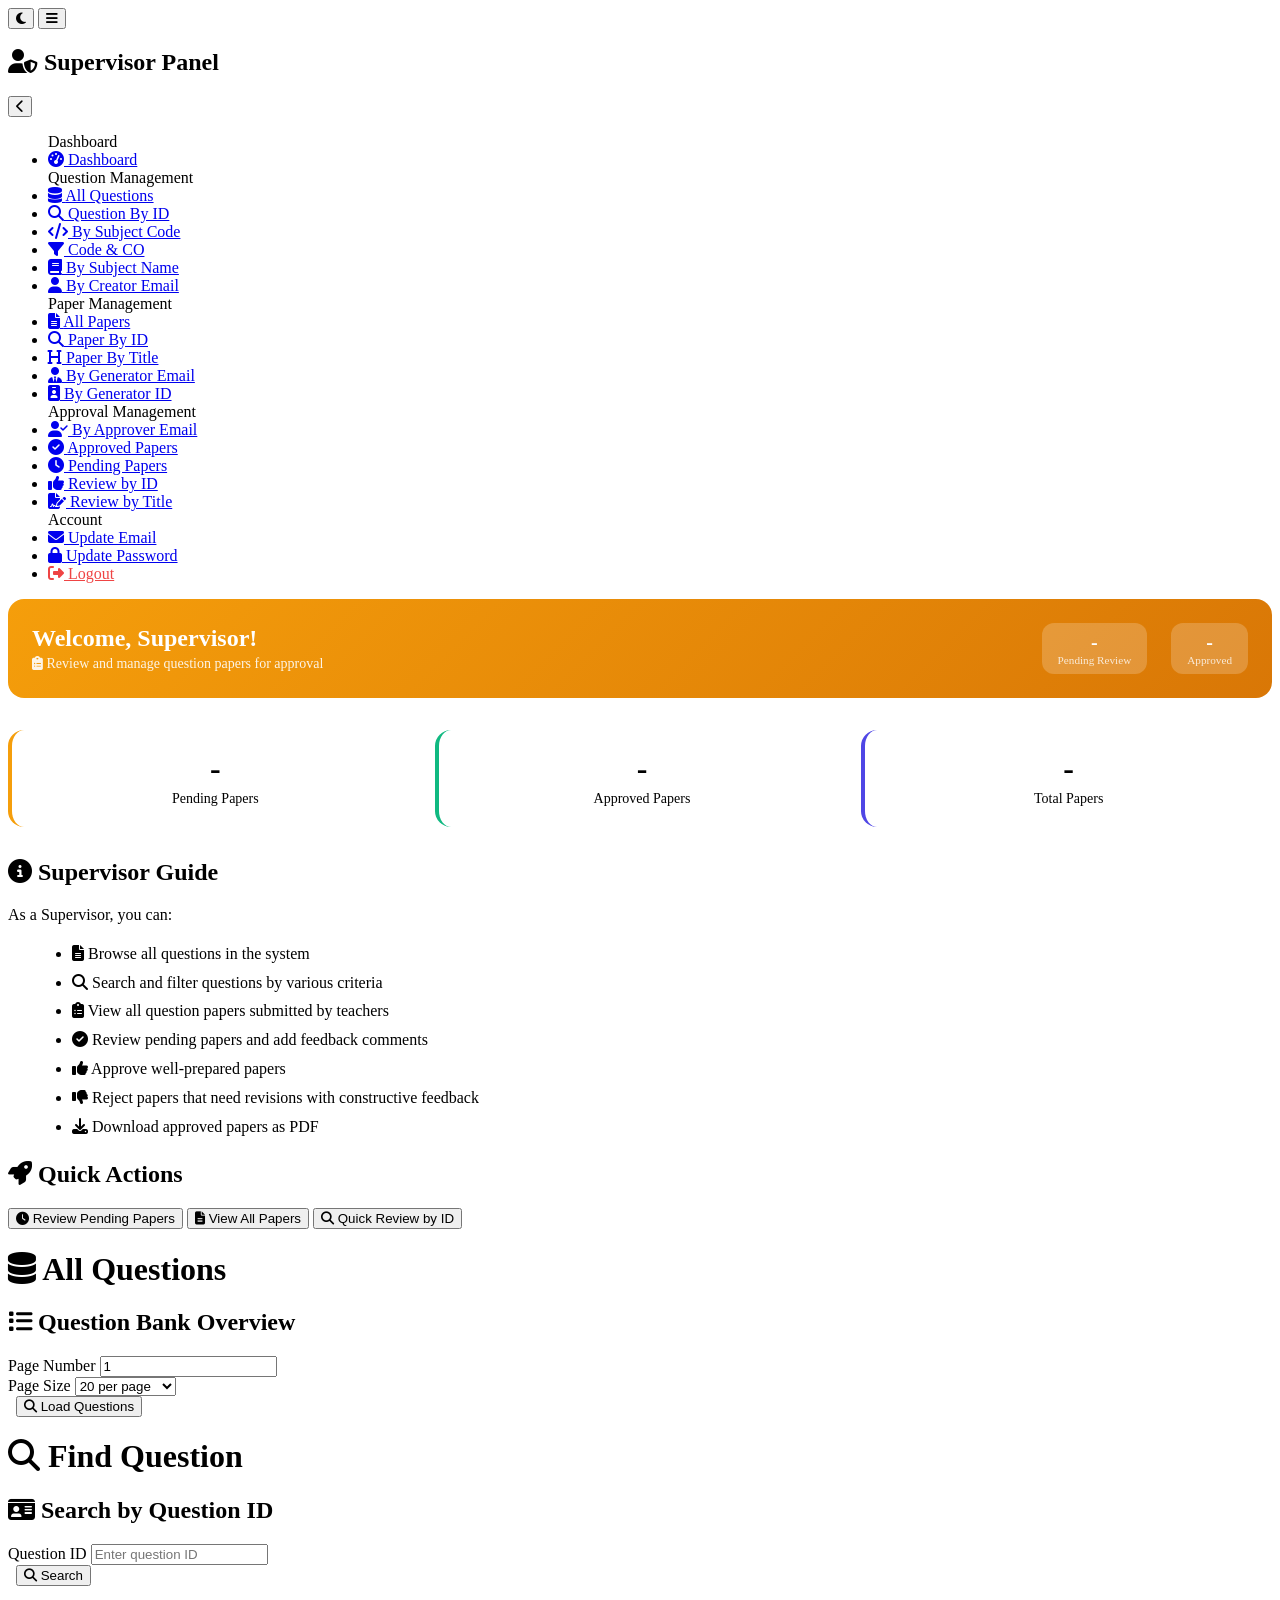
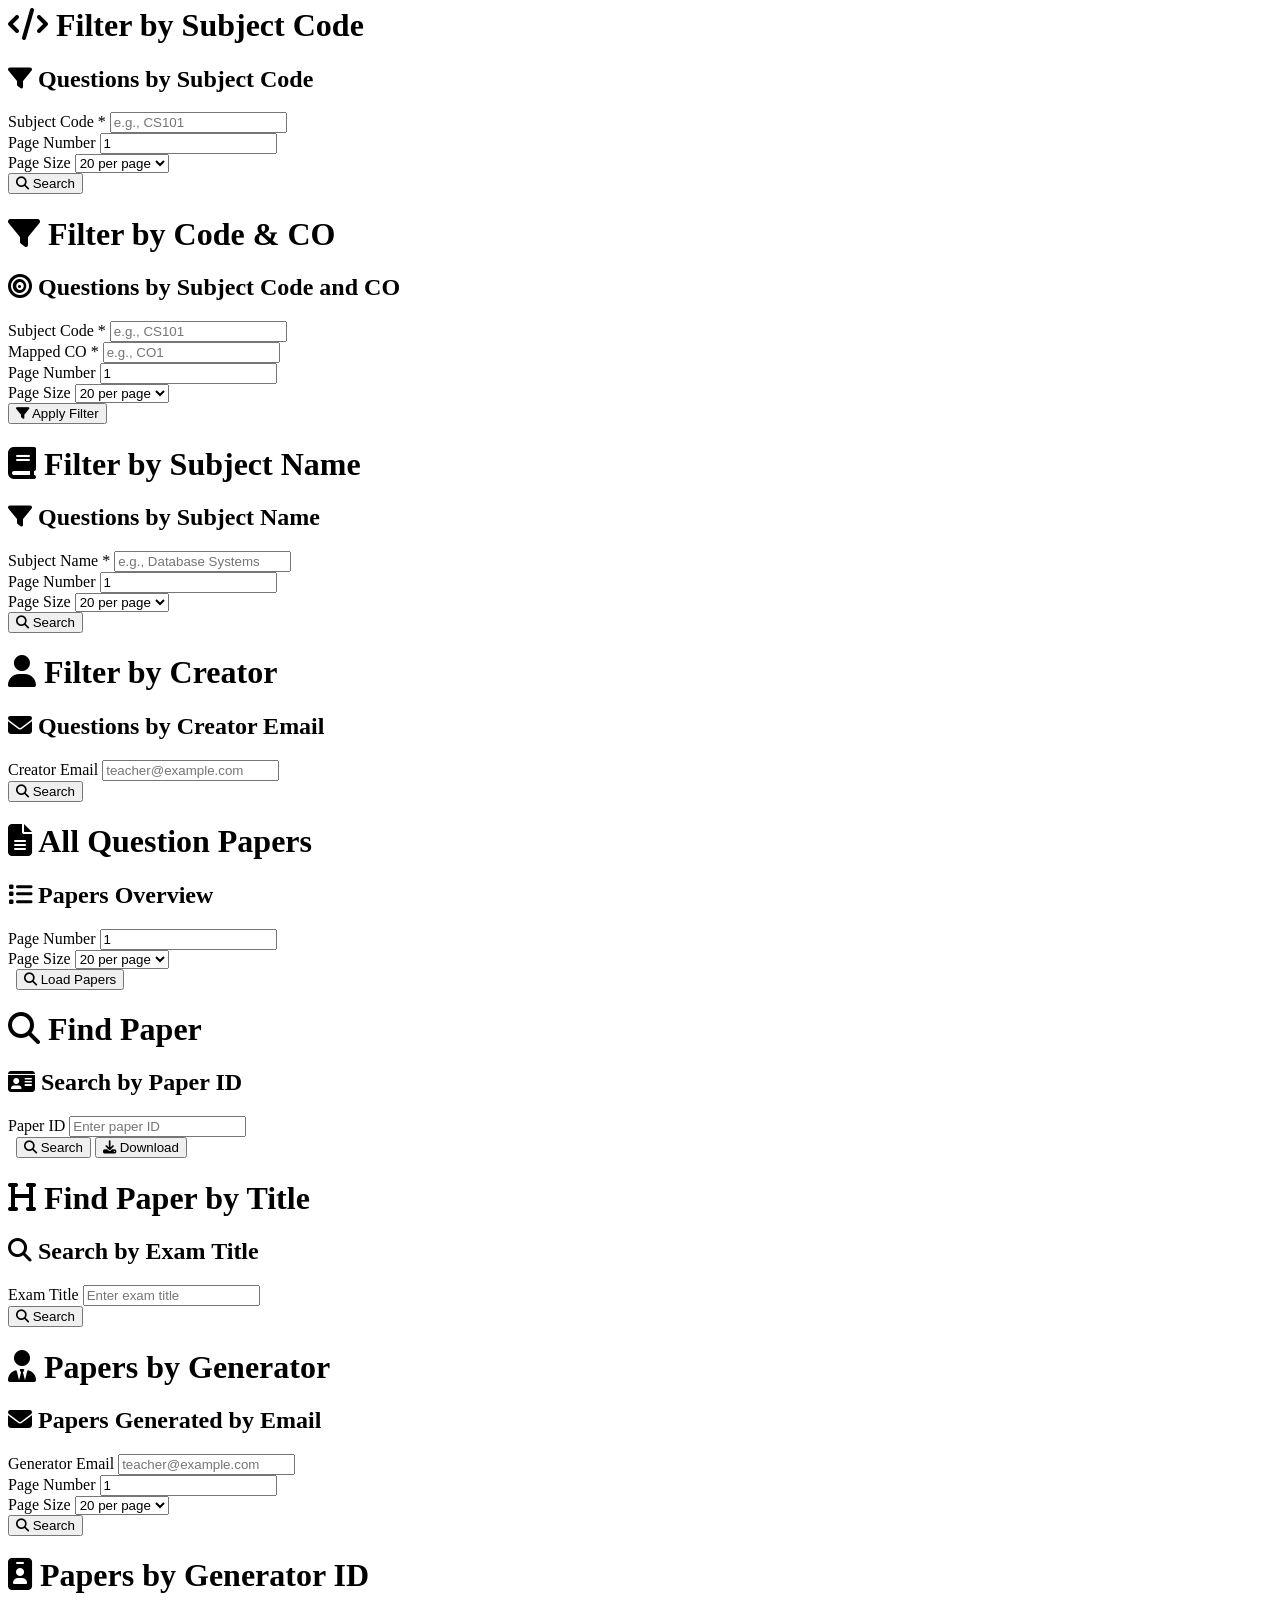
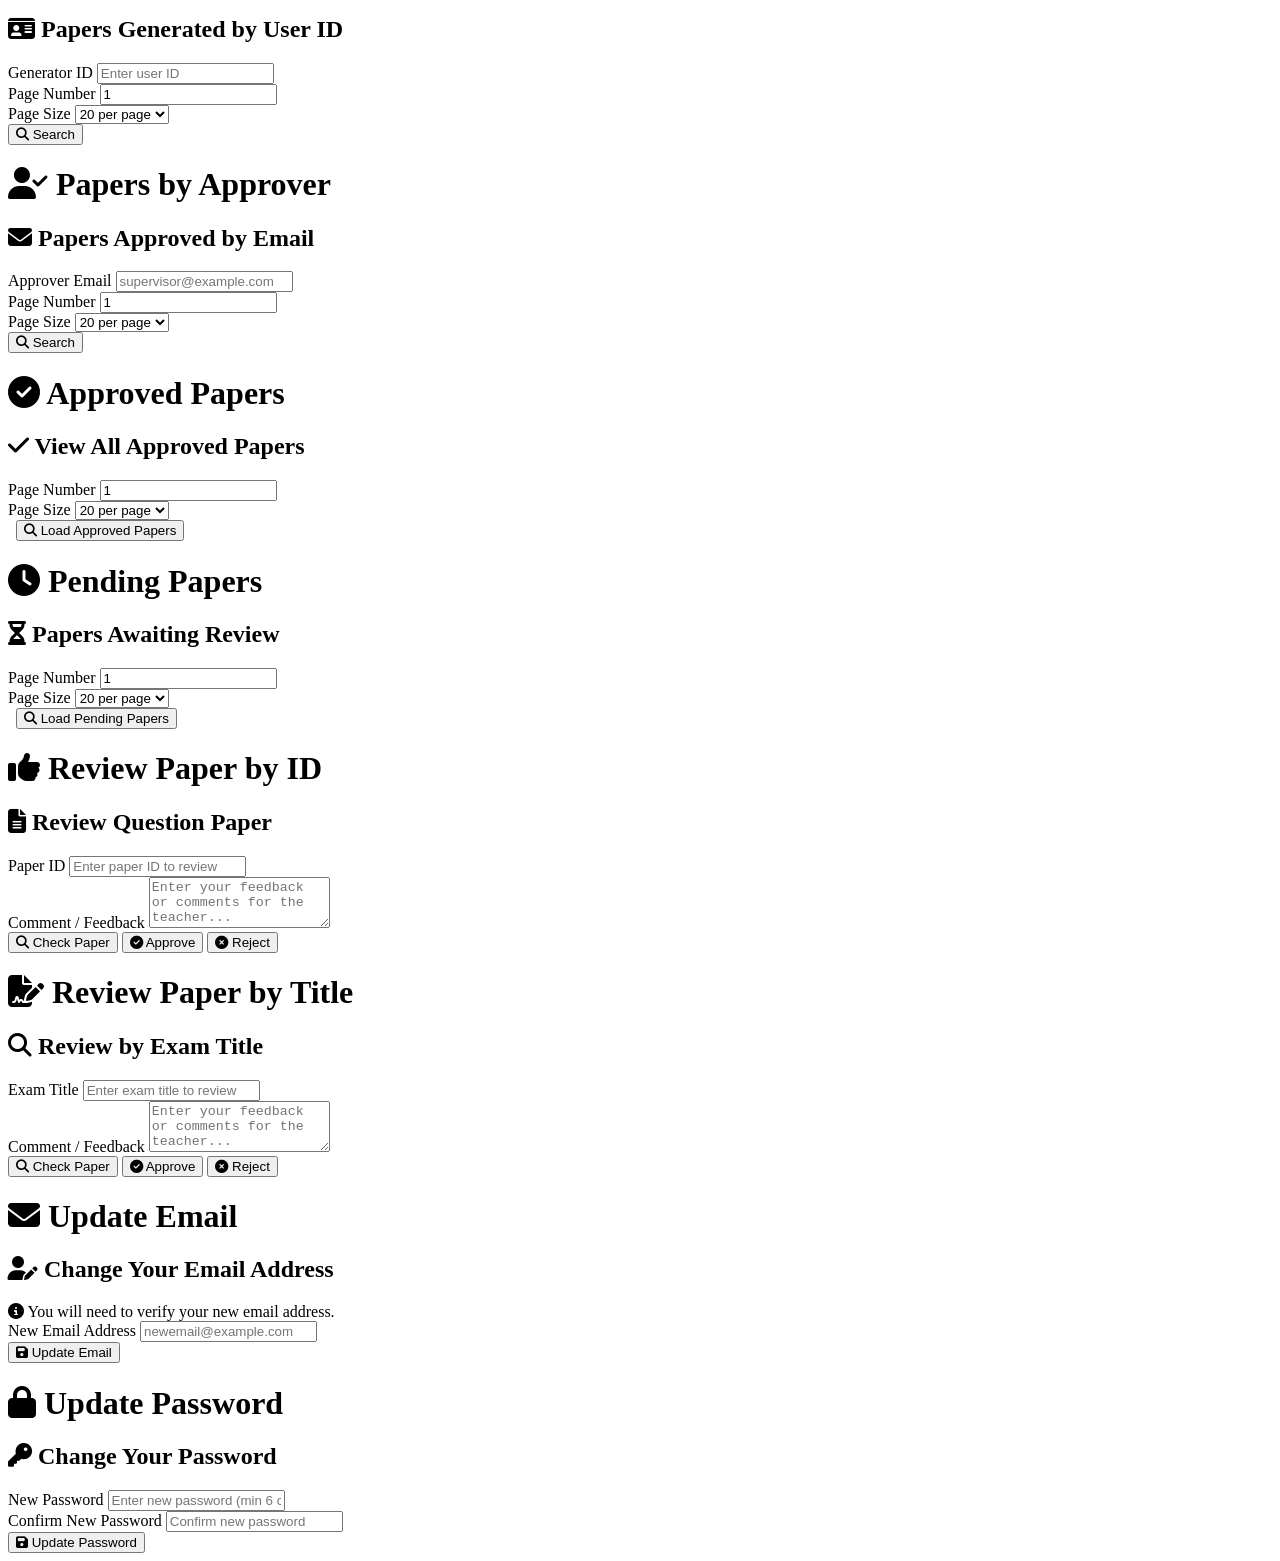
<file: FinalYearProject/src/main/resources/templates/supervisor.html>
<!DOCTYPE html>
<html lang="en" xmlns:th="http://www.thymeleaf.org">
<head>
    <meta charset="UTF-8">
    <meta name="viewport" content="width=device-width, initial-scale=1.0">
    <title>QPGen - Supervisor Dashboard | Review & Approve Papers</title>
    <meta name="description" content="Supervisor dashboard - Review question papers, add comments, and approve/reject submissions">

    <!-- Font Awesome 6 -->
    <link rel="stylesheet" href="https://cdnjs.cloudflare.com/ajax/libs/font-awesome/6.4.0/css/all.min.css">

    <!-- Google Fonts -->
    <link href="https://fonts.googleapis.com/css2?family=Inter:opsz,wght@14..32,300;14..32,400;14..32,500;14..32,600;14..32,700;14..32,800&display=swap" rel="stylesheet">

    <!-- Main Styles -->
    <link rel="stylesheet" th:href="@{/css/main.css}">

    <style>
        /* Additional Supervisor Dashboard Specific Styles */

        /* Welcome Banner */
        .welcome-banner {
            background: linear-gradient(135deg, #f59e0b 0%, #d97706 100%);
            border-radius: 1rem;
            padding: 1.5rem;
            margin-bottom: 2rem;
            color: white;
            display: flex;
            justify-content: space-between;
            align-items: center;
            flex-wrap: wrap;
            gap: 1rem;
        }

        .welcome-text h2 {
            margin: 0 0 0.25rem 0;
            font-size: 1.5rem;
        }

        .welcome-text p {
            margin: 0;
            opacity: 0.9;
            font-size: 0.875rem;
        }

        .welcome-stats {
            display: flex;
            gap: 1.5rem;
        }

        .stat-badge {
            background: rgba(255, 255, 255, 0.2);
            padding: 0.5rem 1rem;
            border-radius: 0.75rem;
            text-align: center;
        }

        .stat-badge .number {
            font-size: 1.25rem;
            font-weight: 700;
        }

        .stat-badge .label {
            font-size: 0.7rem;
            opacity: 0.8;
        }

        /* Status Cards */
        .status-cards {
            display: grid;
            grid-template-columns: repeat(auto-fit, minmax(200px, 1fr));
            gap: 1rem;
            margin-bottom: 2rem;
        }

        .status-card {
            background: white;
            border-radius: 1rem;
            padding: 1.25rem;
            text-align: center;
            border-left: 4px solid;
            transition: transform 0.2s;
        }

        body.dark-mode .status-card {
            background: #1e293b;
        }

        .status-card:hover {
            transform: translateY(-3px);
        }

        .status-card.pending { border-left-color: #f59e0b; }
        .status-card.approved { border-left-color: #10b981; }
        .status-card.total { border-left-color: #4f46e5; }

        .status-card .number {
            font-size: 2rem;
            font-weight: 700;
        }

        .status-card .label {
            color: var(--gray);
            font-size: 0.875rem;
            margin-top: 0.25rem;
        }

        /* Review Modal */
        .review-modal .modal-container {
            max-width: 500px;
        }

        .review-form textarea {
            width: 100%;
            padding: 0.75rem;
            border: 1px solid var(--border);
            border-radius: 0.5rem;
            font-family: inherit;
            resize: vertical;
        }

        .review-form textarea:focus {
            outline: none;
            border-color: var(--primary);
        }

        .decision-buttons {
            display: flex;
            gap: 1rem;
            margin-top: 1rem;
        }

        .btn-approve {
            background: #10b981;
            flex: 1;
        }

        .btn-approve:hover {
            background: #059669;
        }

        .btn-reject {
            background: #ef4444;
            flex: 1;
        }

        .btn-reject:hover {
            background: #dc2626;
        }

        /* Comment Badge */
        .comment-badge {
            background: #fef3c7;
            color: #92400e;
            padding: 0.25rem 0.5rem;
            border-radius: 20px;
            font-size: 0.7rem;
            display: inline-flex;
            align-items: center;
            gap: 0.25rem;
        }

        body.dark-mode .comment-badge {
            background: #78350f;
            color: #fde68a;
        }

        /* Paper Card */
        .paper-preview-card {
            background: white;
            border-radius: 1rem;
            padding: 1.25rem;
            margin-bottom: 1rem;
            border: 1px solid var(--border);
            cursor: pointer;
            transition: all 0.2s;
        }

        body.dark-mode .paper-preview-card {
            background: #1e293b;
        }

        .paper-preview-card:hover {
            box-shadow: var(--shadow-md);
            transform: translateX(5px);
        }

        .paper-title {
            font-weight: 600;
            font-size: 1rem;
            margin-bottom: 0.5rem;
            display: flex;
            justify-content: space-between;
            align-items: center;
            flex-wrap: wrap;
            gap: 0.5rem;
        }

        .paper-meta {
            display: flex;
            gap: 1rem;
            flex-wrap: wrap;
            font-size: 0.75rem;
            color: var(--gray);
        }

        /* Filter Section */
        .filter-section {
            background: var(--gray-light);
            border-radius: 0.75rem;
            padding: 1rem;
            margin-bottom: 1.5rem;
        }

        body.dark-mode .filter-section {
            background: #0f172a;
        }

        /* Responsive */
        @media (max-width: 768px) {
            .welcome-banner {
                flex-direction: column;
                text-align: center;
            }

            .status-cards {
                grid-template-columns: 1fr;
            }

            .decision-buttons {
                flex-direction: column;
            }
        }
    </style>
</head>
<body>

<!-- Theme Toggle -->
<button class="theme-toggle" id="themeToggle" title="Toggle Dark Mode">
    <i class="fas fa-moon"></i>
</button>

<!-- Mobile Menu Toggle -->
<button class="mobile-menu-toggle" onclick="toggleMobileMenu()">
    <i class="fas fa-bars"></i>
</button>

<div class="dashboard">
    <!-- Sidebar -->
    <div class="sidebar" id="sidebar">
        <div class="sidebar-header">
            <h2><i class="fas fa-user-shield"></i> Supervisor Panel</h2>
            <button class="toggle-btn" id="toggleBtn" onclick="toggleSidebar()">
                <i class="fas fa-chevron-left"></i>
            </button>
        </div>
        <ul>
            <div class="menu-category">Dashboard</div>
            <li><a href="#" onclick="showSection('dashboardHome')" class="active">
                <i class="fas fa-tachometer-alt"></i>
                <span>Dashboard</span>
            </a></li>

            <div class="menu-category">Question Management</div>
            <li><a href="#" onclick="showSection('allQuestionsPaged')">
                <i class="fas fa-database"></i>
                <span>All Questions</span>
            </a></li>
            <li><a href="#" onclick="showSection('questionById')">
                <i class="fas fa-search"></i>
                <span>Question By ID</span>
            </a></li>
            <li><a href="#" onclick="showSection('bySubjectCodePaged')">
                <i class="fas fa-code"></i>
                <span>By Subject Code</span>
            </a></li>
            <li><a href="#" onclick="showSection('bySubjectCodeCOPaged')">
                <i class="fas fa-filter"></i>
                <span>Code & CO</span>
            </a></li>
            <li><a href="#" onclick="showSection('bySubjectNamePaged')">
                <i class="fas fa-book"></i>
                <span>By Subject Name</span>
            </a></li>
            <li><a href="#" onclick="showSection('byCreatedByEmail')">
                <i class="fas fa-user"></i>
                <span>By Creator Email</span>
            </a></li>

            <div class="menu-category">Paper Management</div>
            <li><a href="#" onclick="showSection('allPapersPaged')">
                <i class="fas fa-file-alt"></i>
                <span>All Papers</span>
            </a></li>
            <li><a href="#" onclick="showSection('paperById')">
                <i class="fas fa-search"></i>
                <span>Paper By ID</span>
            </a></li>
            <li><a href="#" onclick="showSection('paperByTitle')">
                <i class="fas fa-heading"></i>
                <span>Paper By Title</span>
            </a></li>
            <li><a href="#" onclick="showSection('byGeneratorEmailPaged')">
                <i class="fas fa-user-tie"></i>
                <span>By Generator Email</span>
            </a></li>
            <li><a href="#" onclick="showSection('byGeneratorIdPaged')">
                <i class="fas fa-id-badge"></i>
                <span>By Generator ID</span>
            </a></li>

            <div class="menu-category">Approval Management</div>
            <li><a href="#" onclick="showSection('byApproverEmailPaged')">
                <i class="fas fa-user-check"></i>
                <span>By Approver Email</span>
            </a></li>
            <li><a href="#" onclick="showSection('approvedPapersPaged')">
                <i class="fas fa-check-circle"></i>
                <span>Approved Papers</span>
            </a></li>
            <li><a href="#" onclick="showSection('pendingPapersPaged')">
                <i class="fas fa-clock"></i>
                <span>Pending Papers</span>
            </a></li>
            <li><a href="#" onclick="showSection('approveById')">
                <i class="fas fa-thumbs-up"></i>
                <span>Review by ID</span>
            </a></li>
            <li><a href="#" onclick="showSection('approveByTitle')">
                <i class="fas fa-file-signature"></i>
                <span>Review by Title</span>
            </a></li>

            <div class="menu-category">Account</div>
            <li><a href="#" onclick="showSection('updateEmail')">
                <i class="fas fa-envelope"></i>
                <span>Update Email</span>
            </a></li>
            <li><a href="#" onclick="showSection('updatePassword')">
                <i class="fas fa-lock"></i>
                <span>Update Password</span>
            </a></li>

            <li><a href="#" onclick="logout()" style="color: #ef4444;">
                <i class="fas fa-sign-out-alt"></i>
                <span>Logout</span>
            </a></li>
        </ul>
    </div>

    <!-- Main Content -->
    <div class="main-content" id="mainContent">

        <!-- ==================== DASHBOARD HOME ==================== -->
        <div id="dashboardHome" class="section active">
            <div class="welcome-banner">
                <div class="welcome-text">
                    <h2>Welcome, <span id="supervisorName">Supervisor</span>!</h2>
                    <p><i class="fas fa-clipboard-list"></i> Review and manage question papers for approval</p>
                </div>
                <div class="welcome-stats">
                    <div class="stat-badge">
                        <div class="number" id="pendingCount">-</div>
                        <div class="label">Pending Review</div>
                    </div>
                    <div class="stat-badge">
                        <div class="number" id="approvedCount">-</div>
                        <div class="label">Approved</div>
                    </div>
                </div>
            </div>

            <!-- Status Cards -->
            <div class="status-cards">
                <div class="status-card pending">
                    <div class="number" id="pendingPapersCount">-</div>
                    <div class="label">Pending Papers</div>
                </div>
                <div class="status-card approved">
                    <div class="number" id="approvedPapersCount">-</div>
                    <div class="label">Approved Papers</div>
                </div>
                <div class="status-card total">
                    <div class="number" id="totalPapersCount">-</div>
                    <div class="label">Total Papers</div>
                </div>
            </div>

            <div class="card">
                <h2><i class="fas fa-info-circle"></i> Supervisor Guide</h2>
                <p>As a Supervisor, you can:</p>
                <ul style="margin-top: 1rem; margin-left: 1.5rem; line-height: 1.8;">
                    <li><i class="fas fa-file-alt"></i> Browse all questions in the system</li>
                    <li><i class="fas fa-search"></i> Search and filter questions by various criteria</li>
                    <li><i class="fas fa-clipboard-list"></i> View all question papers submitted by teachers</li>
                    <li><i class="fas fa-check-circle"></i> Review pending papers and add feedback comments</li>
                    <li><i class="fas fa-thumbs-up"></i> Approve well-prepared papers</li>
                    <li><i class="fas fa-thumbs-down"></i> Reject papers that need revisions with constructive feedback</li>
                    <li><i class="fas fa-download"></i> Download approved papers as PDF</li>
                </ul>
            </div>

            <div class="card">
                <h2><i class="fas fa-rocket"></i> Quick Actions</h2>
                <div class="action-buttons">
                    <button onclick="showSection('pendingPapersPaged')" class="warning">
                        <i class="fas fa-clock"></i> Review Pending Papers
                    </button>
                    <button onclick="showSection('allPapersPaged')" class="primary">
                        <i class="fas fa-file-alt"></i> View All Papers
                    </button>
                    <button onclick="showSection('approveById')" class="secondary">
                        <i class="fas fa-search"></i> Quick Review by ID
                    </button>
                </div>
            </div>
        </div>

        <!-- ==================== ALL QUESTIONS PAGINATED ==================== -->
        <div id="allQuestionsPaged" class="section">
            <h1><i class="fas fa-database"></i> All Questions</h1>
            <div class="card">
                <h2><i class="fas fa-list"></i> Question Bank Overview</h2>
                <div class="form-row">
                    <div class="form-group">
                        <label>Page Number</label>
                        <input type="number" id="pageNoAllQuestions" value="1" min="1">
                    </div>
                    <div class="form-group">
                        <label>Page Size</label>
                        <select id="pageSizeAllQuestions">
                            <option value="10">10 per page</option>
                            <option value="20" selected>20 per page</option>
                            <option value="50">50 per page</option>
                            <option value="100">100 per page</option>
                        </select>
                    </div>
                    <div class="form-group">
                        <label>&nbsp;</label>
                        <button onclick="loadAllQuestionsPaged()">
                            <i class="fas fa-search"></i> Load Questions
                        </button>
                    </div>
                </div>
                <div id="allQuestionsPagedResult"></div>
                <div id="allQuestionsPagination"></div>
            </div>
        </div>

        <!-- ==================== QUESTION BY ID ==================== -->
        <div id="questionById" class="section">
            <h1><i class="fas fa-search"></i> Find Question</h1>
            <div class="card">
                <h2><i class="fas fa-id-card"></i> Search by Question ID</h2>
                <div class="form-row">
                    <div class="form-group">
                        <label>Question ID</label>
                        <input type="number" id="questionId" placeholder="Enter question ID">
                    </div>
                    <div class="form-group">
                        <label>&nbsp;</label>
                        <button onclick="findQuestionById()">
                            <i class="fas fa-search"></i> Search
                        </button>
                    </div>
                </div>
                <div id="questionByIdResult"></div>
            </div>
        </div>

        <!-- ==================== BY SUBJECT CODE PAGINATED ==================== -->
        <div id="bySubjectCodePaged" class="section">
            <h1><i class="fas fa-code"></i> Filter by Subject Code</h1>
            <div class="card">
                <h2><i class="fas fa-filter"></i> Questions by Subject Code</h2>
                <div class="form-row">
                    <div class="form-group">
                        <label>Subject Code *</label>
                        <input type="text" id="subjectCodePaged" placeholder="e.g., CS101">
                    </div>
                    <div class="form-group">
                        <label>Page Number</label>
                        <input type="number" id="pageNoSubjectCode" value="1" min="1">
                    </div>
                    <div class="form-group">
                        <label>Page Size</label>
                        <select id="pageSizeSubjectCode">
                            <option value="10">10 per page</option>
                            <option value="20" selected>20 per page</option>
                            <option value="50">50 per page</option>
                        </select>
                    </div>
                </div>
                <button onclick="searchBySubjectCodePaged()">
                    <i class="fas fa-search"></i> Search
                </button>
                <div id="bySubjectCodePagedResult"></div>
                <div id="subjectCodePagination"></div>
            </div>
        </div>

        <!-- ==================== BY SUBJECT CODE & CO ==================== -->
        <div id="bySubjectCodeCOPaged" class="section">
            <h1><i class="fas fa-filter"></i> Filter by Code & CO</h1>
            <div class="card">
                <h2><i class="fas fa-bullseye"></i> Questions by Subject Code and CO</h2>
                <div class="form-row">
                    <div class="form-group">
                        <label>Subject Code *</label>
                        <input type="text" id="subjectCodeCOPaged" placeholder="e.g., CS101">
                    </div>
                    <div class="form-group">
                        <label>Mapped CO *</label>
                        <input type="text" id="mappedCOPaged" placeholder="e.g., CO1">
                    </div>
                </div>
                <div class="form-row">
                    <div class="form-group">
                        <label>Page Number</label>
                        <input type="number" id="pageNoSubjectCodeCO" value="1" min="1">
                    </div>
                    <div class="form-group">
                        <label>Page Size</label>
                        <select id="pageSizeSubjectCodeCO">
                            <option value="10">10 per page</option>
                            <option value="20" selected>20 per page</option>
                            <option value="50">50 per page</option>
                        </select>
                    </div>
                </div>
                <button onclick="searchBySubjectCodeCOPaged()">
                    <i class="fas fa-filter"></i> Apply Filter
                </button>
                <div id="bySubjectCodeCOPagedResult"></div>
                <div id="subjectCodeCOPagination"></div>
            </div>
        </div>

        <!-- ==================== BY SUBJECT NAME PAGINATED ==================== -->
        <div id="bySubjectNamePaged" class="section">
            <h1><i class="fas fa-book"></i> Filter by Subject Name</h1>
            <div class="card">
                <h2><i class="fas fa-filter"></i> Questions by Subject Name</h2>
                <div class="form-row">
                    <div class="form-group">
                        <label>Subject Name *</label>
                        <input type="text" id="subjectNamePaged" placeholder="e.g., Database Systems">
                    </div>
                    <div class="form-group">
                        <label>Page Number</label>
                        <input type="number" id="pageNoSubjectName" value="1" min="1">
                    </div>
                    <div class="form-group">
                        <label>Page Size</label>
                        <select id="pageSizeSubjectName">
                            <option value="10">10 per page</option>
                            <option value="20" selected>20 per page</option>
                            <option value="50">50 per page</option>
                        </select>
                    </div>
                </div>
                <button onclick="searchBySubjectNamePaged()">
                    <i class="fas fa-search"></i> Search
                </button>
                <div id="bySubjectNamePagedResult"></div>
                <div id="subjectNamePagination"></div>
            </div>
        </div>

        <!-- ==================== BY CREATOR EMAIL ==================== -->
        <div id="byCreatedByEmail" class="section">
            <h1><i class="fas fa-user"></i> Filter by Creator</h1>
            <div class="card">
                <h2><i class="fas fa-envelope"></i> Questions by Creator Email</h2>
                <div class="form-group">
                    <label>Creator Email</label>
                    <input type="email" id="creatorEmail" placeholder="teacher@example.com">
                </div>
                <button onclick="searchByCreatedByEmail()">
                    <i class="fas fa-search"></i> Search
                </button>
                <div id="byCreatedByEmailResult"></div>
            </div>
        </div>

        <!-- ==================== ALL PAPERS PAGINATED ==================== -->
        <div id="allPapersPaged" class="section">
            <h1><i class="fas fa-file-alt"></i> All Question Papers</h1>
            <div class="card">
                <h2><i class="fas fa-list"></i> Papers Overview</h2>
                <div class="form-row">
                    <div class="form-group">
                        <label>Page Number</label>
                        <input type="number" id="pageNoAllPapers" value="1" min="1">
                    </div>
                    <div class="form-group">
                        <label>Page Size</label>
                        <select id="pageSizeAllPapers">
                            <option value="10">10 per page</option>
                            <option value="20" selected>20 per page</option>
                            <option value="50">50 per page</option>
                        </select>
                    </div>
                    <div class="form-group">
                        <label>&nbsp;</label>
                        <button onclick="loadAllPapersPaged()">
                            <i class="fas fa-search"></i> Load Papers
                        </button>
                    </div>
                </div>
                <div id="allPapersPagedResult"></div>
                <div id="allPapersPagination"></div>
            </div>
        </div>

        <!-- ==================== PAPER BY ID ==================== -->
        <div id="paperById" class="section">
            <h1><i class="fas fa-search"></i> Find Paper</h1>
            <div class="card">
                <h2><i class="fas fa-id-card"></i> Search by Paper ID</h2>
                <div class="form-row">
                    <div class="form-group">
                        <label>Paper ID</label>
                        <input type="number" id="paperId" placeholder="Enter paper ID">
                    </div>
                    <div class="form-group">
                        <label>&nbsp;</label>
                        <button onclick="findPaperById()">
                            <i class="fas fa-search"></i> Search
                        </button>
                        <button onclick="downloadQuestionPaperSupervisor()" class="success">
                            <i class="fas fa-download"></i> Download
                        </button>
                    </div>
                </div>
                <div id="paperByIdResult"></div>
            </div>
        </div>

        <!-- ==================== PAPER BY TITLE ==================== -->
        <div id="paperByTitle" class="section">
            <h1><i class="fas fa-heading"></i> Find Paper by Title</h1>
            <div class="card">
                <h2><i class="fas fa-search"></i> Search by Exam Title</h2>
                <div class="form-group">
                    <label>Exam Title</label>
                    <input type="text" id="examTitleSearch" placeholder="Enter exam title">
                </div>
                <button onclick="findPaperByTitle()">
                    <i class="fas fa-search"></i> Search
                </button>
                <div id="paperByTitleResult"></div>
            </div>
        </div>

        <!-- ==================== BY GENERATOR EMAIL ==================== -->
        <div id="byGeneratorEmailPaged" class="section">
            <h1><i class="fas fa-user-tie"></i> Papers by Generator</h1>
            <div class="card">
                <h2><i class="fas fa-envelope"></i> Papers Generated by Email</h2>
                <div class="form-row">
                    <div class="form-group">
                        <label>Generator Email</label>
                        <input type="email" id="generatorEmail" placeholder="teacher@example.com">
                    </div>
                    <div class="form-group">
                        <label>Page Number</label>
                        <input type="number" id="pageNoGeneratorEmail" value="1" min="1">
                    </div>
                    <div class="form-group">
                        <label>Page Size</label>
                        <select id="pageSizeGeneratorEmail">
                            <option value="10">10 per page</option>
                            <option value="20" selected>20 per page</option>
                            <option value="50">50 per page</option>
                        </select>
                    </div>
                </div>
                <button onclick="searchByGeneratorEmailPaged()">
                    <i class="fas fa-search"></i> Search
                </button>
                <div id="byGeneratorEmailPagedResult"></div>
                <div id="generatorEmailPagination"></div>
            </div>
        </div>

        <!-- ==================== BY GENERATOR ID ==================== -->
        <div id="byGeneratorIdPaged" class="section">
            <h1><i class="fas fa-id-badge"></i> Papers by Generator ID</h1>
            <div class="card">
                <h2><i class="fas fa-id-card"></i> Papers Generated by User ID</h2>
                <div class="form-row">
                    <div class="form-group">
                        <label>Generator ID</label>
                        <input type="number" id="generatorId" placeholder="Enter user ID">
                    </div>
                    <div class="form-group">
                        <label>Page Number</label>
                        <input type="number" id="pageNoGeneratorId" value="1" min="1">
                    </div>
                    <div class="form-group">
                        <label>Page Size</label>
                        <select id="pageSizeGeneratorId">
                            <option value="10">10 per page</option>
                            <option value="20" selected>20 per page</option>
                            <option value="50">50 per page</option>
                        </select>
                    </div>
                </div>
                <button onclick="searchByGeneratorIdPaged()">
                    <i class="fas fa-search"></i> Search
                </button>
                <div id="byGeneratorIdPagedResult"></div>
                <div id="generatorIdPagination"></div>
            </div>
        </div>

        <!-- ==================== BY APPROVER EMAIL ==================== -->
        <div id="byApproverEmailPaged" class="section">
            <h1><i class="fas fa-user-check"></i> Papers by Approver</h1>
            <div class="card">
                <h2><i class="fas fa-envelope"></i> Papers Approved by Email</h2>
                <div class="form-row">
                    <div class="form-group">
                        <label>Approver Email</label>
                        <input type="email" id="approverEmail" placeholder="supervisor@example.com">
                    </div>
                    <div class="form-group">
                        <label>Page Number</label>
                        <input type="number" id="pageNoApproverEmail" value="1" min="1">
                    </div>
                    <div class="form-group">
                        <label>Page Size</label>
                        <select id="pageSizeApproverEmail">
                            <option value="10">10 per page</option>
                            <option value="20" selected>20 per page</option>
                            <option value="50">50 per page</option>
                        </select>
                    </div>
                </div>
                <button onclick="searchByApproverEmailPaged()">
                    <i class="fas fa-search"></i> Search
                </button>
                <div id="byApproverEmailPagedResult"></div>
                <div id="approverEmailPagination"></div>
            </div>
        </div>

        <!-- ==================== APPROVED PAPERS ==================== -->
        <div id="approvedPapersPaged" class="section">
            <h1><i class="fas fa-check-circle"></i> Approved Papers</h1>
            <div class="card">
                <h2><i class="fas fa-check"></i> View All Approved Papers</h2>
                <div class="form-row">
                    <div class="form-group">
                        <label>Page Number</label>
                        <input type="number" id="pageNoApproved" value="1" min="1">
                    </div>
                    <div class="form-group">
                        <label>Page Size</label>
                        <select id="pageSizeApproved">
                            <option value="10">10 per page</option>
                            <option value="20" selected>20 per page</option>
                            <option value="50">50 per page</option>
                        </select>
                    </div>
                    <div class="form-group">
                        <label>&nbsp;</label>
                        <button onclick="loadApprovedPapersPaged()">
                            <i class="fas fa-search"></i> Load Approved Papers
                        </button>
                    </div>
                </div>
                <div id="approvedPapersPagedResult"></div>
                <div id="approvedPapersPagination"></div>
            </div>
        </div>

        <!-- ==================== PENDING PAPERS ==================== -->
        <div id="pendingPapersPaged" class="section">
            <h1><i class="fas fa-clock"></i> Pending Papers</h1>
            <div class="card">
                <h2><i class="fas fa-hourglass-half"></i> Papers Awaiting Review</h2>
                <div class="form-row">
                    <div class="form-group">
                        <label>Page Number</label>
                        <input type="number" id="pageNoPending" value="1" min="1">
                    </div>
                    <div class="form-group">
                        <label>Page Size</label>
                        <select id="pageSizePending">
                            <option value="10">10 per page</option>
                            <option value="20" selected>20 per page</option>
                            <option value="50">50 per page</option>
                        </select>
                    </div>
                    <div class="form-group">
                        <label>&nbsp;</label>
                        <button onclick="loadPendingPapersPaged()">
                            <i class="fas fa-search"></i> Load Pending Papers
                        </button>
                    </div>
                </div>
                <div id="pendingPapersPagedResult"></div>
                <div id="pendingPapersPagination"></div>
            </div>
        </div>

        <!-- ==================== REVIEW BY ID ==================== -->
        <div id="approveById" class="section">
            <h1><i class="fas fa-thumbs-up"></i> Review Paper by ID</h1>
            <div class="card">
                <h2><i class="fas fa-file-alt"></i> Review Question Paper</h2>
                <div class="form-group">
                    <label>Paper ID</label>
                    <input type="number" id="approvePaperId" placeholder="Enter paper ID to review">
                </div>
                <div class="form-group">
                    <label>Comment / Feedback</label>
                    <textarea id="approveComment" rows="3" placeholder="Enter your feedback or comments for the teacher..."></textarea>
                </div>
                <div class="action-buttons">
                    <button onclick="checkPaperForApproval()" class="secondary">
                        <i class="fas fa-search"></i> Check Paper
                    </button>
                    <button onclick="approvePaperById()" class="success">
                        <i class="fas fa-check-circle"></i> Approve
                    </button>
                    <button onclick="rejectPaperById()" class="danger">
                        <i class="fas fa-times-circle"></i> Reject
                    </button>
                </div>
                <div id="approveByIdResult"></div>
            </div>
        </div>

        <!-- ==================== REVIEW BY TITLE ==================== -->
        <div id="approveByTitle" class="section">
            <h1><i class="fas fa-file-signature"></i> Review Paper by Title</h1>
            <div class="card">
                <h2><i class="fas fa-search"></i> Review by Exam Title</h2>
                <div class="form-group">
                    <label>Exam Title</label>
                    <input type="text" id="approveExamTitle" placeholder="Enter exam title to review">
                </div>
                <div class="form-group">
                    <label>Comment / Feedback</label>
                    <textarea id="approveTitleComment" rows="3" placeholder="Enter your feedback or comments for the teacher..."></textarea>
                </div>
                <div class="action-buttons">
                    <button onclick="checkPaperByTitle()" class="secondary">
                        <i class="fas fa-search"></i> Check Paper
                    </button>
                    <button onclick="approvePaperByTitle()" class="success">
                        <i class="fas fa-check-circle"></i> Approve
                    </button>
                    <button onclick="rejectPaperByTitle()" class="danger">
                        <i class="fas fa-times-circle"></i> Reject
                    </button>
                </div>
                <div id="approveByTitleResult"></div>
            </div>
        </div>

        <!-- ==================== UPDATE EMAIL ==================== -->
        <div id="updateEmail" class="section">
            <h1><i class="fas fa-envelope"></i> Update Email</h1>
            <div class="card">
                <h2><i class="fas fa-user-edit"></i> Change Your Email Address</h2>
                <div class="alert info">
                    <i class="fas fa-info-circle"></i> You will need to verify your new email address.
                </div>
                <div class="form-group">
                    <label>New Email Address</label>
                    <input type="email" id="newEmail" placeholder="newemail@example.com">
                </div>
                <button onclick="updateEmail()">
                    <i class="fas fa-save"></i> Update Email
                </button>
                <div id="updateEmailResult"></div>
            </div>
        </div>

        <!-- ==================== UPDATE PASSWORD ==================== -->
        <div id="updatePassword" class="section">
            <h1><i class="fas fa-lock"></i> Update Password</h1>
            <div class="card">
                <h2><i class="fas fa-key"></i> Change Your Password</h2>
                <div class="form-group">
                    <label>New Password</label>
                    <input type="password" id="newPassword" placeholder="Enter new password (min 6 characters)">
                </div>
                <div class="form-group">
                    <label>Confirm New Password</label>
                    <input type="password" id="confirmPassword" placeholder="Confirm new password">
                </div>
                <button onclick="updatePassword()">
                    <i class="fas fa-save"></i> Update Password
                </button>
                <div id="updatePasswordResult"></div>
            </div>
        </div>

    </div>
</div>

<!-- Scripts -->
<script th:src="@{/js/api.js}"></script>
<script th:src="@{/js/common-dashboard.js}"></script>
<script th:src="@{/js/supervisor-dashboard.js}"></script>

<script>
    // Additional initialization for supervisor dashboard
    document.addEventListener('DOMContentLoaded', async function() {
        // Load dashboard stats
        if (typeof loadAllPapersPaged === 'function') {
            try {
                // Get pending count
                const pendingData = await SupervisorAPI.findNotApprovedPaged(0, 1);
                const pendingCountElem = document.getElementById('pendingPapersCount');
                if (pendingCountElem && pendingData) {
                    pendingCountElem.textContent = pendingData.totalElements || 0;
                }

                // Get approved count
                const approvedData = await SupervisorAPI.findApprovedPaged(0, 1);
                const approvedCountElem = document.getElementById('approvedPapersCount');
                if (approvedCountElem && approvedData) {
                    approvedCountElem.textContent = approvedData.totalElements || 0;
                }

                // Get total count
                const totalData = await SupervisorAPI.getAllQuestionPapersPaged(0, 1);
                const totalCountElem = document.getElementById('totalPapersCount');
                if (totalCountElem && totalData) {
                    totalCountElem.textContent = totalData.totalElements || 0;
                }

                // Update welcome stats
                const pendingWelcomeElem = document.getElementById('pendingCount');
                if (pendingWelcomeElem) pendingWelcomeElem.textContent = pendingData?.totalElements || 0;
                const approvedWelcomeElem = document.getElementById('approvedCount');
                if (approvedWelcomeElem) approvedWelcomeElem.textContent = approvedData?.totalElements || 0;

            } catch (e) {
                console.error('Failed to load stats:', e);
            }
        }

        // Set supervisor name from token
        const token = AuthAPI.getToken();
        if (token) {
            try {
                const tokenData = AuthAPI.parseJwt(token);
                const supervisorName = tokenData.name || tokenData.sub || 'Supervisor';
                const supervisorNameElem = document.getElementById('supervisorName');
                if (supervisorNameElem) supervisorNameElem.textContent = supervisorName;
            } catch (e) {
                console.error('Error parsing token:', e);
            }
        }
    });
</script>

</body>
</html>
</file>
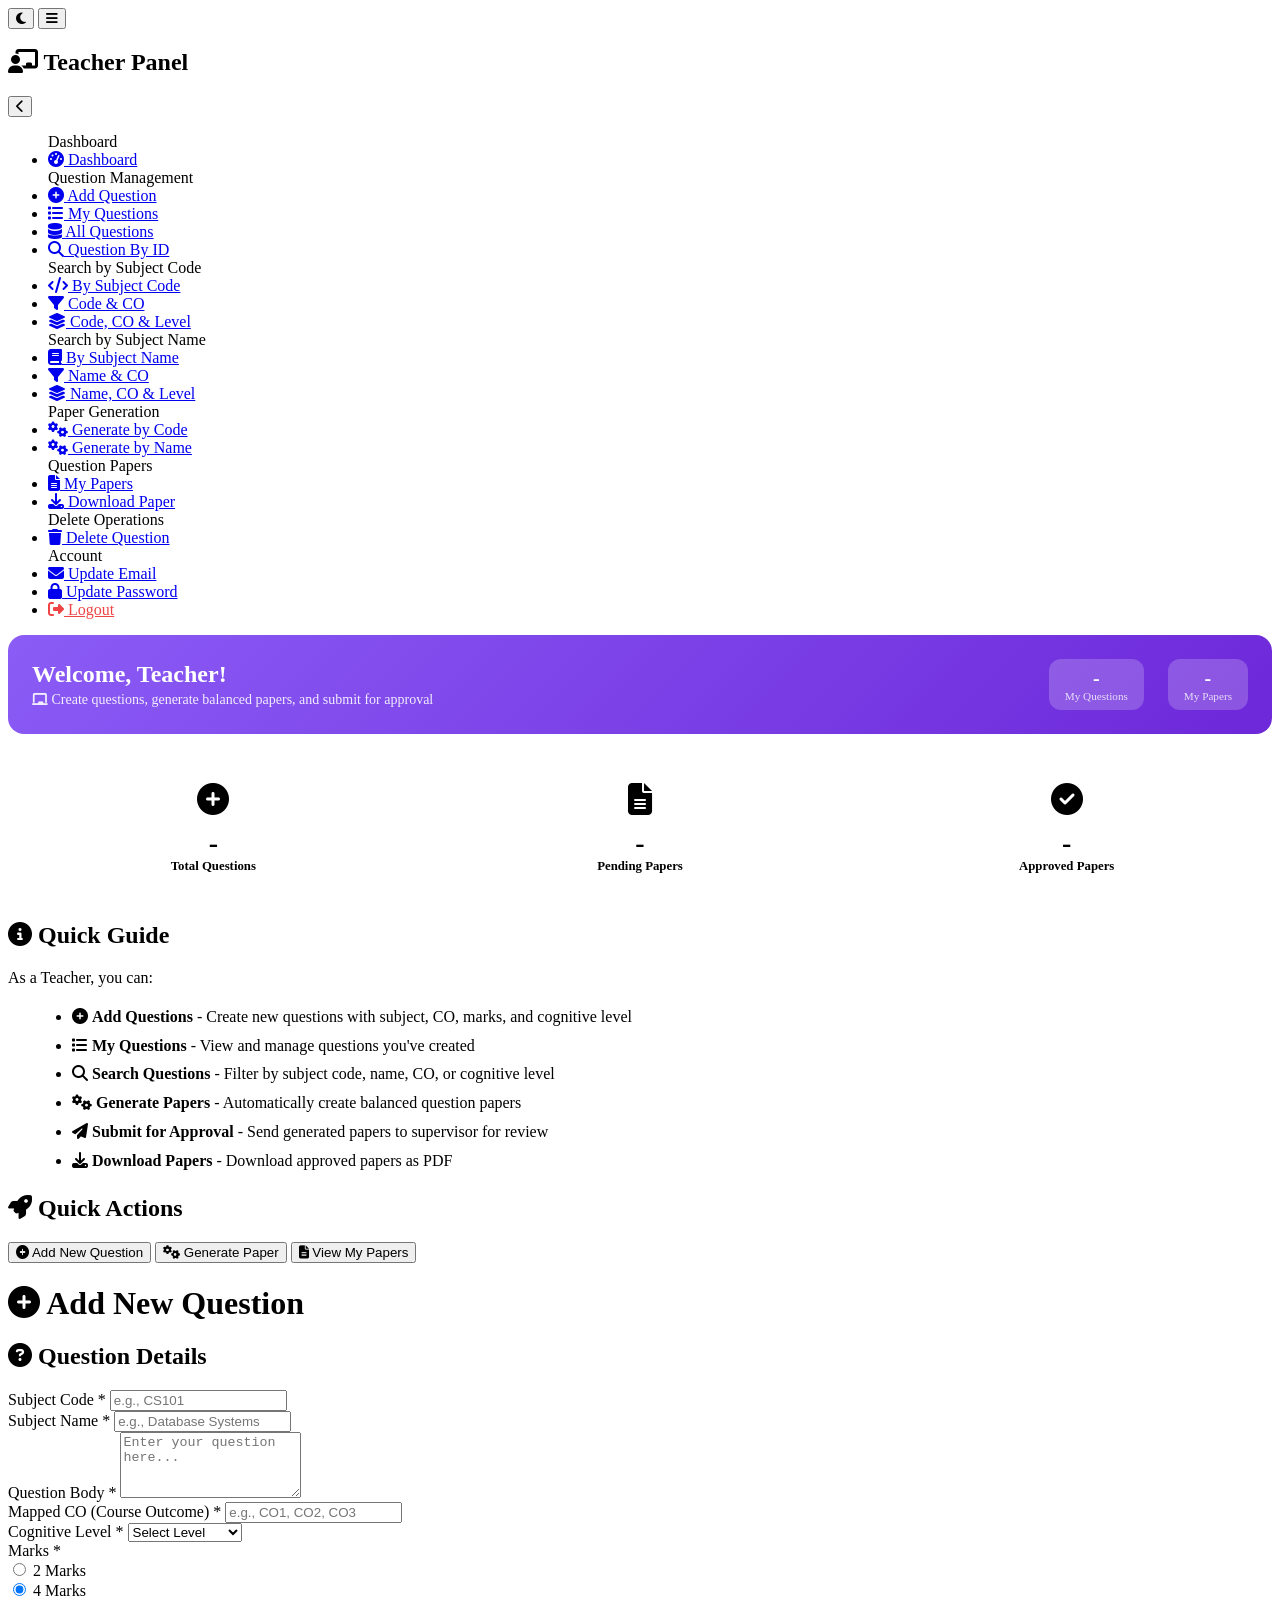
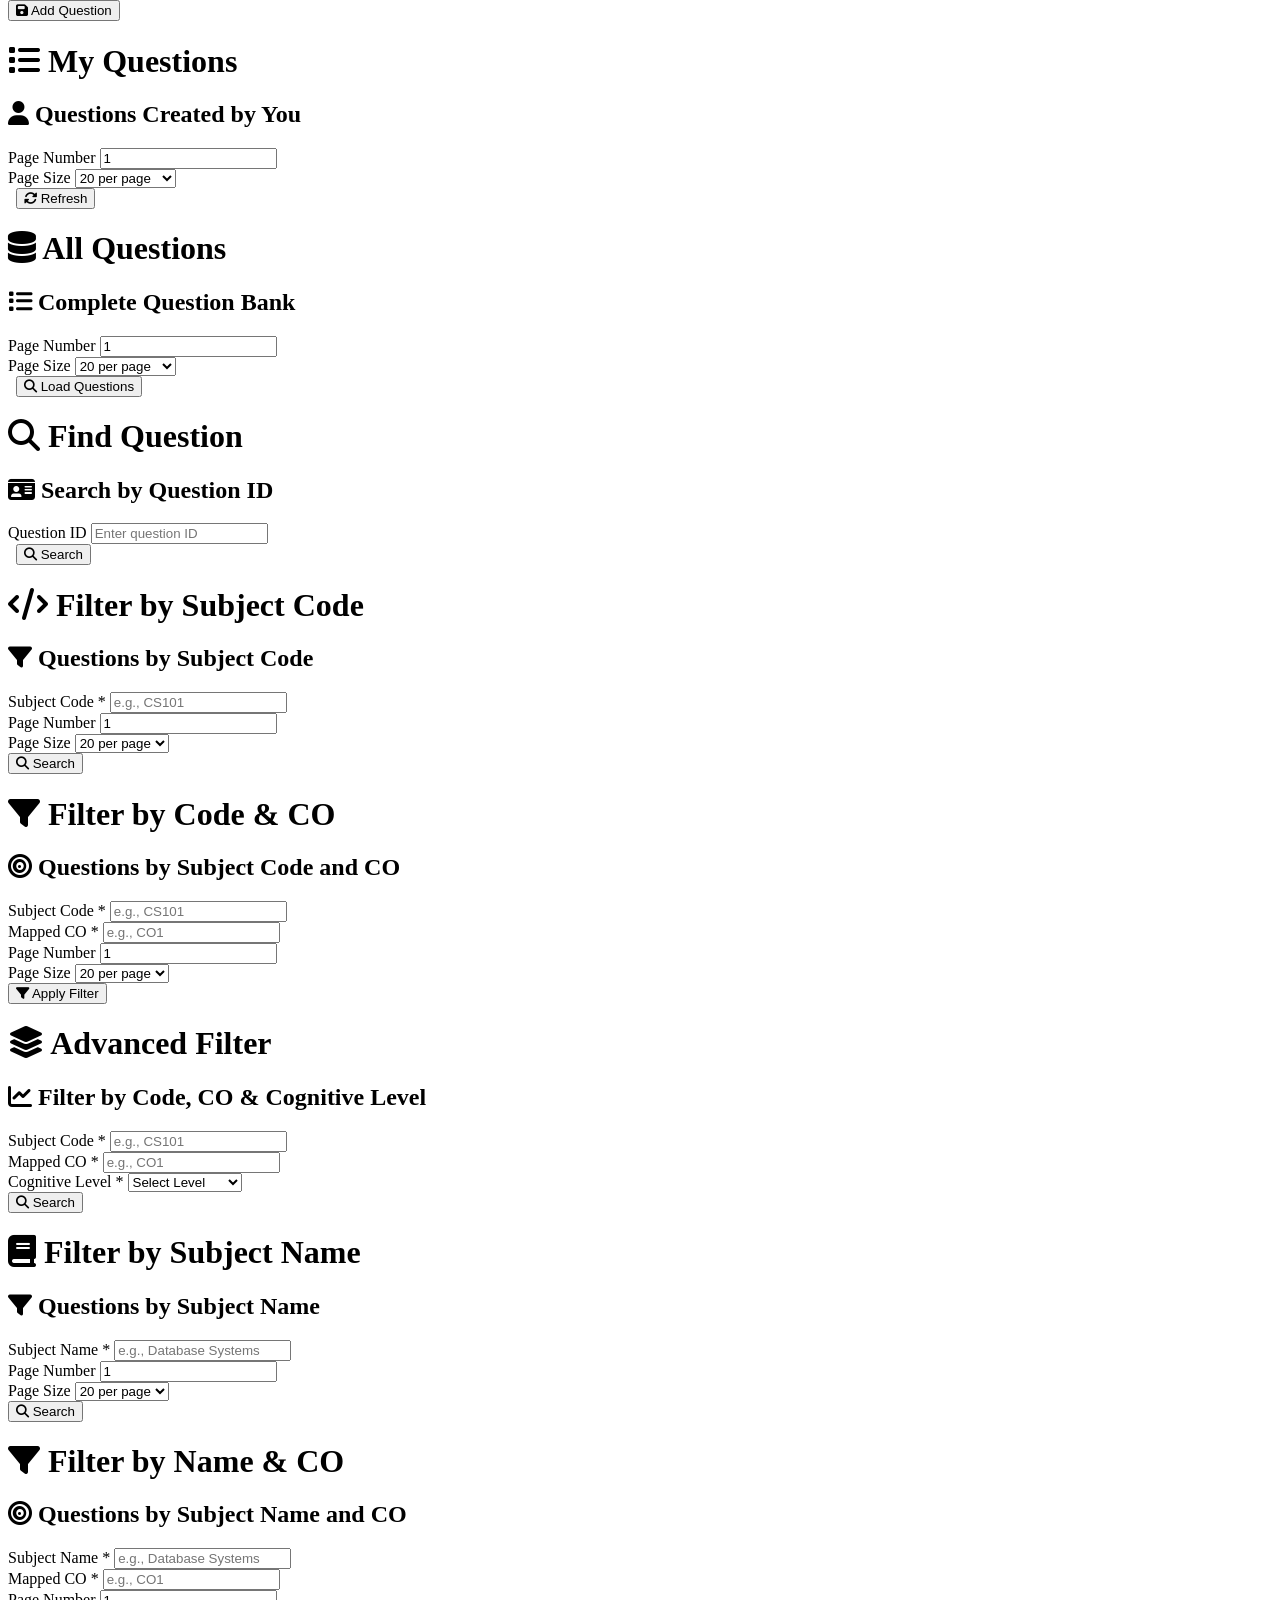
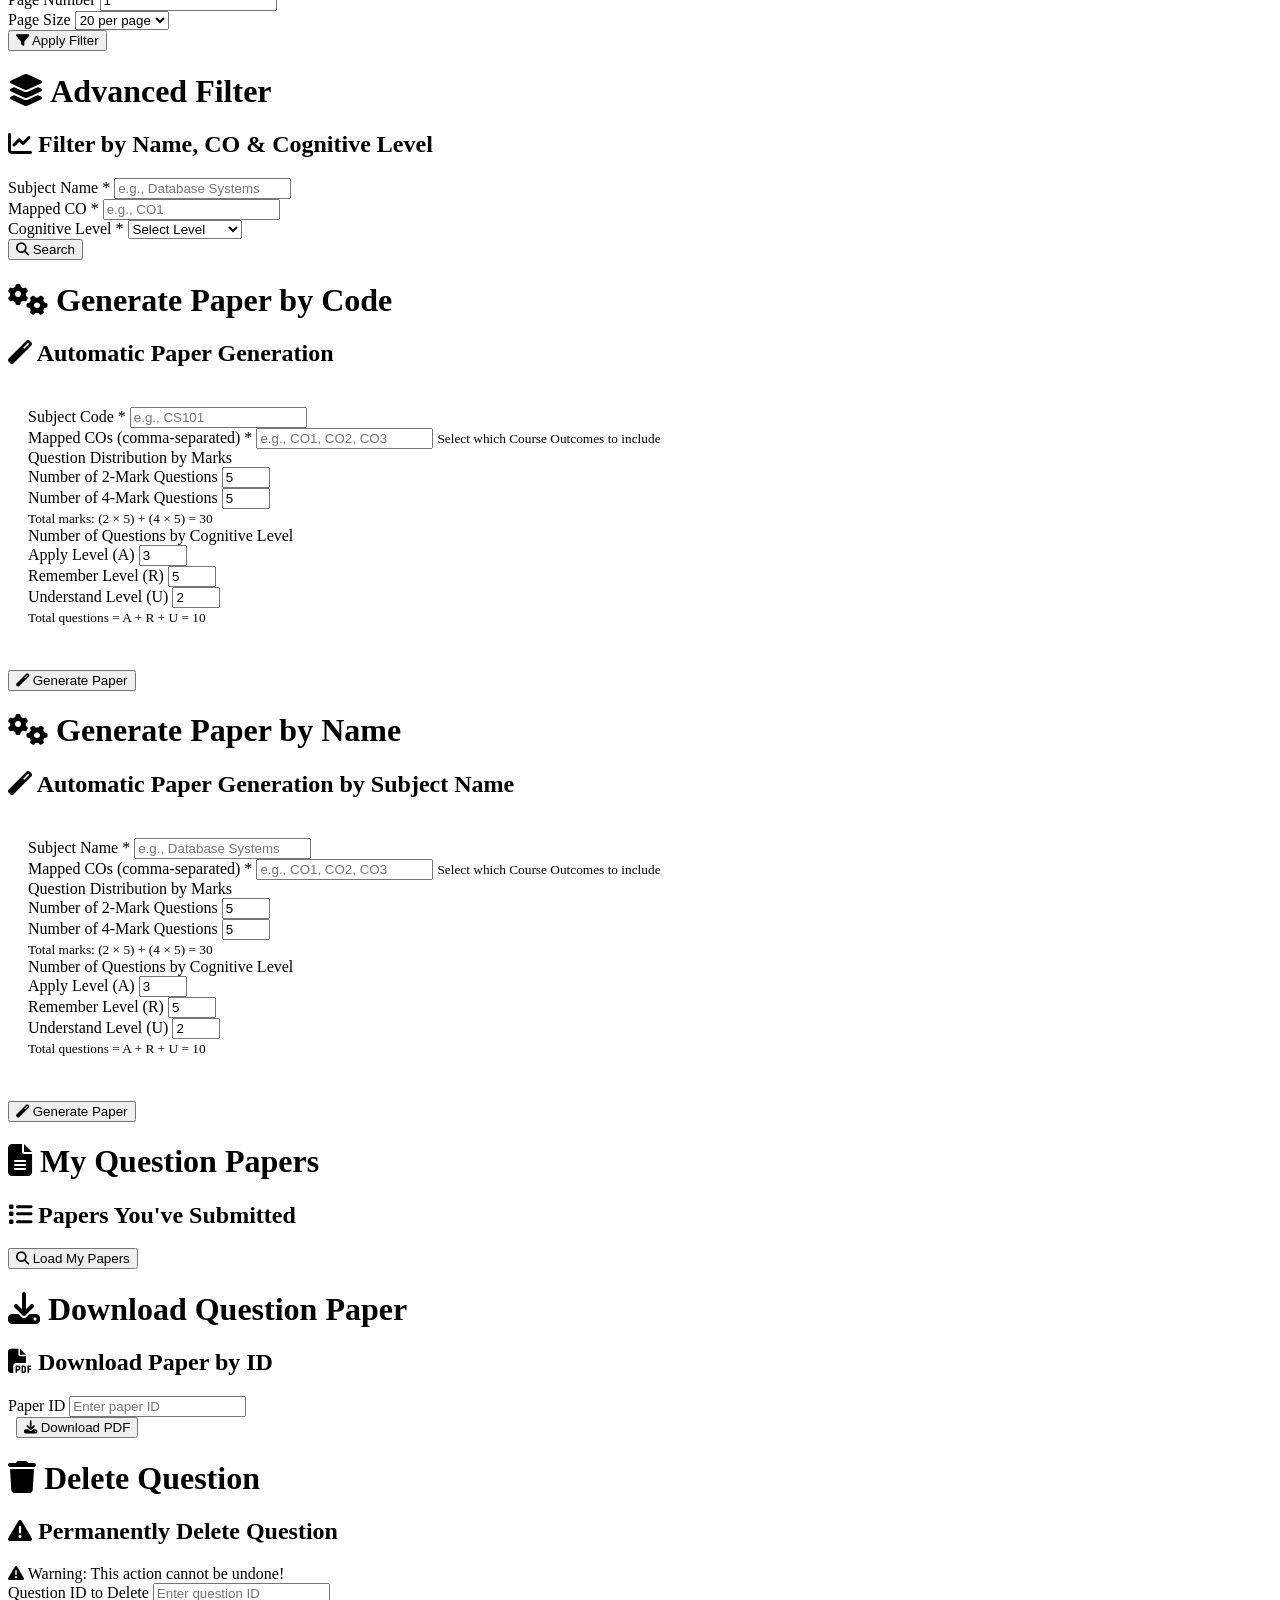
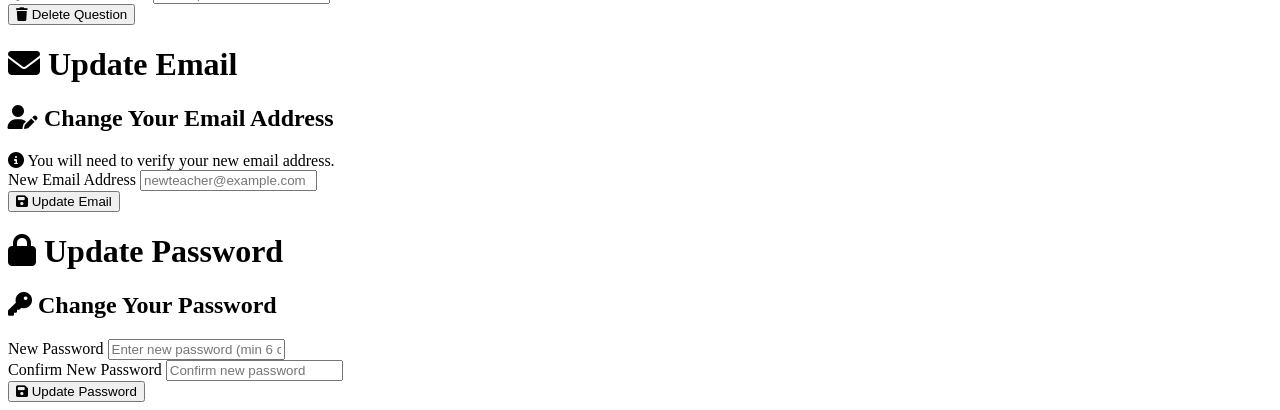
<file: FinalYearProject/src/main/resources/templates/teacher.html>
<!DOCTYPE html>
<html lang="en" xmlns:th="http://www.thymeleaf.org">
<head>
    <meta charset="UTF-8">
    <meta name="viewport" content="width=device-width, initial-scale=1.0">
    <title>QPGen - Teacher Dashboard | Create & Manage Question Papers</title>
    <meta name="description" content="Teacher dashboard - Create questions, generate balanced papers, and submit for approval">

    <!-- Font Awesome 6 -->
    <link rel="stylesheet" href="https://cdnjs.cloudflare.com/ajax/libs/font-awesome/6.4.0/css/all.min.css">

    <!-- Google Fonts -->
    <link href="https://fonts.googleapis.com/css2?family=Inter:opsz,wght@14..32,300;14..32,400;14..32,500;14..32,600;14..32,700;14..32,800&display=swap" rel="stylesheet">

    <!-- Main Styles -->
    <link rel="stylesheet" th:href="@{/css/main.css}">

    <style>
        /* Additional Teacher Dashboard Specific Styles */

        /* Welcome Banner */
        .welcome-banner {
            background: linear-gradient(135deg, #8b5cf6 0%, #6d28d9 100%);
            border-radius: 1rem;
            padding: 1.5rem;
            margin-bottom: 2rem;
            color: white;
            display: flex;
            justify-content: space-between;
            align-items: center;
            flex-wrap: wrap;
            gap: 1rem;
        }

        .welcome-text h2 {
            margin: 0 0 0.25rem 0;
            font-size: 1.5rem;
        }

        .welcome-text p {
            margin: 0;
            opacity: 0.9;
            font-size: 0.875rem;
        }

        .welcome-stats {
            display: flex;
            gap: 1.5rem;
        }

        .stat-badge {
            background: rgba(255, 255, 255, 0.2);
            padding: 0.5rem 1rem;
            border-radius: 0.75rem;
            text-align: center;
        }

        .stat-badge .number {
            font-size: 1.25rem;
            font-weight: 700;
        }

        .stat-badge .label {
            font-size: 0.7rem;
            opacity: 0.8;
        }

        /* Quick Stats Cards */
        .stats-cards {
            display: grid;
            grid-template-columns: repeat(auto-fit, minmax(180px, 1fr));
            gap: 1rem;
            margin-bottom: 2rem;
        }

        .stat-card {
            background: white;
            border-radius: 1rem;
            padding: 1rem;
            text-align: center;
            border-top: 3px solid var(--primary);
            transition: transform 0.2s;
        }

        body.dark-mode .stat-card {
            background: #1e293b;
        }

        .stat-card:hover {
            transform: translateY(-3px);
        }

        .stat-card .stat-icon {
            font-size: 2rem;
            color: var(--primary);
            margin-bottom: 0.5rem;
        }

        .stat-card .stat-number {
            font-size: 1.75rem;
            font-weight: 700;
        }

        .stat-card .stat-label {
            color: var(--gray);
            font-size: 0.8rem;
        }

        /* Generation Form */
        .generation-form {
            background: var(--gray-light);
            border-radius: 1rem;
            padding: 1.25rem;
            margin-bottom: 1.5rem;
        }

        body.dark-mode .generation-form {
            background: #0f172a;
        }

        /* Generated Paper Card */
        .generated-paper-card {
            background: white;
            border-radius: 1rem;
            overflow: hidden;
            box-shadow: var(--shadow-md);
            margin-top: 1.5rem;
            border: 1px solid var(--border);
        }

        body.dark-mode .generated-paper-card {
            background: #1e293b;
        }

        .paper-header {
            display: flex;
            justify-content: space-between;
            align-items: center;
            padding: 1rem 1.5rem;
            background: linear-gradient(135deg, #f3e8ff, #e9d5ff);
            border-bottom: 1px solid var(--border);
        }

        body.dark-mode .paper-header {
            background: #2d2b3e;
        }

        .paper-header h3 {
            margin: 0;
            color: var(--primary-dark);
        }

        .paper-actions {
            display: flex;
            gap: 0.5rem;
        }

        .paper-summary {
            padding: 1rem 1.5rem;
            background: var(--gray-light);
            border-bottom: 1px solid var(--border);
        }

        body.dark-mode .paper-summary {
            background: #0f172a;
        }

        .summary-stats {
            display: flex;
            gap: 2rem;
            flex-wrap: wrap;
        }

        /* Level Tags */
        .level-tag {
            display: inline-block;
            padding: 0.25rem 0.5rem;
            border-radius: 4px;
            font-size: 0.7rem;
            font-weight: 600;
        }

        .level-R { background: #fef3c7; color: #92400e; }
        .level-U { background: #dbeafe; color: #1e40af; }
        .level-A { background: #dcfce7; color: #166534; }

        body.dark-mode .level-R { background: #78350f; color: #fde68a; }
        body.dark-mode .level-U { background: #1e3a8a; color: #bfdbfe; }
        body.dark-mode .level-A { background: #14532d; color: #bbf7d0; }

        /* Question Detail Card */
        .question-detail-card {
            background: white;
            border-radius: 1rem;
            overflow: hidden;
            box-shadow: var(--shadow-md);
            margin-top: 1rem;
        }

        body.dark-mode .question-detail-card {
            background: #1e293b;
        }

        .question-header {
            display: flex;
            justify-content: space-between;
            align-items: center;
            padding: 1rem 1.5rem;
            background: var(--primary-light);
            border-bottom: 1px solid var(--border);
        }

        .question-body {
            padding: 1.5rem;
            font-size: 1rem;
            line-height: 1.6;
            border-bottom: 1px solid var(--border);
        }

        .question-meta-grid {
            padding: 1rem 1.5rem;
            display: grid;
            grid-template-columns: repeat(auto-fit, minmax(200px, 1fr));
            gap: 1rem;
        }

        /* Paper Table */
        .paper-status {
            display: inline-flex;
            align-items: center;
            gap: 0.25rem;
            padding: 0.25rem 0.5rem;
            border-radius: 20px;
            font-size: 0.7rem;
            font-weight: 600;
        }

        .paper-status.approved {
            background: #dcfce7;
            color: #166534;
        }

        .paper-status.pending {
            background: #fef3c7;
            color: #92400e;
        }

        body.dark-mode .paper-status.approved {
            background: #14532d;
            color: #bbf7d0;
        }

        body.dark-mode .paper-status.pending {
            background: #78350f;
            color: #fde68a;
        }

        /* Modal */
        .modal-container {
            max-width: 500px;
        }

        .paper-info-preview {
            background: var(--gray-light);
            padding: 1rem;
            border-radius: 0.5rem;
            margin-top: 1rem;
        }

        body.dark-mode .paper-info-preview {
            background: #0f172a;
        }

        .paper-info-preview p {
            margin: 0.25rem 0;
        }

        /* Pagination Styles - Modern with Arrows */
        .pagination-wrapper {
            margin-top: 1.5rem;
            display: flex;
            flex-direction: column;
            align-items: center;
            gap: 0.75rem;
        }

        .pagination-info {
            font-size: 0.875rem;
            color: var(--gray);
            text-align: center;
        }

        .pagination {
            display: flex;
            flex-wrap: wrap;
            justify-content: center;
            align-items: center;
            gap: 0.25rem;
        }

        .pagination button {
            min-width: 2.5rem;
            height: 2.5rem;
            padding: 0 0.75rem;
            background: var(--gray-light);
            color: var(--dark);
            border: 1px solid var(--border);
            border-radius: 0.5rem;
            cursor: pointer;
            font-size: 0.875rem;
            font-weight: 500;
            transition: all 0.2s ease;
            display: inline-flex;
            align-items: center;
            justify-content: center;
            gap: 0.25rem;
        }

        body.dark-mode .pagination button {
            background: #334155;
            color: #e2e8f0;
            border-color: #475569;
        }

        .pagination button:hover:not(.disabled):not(.active) {
            background: var(--primary);
            color: white;
            border-color: var(--primary);
            transform: translateY(-1px);
        }

        .pagination button.active {
            background: var(--primary);
            color: white;
            border-color: var(--primary);
            box-shadow: var(--shadow-sm);
        }

        .pagination button.disabled {
            opacity: 0.5;
            cursor: not-allowed;
            pointer-events: none;
        }

        .pagination-arrow {
            font-size: 0.875rem;
        }

        .pagination-dots {
            padding: 0 0.25rem;
            color: var(--gray);
            font-size: 0.875rem;
        }

        /* Loading Spinner */
        .loading-spinner {
            text-align: center;
            padding: 2rem;
            color: var(--gray);
        }

        .loading-spinner i {
            font-size: 1.5rem;
            margin-right: 0.5rem;
            color: var(--primary);
        }

        /* Toast Notifications */
        .toast {
            position: fixed;
            bottom: 2rem;
            right: 2rem;
            padding: 0.75rem 1.25rem;
            border-radius: 0.5rem;
            background: white;
            color: var(--dark);
            box-shadow: var(--shadow-lg);
            z-index: 10000;
            display: flex;
            align-items: center;
            gap: 0.5rem;
            font-size: 0.875rem;
            animation: slideInRight 0.3s ease;
        }

        body.dark-mode .toast {
            background: #1e293b;
            color: #e2e8f0;
        }

        .toast-success { border-left: 4px solid var(--success); }
        .toast-error { border-left: 4px solid var(--danger); }
        .toast-info { border-left: 4px solid var(--primary); }

        .toast-success i { color: var(--success); }
        .toast-error i { color: var(--danger); }
        .toast-info i { color: var(--primary); }

        @keyframes slideInRight {
            from { transform: translateX(100%); opacity: 0; }
            to { transform: translateX(0); opacity: 1; }
        }

        /* Cache Indicator */
        .cache-indicator {
            font-size: 0.7rem;
            color: var(--gray);
            margin-left: 0.5rem;
        }

        /* Responsive */
        @media (max-width: 768px) {
            .welcome-banner {
                flex-direction: column;
                text-align: center;
            }

            .stats-cards {
                grid-template-columns: 1fr;
            }

            .paper-header {
                flex-direction: column;
                gap: 0.5rem;
                text-align: center;
            }

            .summary-stats {
                justify-content: center;
            }

            .question-meta-grid {
                grid-template-columns: 1fr;
            }

            .pagination button {
                min-width: 2rem;
                height: 2rem;
                padding: 0 0.5rem;
                font-size: 0.75rem;
            }

            .pagination-dots {
                padding: 0 0.125rem;
            }

            .pagination-info {
                font-size: 0.75rem;
            }

            .toast {
                bottom: 1rem;
                right: 1rem;
                left: 1rem;
                max-width: calc(100% - 2rem);
            }
        }

        /* Update total questions display */
        #totalQuestionsCount {
            font-weight: 600;
            color: var(--primary);
        }

        .stat {
            display: flex;
            align-items: baseline;
            gap: 0.5rem;
        }

        .stat-label {
            font-weight: 600;
            color: var(--dark);
        }

        .stat-value {
            color: var(--primary);
            font-weight: 500;
        }
    </style>
</head>
<body>

<!-- Theme Toggle -->
<button class="theme-toggle" id="themeToggle" title="Toggle Dark Mode">
    <i class="fas fa-moon"></i>
</button>

<!-- Mobile Menu Toggle -->
<button class="mobile-menu-toggle" onclick="toggleMobileMenu()">
    <i class="fas fa-bars"></i>
</button>

<div class="dashboard">
    <!-- Sidebar -->
    <div class="sidebar" id="sidebar">
        <div class="sidebar-header">
            <h2><i class="fas fa-chalkboard-user"></i> Teacher Panel</h2>
            <button class="toggle-btn" id="toggleBtn" onclick="toggleSidebar()">
                <i class="fas fa-chevron-left"></i>
            </button>
        </div>
        <ul>
            <div class="menu-category">Dashboard</div>
            <li><a href="#" onclick="showSection('dashboardHome')" class="active">
                <i class="fas fa-tachometer-alt"></i>
                <span>Dashboard</span>
            </a></li>

            <div class="menu-category">Question Management</div>
            <li><a href="#" onclick="showSectionAndLoad('addQuestion')">
                <i class="fas fa-plus-circle"></i>
                <span>Add Question</span>
            </a></li>
            <li><a href="#" onclick="showSectionAndLoad('myQuestionsPaged')">
                <i class="fas fa-list"></i>
                <span>My Questions</span>
            </a></li>
            <li><a href="#" onclick="showSectionAndLoad('allQuestionsPaged')">
                <i class="fas fa-database"></i>
                <span>All Questions</span>
            </a></li>
            <li><a href="#" onclick="showSection('questionById')">
                <i class="fas fa-search"></i>
                <span>Question By ID</span>
            </a></li>

            <div class="menu-category">Search by Subject Code</div>
            <li><a href="#" onclick="showSection('bySubjectCodePaged')">
                <i class="fas fa-code"></i>
                <span>By Subject Code</span>
            </a></li>
            <li><a href="#" onclick="showSection('bySubjectCodeCOPaged')">
                <i class="fas fa-filter"></i>
                <span>Code & CO</span>
            </a></li>
            <li><a href="#" onclick="showSection('bySubjectCodeCOLevel')">
                <i class="fas fa-layer-group"></i>
                <span>Code, CO & Level</span>
            </a></li>

            <div class="menu-category">Search by Subject Name</div>
            <li><a href="#" onclick="showSection('bySubjectNamePaged')">
                <i class="fas fa-book"></i>
                <span>By Subject Name</span>
            </a></li>
            <li><a href="#" onclick="showSection('bySubjectNameCOPaged')">
                <i class="fas fa-filter"></i>
                <span>Name & CO</span>
            </a></li>
            <li><a href="#" onclick="showSection('bySubjectNameCOLevel')">
                <i class="fas fa-layer-group"></i>
                <span>Name, CO & Level</span>
            </a></li>

            <div class="menu-category">Paper Generation</div>
            <li><a href="#" onclick="showSection('generateByCode')">
                <i class="fas fa-cogs"></i>
                <span>Generate by Code</span>
            </a></li>
            <li><a href="#" onclick="showSection('generateByName')">
                <i class="fas fa-cogs"></i>
                <span>Generate by Name</span>
            </a></li>

            <div class="menu-category">Question Papers</div>
            <li><a href="#" onclick="showSectionAndLoad('myQuestionPapers')">
                <i class="fas fa-file-alt"></i>
                <span>My Papers</span>
            </a></li>
            <li><a href="#" onclick="showSection('paperById')">
                <i class="fas fa-download"></i>
                <span>Download Paper</span>
            </a></li>

            <div class="menu-category">Delete Operations</div>
            <li><a href="#" onclick="showSection('deleteById')">
                <i class="fas fa-trash"></i>
                <span>Delete Question</span>
            </a></li>

            <div class="menu-category">Account</div>
            <li><a href="#" onclick="showSection('updateEmail')">
                <i class="fas fa-envelope"></i>
                <span>Update Email</span>
            </a></li>
            <li><a href="#" onclick="showSection('updatePassword')">
                <i class="fas fa-lock"></i>
                <span>Update Password</span>
            </a></li>

            <li><a href="#" onclick="logout()" style="color: #ef4444;">
                <i class="fas fa-sign-out-alt"></i>
                <span>Logout</span>
            </a></li>
        </ul>
    </div>

    <!-- Main Content -->
    <div class="main-content" id="mainContent">

        <!-- ==================== DASHBOARD HOME ==================== -->
        <div id="dashboardHome" class="section active">
            <div class="welcome-banner">
                <div class="welcome-text">
                    <h2>Welcome, <span id="teacherName">Teacher</span>!</h2>
                    <p><i class="fas fa-chalkboard"></i> Create questions, generate balanced papers, and submit for approval</p>
                </div>
                <div class="welcome-stats">
                    <div class="stat-badge">
                        <div class="number" id="myQuestionsCount">-</div>
                        <div class="label">My Questions</div>
                    </div>
                    <div class="stat-badge">
                        <div class="number" id="myPapersCount">-</div>
                        <div class="label">My Papers</div>
                    </div>
                </div>
            </div>

            <!-- Quick Stats Cards -->
            <div class="stats-cards">
                <div class="stat-card">
                    <div class="stat-icon"><i class="fas fa-plus-circle"></i></div>
                    <div class="stat-number" id="totalQuestions">-</div>
                    <div class="stat-label">Total Questions</div>
                </div>
                <div class="stat-card">
                    <div class="stat-icon"><i class="fas fa-file-alt"></i></div>
                    <div class="stat-number" id="pendingPapersCount">-</div>
                    <div class="stat-label">Pending Papers</div>
                </div>
                <div class="stat-card">
                    <div class="stat-icon"><i class="fas fa-check-circle"></i></div>
                    <div class="stat-number" id="approvedPapersCount">-</div>
                    <div class="stat-label">Approved Papers</div>
                </div>
            </div>

            <div class="card">
                <h2><i class="fas fa-info-circle"></i> Quick Guide</h2>
                <p>As a Teacher, you can:</p>
                <ul style="margin-top: 1rem; margin-left: 1.5rem; line-height: 1.8;">
                    <li><i class="fas fa-plus-circle"></i> <strong>Add Questions</strong> - Create new questions with subject, CO, marks, and cognitive level</li>
                    <li><i class="fas fa-list"></i> <strong>My Questions</strong> - View and manage questions you've created</li>
                    <li><i class="fas fa-search"></i> <strong>Search Questions</strong> - Filter by subject code, name, CO, or cognitive level</li>
                    <li><i class="fas fa-cogs"></i> <strong>Generate Papers</strong> - Automatically create balanced question papers</li>
                    <li><i class="fas fa-paper-plane"></i> <strong>Submit for Approval</strong> - Send generated papers to supervisor for review</li>
                    <li><i class="fas fa-download"></i> <strong>Download Papers</strong> - Download approved papers as PDF</li>
                </ul>
            </div>

            <div class="card">
                <h2><i class="fas fa-rocket"></i> Quick Actions</h2>
                <div class="action-buttons">
                    <button onclick="showSectionAndLoad('addQuestion')" class="success">
                        <i class="fas fa-plus-circle"></i> Add New Question
                    </button>
                    <button onclick="showSection('generateByCode')" class="primary">
                        <i class="fas fa-cogs"></i> Generate Paper
                    </button>
                    <button onclick="showSectionAndLoad('myQuestionPapers')" class="secondary">
                        <i class="fas fa-file-alt"></i> View My Papers
                    </button>
                </div>
            </div>
        </div>

        <!-- ==================== ADD QUESTION ==================== -->
        <div id="addQuestion" class="section">
            <h1><i class="fas fa-plus-circle"></i> Add New Question</h1>
            <div class="card">
                <h2><i class="fas fa-question-circle"></i> Question Details</h2>
                <form id="addQuestionForm">
                    <div class="form-row">
                        <div class="form-group">
                            <label>Subject Code *</label>
                            <input type="text" id="subjectCode" placeholder="e.g., CS101" required>
                        </div>
                        <div class="form-group">
                            <label>Subject Name *</label>
                            <input type="text" id="subjectName" placeholder="e.g., Database Systems" required>
                        </div>
                    </div>

                    <div class="form-group">
                        <label>Question Body *</label>
                        <textarea id="questionBody" rows="4" placeholder="Enter your question here..." required></textarea>
                    </div>

                    <div class="form-row">
                        <div class="form-group">
                            <label>Mapped CO (Course Outcome) *</label>
                            <input type="text" id="mappedCO" placeholder="e.g., CO1, CO2, CO3" required>
                        </div>
                        <div class="form-group">
                            <label>Cognitive Level *</label>
                            <select id="cognitiveLevel" required>
                                <option value="">Select Level</option>
                                <option value="R">Remember (R)</option>
                                <option value="U">Understand (U)</option>
                                <option value="A">Apply (A)</option>
                            </select>
                        </div>
                    </div>

                    <div class="form-group">
                        <label>Marks *</label>
                        <div class="marks-options">
                            <div class="mark-option">
                                <input type="radio" id="marks2" name="marks" value="2">
                                <label for="marks2">2 Marks</label>
                            </div>
                            <div class="mark-option">
                                <input type="radio" id="marks4" name="marks" value="4" checked>
                                <label for="marks4">4 Marks</label>
                            </div>
                        </div>
                    </div>

                    <button type="submit" class="success">
                        <i class="fas fa-save"></i> Add Question
                    </button>
                </form>
                <div id="addQuestionResult"></div>
            </div>
        </div>

        <!-- ==================== MY QUESTIONS PAGINATED ==================== -->
        <div id="myQuestionsPaged" class="section">
            <h1><i class="fas fa-list"></i> My Questions <span id="myQuestionsCacheIndicator" class="cache-indicator"></span></h1>
            <div class="card">
                <h2><i class="fas fa-user"></i> Questions Created by You</h2>
                <div class="form-row">
                    <div class="form-group">
                        <label>Page Number</label>
                        <input type="number" id="myQuestionsPageNo" value="1" min="1">
                    </div>
                    <div class="form-group">
                        <label>Page Size</label>
                        <select id="myQuestionsPageSize">
                            <option value="10">10 per page</option>
                            <option value="20" selected>20 per page</option>
                            <option value="50">50 per page</option>
                            <option value="100">100 per page</option>
                        </select>
                    </div>
                    <div class="form-group">
                        <label>&nbsp;</label>
                        <button onclick="loadMyQuestionsPaged(true)">
                            <i class="fas fa-sync-alt"></i> Refresh
                        </button>
                    </div>
                </div>
                <div id="myQuestionsPagedResult"></div>
                <div id="myQuestionsPagination"></div>
            </div>
        </div>

        <!-- ==================== ALL QUESTIONS PAGINATED ==================== -->
        <div id="allQuestionsPaged" class="section">
            <h1><i class="fas fa-database"></i> All Questions</h1>
            <div class="card">
                <h2><i class="fas fa-list"></i> Complete Question Bank</h2>
                <div class="form-row">
                    <div class="form-group">
                        <label>Page Number</label>
                        <input type="number" id="allQuestionsPageNo" value="1" min="1">
                    </div>
                    <div class="form-group">
                        <label>Page Size</label>
                        <select id="allQuestionsPageSize">
                            <option value="10">10 per page</option>
                            <option value="20" selected>20 per page</option>
                            <option value="50">50 per page</option>
                            <option value="100">100 per page</option>
                        </select>
                    </div>
                    <div class="form-group">
                        <label>&nbsp;</label>
                        <button onclick="loadAllQuestionsPaged()">
                            <i class="fas fa-search"></i> Load Questions
                        </button>
                    </div>
                </div>
                <div id="allQuestionsPagedResult"></div>
                <div id="allQuestionsPagination"></div>
            </div>
        </div>

        <!-- ==================== QUESTION BY ID ==================== -->
        <div id="questionById" class="section">
            <h1><i class="fas fa-search"></i> Find Question</h1>
            <div class="card">
                <h2><i class="fas fa-id-card"></i> Search by Question ID</h2>
                <div class="form-row">
                    <div class="form-group">
                        <label>Question ID</label>
                        <input type="number" id="questionId" placeholder="Enter question ID">
                    </div>
                    <div class="form-group">
                        <label>&nbsp;</label>
                        <button onclick="findQuestionById()">
                            <i class="fas fa-search"></i> Search
                        </button>
                    </div>
                </div>
                <div id="questionByIdResult"></div>
            </div>
        </div>

        <!-- ==================== BY SUBJECT CODE PAGINATED ==================== -->
        <div id="bySubjectCodePaged" class="section">
            <h1><i class="fas fa-code"></i> Filter by Subject Code</h1>
            <div class="card">
                <h2><i class="fas fa-filter"></i> Questions by Subject Code</h2>
                <div class="form-row">
                    <div class="form-group">
                        <label>Subject Code *</label>
                        <input type="text" id="subjectCodePaged" placeholder="e.g., CS101">
                    </div>
                    <div class="form-group">
                        <label>Page Number</label>
                        <input type="number" id="subjectCodePageNo" value="1" min="1">
                    </div>
                    <div class="form-group">
                        <label>Page Size</label>
                        <select id="subjectCodePageSize">
                            <option value="10">10 per page</option>
                            <option value="20" selected>20 per page</option>
                            <option value="50">50 per page</option>
                        </select>
                    </div>
                </div>
                <button onclick="searchBySubjectCodePaged()">
                    <i class="fas fa-search"></i> Search
                </button>
                <div id="bySubjectCodePagedResult"></div>
                <div id="subjectCodePagination"></div>
            </div>
        </div>

        <!-- ==================== BY SUBJECT CODE & CO ==================== -->
        <div id="bySubjectCodeCOPaged" class="section">
            <h1><i class="fas fa-filter"></i> Filter by Code & CO</h1>
            <div class="card">
                <h2><i class="fas fa-bullseye"></i> Questions by Subject Code and CO</h2>
                <div class="form-row">
                    <div class="form-group">
                        <label>Subject Code *</label>
                        <input type="text" id="subjectCodeCOPaged" placeholder="e.g., CS101">
                    </div>
                    <div class="form-group">
                        <label>Mapped CO *</label>
                        <input type="text" id="mappedCOPaged" placeholder="e.g., CO1">
                    </div>
                </div>
                <div class="form-row">
                    <div class="form-group">
                        <label>Page Number</label>
                        <input type="number" id="subjectCodeCOPageNo" value="1" min="1">
                    </div>
                    <div class="form-group">
                        <label>Page Size</label>
                        <select id="subjectCodeCOPageSize">
                            <option value="10">10 per page</option>
                            <option value="20" selected>20 per page</option>
                            <option value="50">50 per page</option>
                        </select>
                    </div>
                </div>
                <button onclick="searchBySubjectCodeCOPaged()">
                    <i class="fas fa-filter"></i> Apply Filter
                </button>
                <div id="bySubjectCodeCOPagedResult"></div>
                <div id="subjectCodeCOPagination"></div>
            </div>
        </div>

        <!-- ==================== BY SUBJECT CODE, CO & LEVEL ==================== -->
        <div id="bySubjectCodeCOLevel" class="section">
            <h1><i class="fas fa-layer-group"></i> Advanced Filter</h1>
            <div class="card">
                <h2><i class="fas fa-chart-line"></i> Filter by Code, CO & Cognitive Level</h2>
                <div class="form-row">
                    <div class="form-group">
                        <label>Subject Code *</label>
                        <input type="text" id="subjectCodeCOLevel" placeholder="e.g., CS101">
                    </div>
                    <div class="form-group">
                        <label>Mapped CO *</label>
                        <input type="text" id="mappedCOLevel" placeholder="e.g., CO1">
                    </div>
                    <div class="form-group">
                        <label>Cognitive Level *</label>
                        <select id="cognitiveLevelCode">
                            <option value="">Select Level</option>
                            <option value="R">Remember (R)</option>
                            <option value="U">Understand (U)</option>
                            <option value="A">Apply (A)</option>
                        </select>
                    </div>
                </div>
                <button onclick="searchBySubjectCodeCOLevel()">
                    <i class="fas fa-search"></i> Search
                </button>
                <div id="bySubjectCodeCOLevelResult"></div>
            </div>
        </div>

        <!-- ==================== BY SUBJECT NAME PAGINATED ==================== -->
        <div id="bySubjectNamePaged" class="section">
            <h1><i class="fas fa-book"></i> Filter by Subject Name</h1>
            <div class="card">
                <h2><i class="fas fa-filter"></i> Questions by Subject Name</h2>
                <div class="form-row">
                    <div class="form-group">
                        <label>Subject Name *</label>
                        <input type="text" id="subjectNamePaged" placeholder="e.g., Database Systems">
                    </div>
                    <div class="form-group">
                        <label>Page Number</label>
                        <input type="number" id="subjectNamePageNo" value="1" min="1">
                    </div>
                    <div class="form-group">
                        <label>Page Size</label>
                        <select id="subjectNamePageSize">
                            <option value="10">10 per page</option>
                            <option value="20" selected>20 per page</option>
                            <option value="50">50 per page</option>
                        </select>
                    </div>
                </div>
                <button onclick="searchBySubjectNamePaged()">
                    <i class="fas fa-search"></i> Search
                </button>
                <div id="bySubjectNamePagedResult"></div>
                <div id="subjectNamePagination"></div>
            </div>
        </div>

        <!-- ==================== BY SUBJECT NAME & CO ==================== -->
        <div id="bySubjectNameCOPaged" class="section">
            <h1><i class="fas fa-filter"></i> Filter by Name & CO</h1>
            <div class="card">
                <h2><i class="fas fa-bullseye"></i> Questions by Subject Name and CO</h2>
                <div class="form-row">
                    <div class="form-group">
                        <label>Subject Name *</label>
                        <input type="text" id="subjectNameCOPaged" placeholder="e.g., Database Systems">
                    </div>
                    <div class="form-group">
                        <label>Mapped CO *</label>
                        <input type="text" id="mappedCONamePaged" placeholder="e.g., CO1">
                    </div>
                </div>
                <div class="form-row">
                    <div class="form-group">
                        <label>Page Number</label>
                        <input type="number" id="subjectNameCOPageNo" value="1" min="1">
                    </div>
                    <div class="form-group">
                        <label>Page Size</label>
                        <select id="subjectNameCOPageSize">
                            <option value="10">10 per page</option>
                            <option value="20" selected>20 per page</option>
                            <option value="50">50 per page</option>
                        </select>
                    </div>
                </div>
                <button onclick="searchBySubjectNameCOPaged()">
                    <i class="fas fa-filter"></i> Apply Filter
                </button>
                <div id="bySubjectNameCOPagedResult"></div>
                <div id="subjectNameCOPagination"></div>
            </div>
        </div>

        <!-- ==================== BY SUBJECT NAME, CO & LEVEL ==================== -->
        <div id="bySubjectNameCOLevel" class="section">
            <h1><i class="fas fa-layer-group"></i> Advanced Filter</h1>
            <div class="card">
                <h2><i class="fas fa-chart-line"></i> Filter by Name, CO & Cognitive Level</h2>
                <div class="form-row">
                    <div class="form-group">
                        <label>Subject Name *</label>
                        <input type="text" id="subjectNameCOLevel" placeholder="e.g., Database Systems">
                    </div>
                    <div class="form-group">
                        <label>Mapped CO *</label>
                        <input type="text" id="mappedCONameLevel" placeholder="e.g., CO1">
                    </div>
                    <div class="form-group">
                        <label>Cognitive Level *</label>
                        <select id="cognitiveLevelName">
                            <option value="">Select Level</option>
                            <option value="R">Remember (R)</option>
                            <option value="U">Understand (U)</option>
                            <option value="A">Apply (A)</option>
                        </select>
                    </div>
                </div>
                <button onclick="searchBySubjectNameCOLevel()">
                    <i class="fas fa-search"></i> Search
                </button>
                <div id="bySubjectNameCOLevelResult"></div>
            </div>
        </div>

        <!-- ==================== GENERATE BY CODE ==================== -->
        <div id="generateByCode" class="section">
            <h1><i class="fas fa-cogs"></i> Generate Paper by Code</h1>
            <div class="card">
                <h2><i class="fas fa-magic"></i> Automatic Paper Generation</h2>

                <div class="generation-form">
                    <div class="form-group">
                        <label>Subject Code *</label>
                        <input type="text" id="genSubjectCode" placeholder="e.g., CS101">
                    </div>

                    <div class="form-group">
                        <label>Mapped COs (comma-separated) *</label>
                        <input type="text" id="genMappedCOs" placeholder="e.g., CO1, CO2, CO3">
                        <small>Select which Course Outcomes to include</small>
                    </div>

                    <div class="form-group">
                        <label>Question Distribution by Marks</label>
                        <div class="form-row">
                            <div class="form-group">
                                <label>Number of 2-Mark Questions</label>
                                <input type="number" id="gen2Marks" min="0" max="50" value="5">
                            </div>
                            <div class="form-group">
                                <label>Number of 4-Mark Questions</label>
                                <input type="number" id="gen4Marks" min="0" max="50" value="5">
                            </div>
                        </div>
                        <small>Total marks: <span id="genTotalMarksDisplay">(2 × 5) + (4 × 5) = 30</span></small>
                    </div>

                    <div class="form-group">
                        <label>Number of Questions by Cognitive Level</label>
                        <div class="form-row">
                            <div class="form-group">
                                <label>Apply Level (A)</label>
                                <input type="number" id="genA" min="0" max="50" value="3">
                            </div>
                            <div class="form-group">
                                <label>Remember Level (R)</label>
                                <input type="number" id="genR" min="0" max="50" value="5">
                            </div>
                            <div class="form-group">
                                <label>Understand Level (U)</label>
                                <input type="number" id="genU" min="0" max="50" value="2">
                            </div>
                        </div>
                        <small>Total questions = A + R + U = <span id="totalQuestionsCountGen">10</span></small>
                    </div>
                </div>

                <button onclick="generateByCode()" class="success">
                    <i class="fas fa-magic"></i> Generate Paper
                </button>

                <div id="generatedPaper"></div>
            </div>
        </div>

        <!-- ==================== GENERATE BY NAME ==================== -->
        <div id="generateByName" class="section">
            <h1><i class="fas fa-cogs"></i> Generate Paper by Name</h1>
            <div class="card">
                <h2><i class="fas fa-magic"></i> Automatic Paper Generation by Subject Name</h2>

                <div class="generation-form">
                    <div class="form-group">
                        <label>Subject Name *</label>
                        <input type="text" id="genSubjectName" placeholder="e.g., Database Systems">
                    </div>

                    <div class="form-group">
                        <label>Mapped COs (comma-separated) *</label>
                        <input type="text" id="genByNameMappedCOs" placeholder="e.g., CO1, CO2, CO3">
                        <small>Select which Course Outcomes to include</small>
                    </div>

                    <div class="form-group">
                        <label>Question Distribution by Marks</label>
                        <div class="form-row">
                            <div class="form-group">
                                <label>Number of 2-Mark Questions</label>
                                <input type="number" id="genByName2Marks" min="0" max="50" value="5">
                            </div>
                            <div class="form-group">
                                <label>Number of 4-Mark Questions</label>
                                <input type="number" id="genByName4Marks" min="0" max="50" value="5">
                            </div>
                        </div>
                        <small>Total marks: <span id="genByNameTotalMarksDisplay">(2 × 5) + (4 × 5) = 30</span></small>
                    </div>

                    <div class="form-group">
                        <label>Number of Questions by Cognitive Level</label>
                        <div class="form-row">
                            <div class="form-group">
                                <label>Apply Level (A)</label>
                                <input type="number" id="genByNameA" min="0" max="50" value="3">
                            </div>
                            <div class="form-group">
                                <label>Remember Level (R)</label>
                                <input type="number" id="genByNameR" min="0" max="50" value="5">
                            </div>
                            <div class="form-group">
                                <label>Understand Level (U)</label>
                                <input type="number" id="genByNameU" min="0" max="50" value="2">
                            </div>
                        </div>
                        <small>Total questions = A + R + U = <span id="totalQuestionsCountGenByName">10</span></small>
                    </div>
                </div>

                <button onclick="generateByName()" class="success">
                    <i class="fas fa-magic"></i> Generate Paper
                </button>

                <div id="generatedPaperByName"></div>
            </div>
        </div>

        <!-- ==================== MY QUESTION PAPERS ==================== -->
        <div id="myQuestionPapers" class="section">
            <h1><i class="fas fa-file-alt"></i> My Question Papers</h1>
            <div class="card">
                <h2><i class="fas fa-list"></i> Papers You've Submitted</h2>
                <button onclick="myQuestionPaper()" class="primary">
                    <i class="fas fa-search"></i> Load My Papers
                </button>
                <div id="myQuestionPapersResult"></div>
            </div>
        </div>

        <!-- ==================== DOWNLOAD PAPER BY ID ==================== -->
        <div id="paperById" class="section">
            <h1><i class="fas fa-download"></i> Download Question Paper</h1>
            <div class="card">
                <h2><i class="fas fa-file-pdf"></i> Download Paper by ID</h2>
                <div class="form-row">
                    <div class="form-group">
                        <label>Paper ID</label>
                        <input type="number" id="paperId" placeholder="Enter paper ID">
                    </div>
                    <div class="form-group">
                        <label>&nbsp;</label>
                        <button onclick="downloadQuestionPaper()" class="success">
                            <i class="fas fa-download"></i> Download PDF
                        </button>
                    </div>
                </div>
                <div id="paperByIdResult"></div>
            </div>
        </div>

        <!-- ==================== DELETE BY ID ==================== -->
        <div id="deleteById" class="section">
            <h1><i class="fas fa-trash"></i> Delete Question</h1>
            <div class="card">
                <h2><i class="fas fa-exclamation-triangle"></i> Permanently Delete Question</h2>
                <div class="alert warning">
                    <i class="fas fa-exclamation-triangle"></i> Warning: This action cannot be undone!
                </div>
                <div class="form-group">
                    <label>Question ID to Delete</label>
                    <input type="number" id="deleteId" placeholder="Enter question ID">
                </div>
                <button class="delete" onclick="deleteById()">
                    <i class="fas fa-trash"></i> Delete Question
                </button>
                <div id="deleteByIdResult"></div>
            </div>
        </div>

        <!-- ==================== UPDATE EMAIL ==================== -->
        <div id="updateEmail" class="section">
            <h1><i class="fas fa-envelope"></i> Update Email</h1>
            <div class="card">
                <h2><i class="fas fa-user-edit"></i> Change Your Email Address</h2>
                <div class="alert info">
                    <i class="fas fa-info-circle"></i> You will need to verify your new email address.
                </div>
                <div class="form-group">
                    <label>New Email Address</label>
                    <input type="email" id="newEmail" placeholder="newteacher@example.com">
                </div>
                <button onclick="updateEmail()">
                    <i class="fas fa-save"></i> Update Email
                </button>
                <div id="updateEmailResult"></div>
            </div>
        </div>

        <!-- ==================== UPDATE PASSWORD ==================== -->
        <div id="updatePassword" class="section">
            <h1><i class="fas fa-lock"></i> Update Password</h1>
            <div class="card">
                <h2><i class="fas fa-key"></i> Change Your Password</h2>
                <div class="form-group">
                    <label>New Password</label>
                    <input type="password" id="newPassword" placeholder="Enter new password (min 6 characters)">
                </div>
                <div class="form-group">
                    <label>Confirm New Password</label>
                    <input type="password" id="confirmPassword" placeholder="Confirm new password">
                </div>
                <button onclick="updatePassword()">
                    <i class="fas fa-save"></i> Update Password
                </button>
                <div id="updatePasswordResult"></div>
            </div>
        </div>

    </div>
</div>

<!-- Scripts -->
<script th:src="@{/js/api.js}"></script>
<script th:src="@{/js/common-dashboard.js}"></script>
<script th:src="@{/js/teacher-dashboard.js}"></script>

<script>
    // Cache for My Questions data
    let myQuestionsCache = {
        data: null,
        currentPage: 1,
        pageSize: 20,
        totalPages: 0,
        hasCache: false
    };

    // Update total questions count display
    document.addEventListener('DOMContentLoaded', function() {
        // Update total questions count in generation form
        const genA = document.getElementById('genA');
        const genR = document.getElementById('genR');
        const genU = document.getElementById('genU');
        const totalSpan = document.getElementById('totalQuestionsCountGen');

        function updateTotal() {
            const total = (parseInt(genA.value) || 0) + (parseInt(genR.value) || 0) + (parseInt(genU.value) || 0);
            if (totalSpan) totalSpan.textContent = total;
        }

        if (genA && genR && genU) {
            genA.addEventListener('input', updateTotal);
            genR.addEventListener('input', updateTotal);
            genU.addEventListener('input', updateTotal);
            updateTotal();
        }

        // For generate by name section
        const genByNameA = document.getElementById('genByNameA');
        const genByNameR = document.getElementById('genByNameR');
        const genByNameU = document.getElementById('genByNameU');
        const totalByNameSpan = document.getElementById('totalQuestionsCountGenByName');

        function updateTotalByName() {
            const total = (parseInt(genByNameA.value) || 0) + (parseInt(genByNameR.value) || 0) + (parseInt(genByNameU.value) || 0);
            if (totalByNameSpan) totalByNameSpan.textContent = total;
        }

        if (genByNameA && genByNameR && genByNameU) {
            genByNameA.addEventListener('input', updateTotalByName);
            genByNameR.addEventListener('input', updateTotalByName);
            genByNameU.addEventListener('input', updateTotalByName);
            updateTotalByName();
        }

        // Set teacher name from token
        const token = AuthAPI.getToken();
        if (token) {
            try {
                const tokenData = AuthAPI.parseJwt(token);
                const teacherName = tokenData.name || tokenData.sub || 'Teacher';
                const teacherNameElem = document.getElementById('teacherName');
                if (teacherNameElem) teacherNameElem.textContent = teacherName;
            } catch (e) {
                console.error('Error parsing token:', e);
            }
        }

        // Load dashboard stats
        setTimeout(async function() {
            if (typeof loadMyQuestionsPaged === 'function') {
                try {
                    const myQuestionsData = await TeacherAPI.getMyQuestionsPaged(0, 1);
                    const myQuestionsCountElem = document.getElementById('myQuestionsCount');
                    if (myQuestionsCountElem && myQuestionsData) {
                        myQuestionsCountElem.textContent = myQuestionsData.page?.totalElements || myQuestionsData.totalElements || 0;
                    }

                    const allQuestionsData = await TeacherAPI.getAllQuestionsPaged(0, 1);
                    const totalQuestionsElem = document.getElementById('totalQuestions');
                    if (totalQuestionsElem && allQuestionsData) {
                        totalQuestionsElem.textContent = allQuestionsData.page?.totalElements || allQuestionsData.totalElements || 0;
                    }
                } catch (e) {
                    console.error('Failed to load stats:', e);
                }
            }
        }, 500);
    });

    // Show section and load data only once for cached sections
    let sectionLoaded = {
        myQuestionsPaged: false,
        allQuestionsPaged: false,
        myQuestionPapers: false
    };

    function showSectionAndLoad(sectionId) {
        showSection(sectionId);

        // Load data only once for these sections
        if (sectionId === 'myQuestionsPaged' && !sectionLoaded.myQuestionsPaged) {
            sectionLoaded.myQuestionsPaged = true;
            loadMyQuestionsPaged(true);
        } else if (sectionId === 'myQuestionsPaged' && sectionLoaded.myQuestionsPaged) {
            // Show cached data
            if (myQuestionsCache.hasCache) {
                displayCachedMyQuestions();
            }
        } else if (sectionId === 'allQuestionsPaged' && !sectionLoaded.allQuestionsPaged) {
            sectionLoaded.allQuestionsPaged = true;
            loadAllQuestionsPaged();
        } else if (sectionId === 'myQuestionPapers' && !sectionLoaded.myQuestionPapers) {
            sectionLoaded.myQuestionPapers = true;
            myQuestionPaper();
        }
    }

    function displayCachedMyQuestions() {
        if (myQuestionsCache.hasCache && myQuestionsCache.data) {
            const resultDiv = document.getElementById('myQuestionsPagedResult');
            const paginationDiv = document.getElementById('myQuestionsPagination');
            const cacheIndicator = document.getElementById('myQuestionsCacheIndicator');

            if (cacheIndicator) {
                cacheIndicator.innerHTML = '<i class="fas fa-database"></i> Cached';
                setTimeout(() => {
                    if (cacheIndicator) cacheIndicator.innerHTML = '';
                }, 3000);
            }

            if (typeof displayQuestionsTable === 'function') {
                displayQuestionsTable('myQuestionsPagedResult', myQuestionsCache.data, 'myQuestionsPagination', true);
            }
        }
    }
</script>

</body>
</html>
</file>
